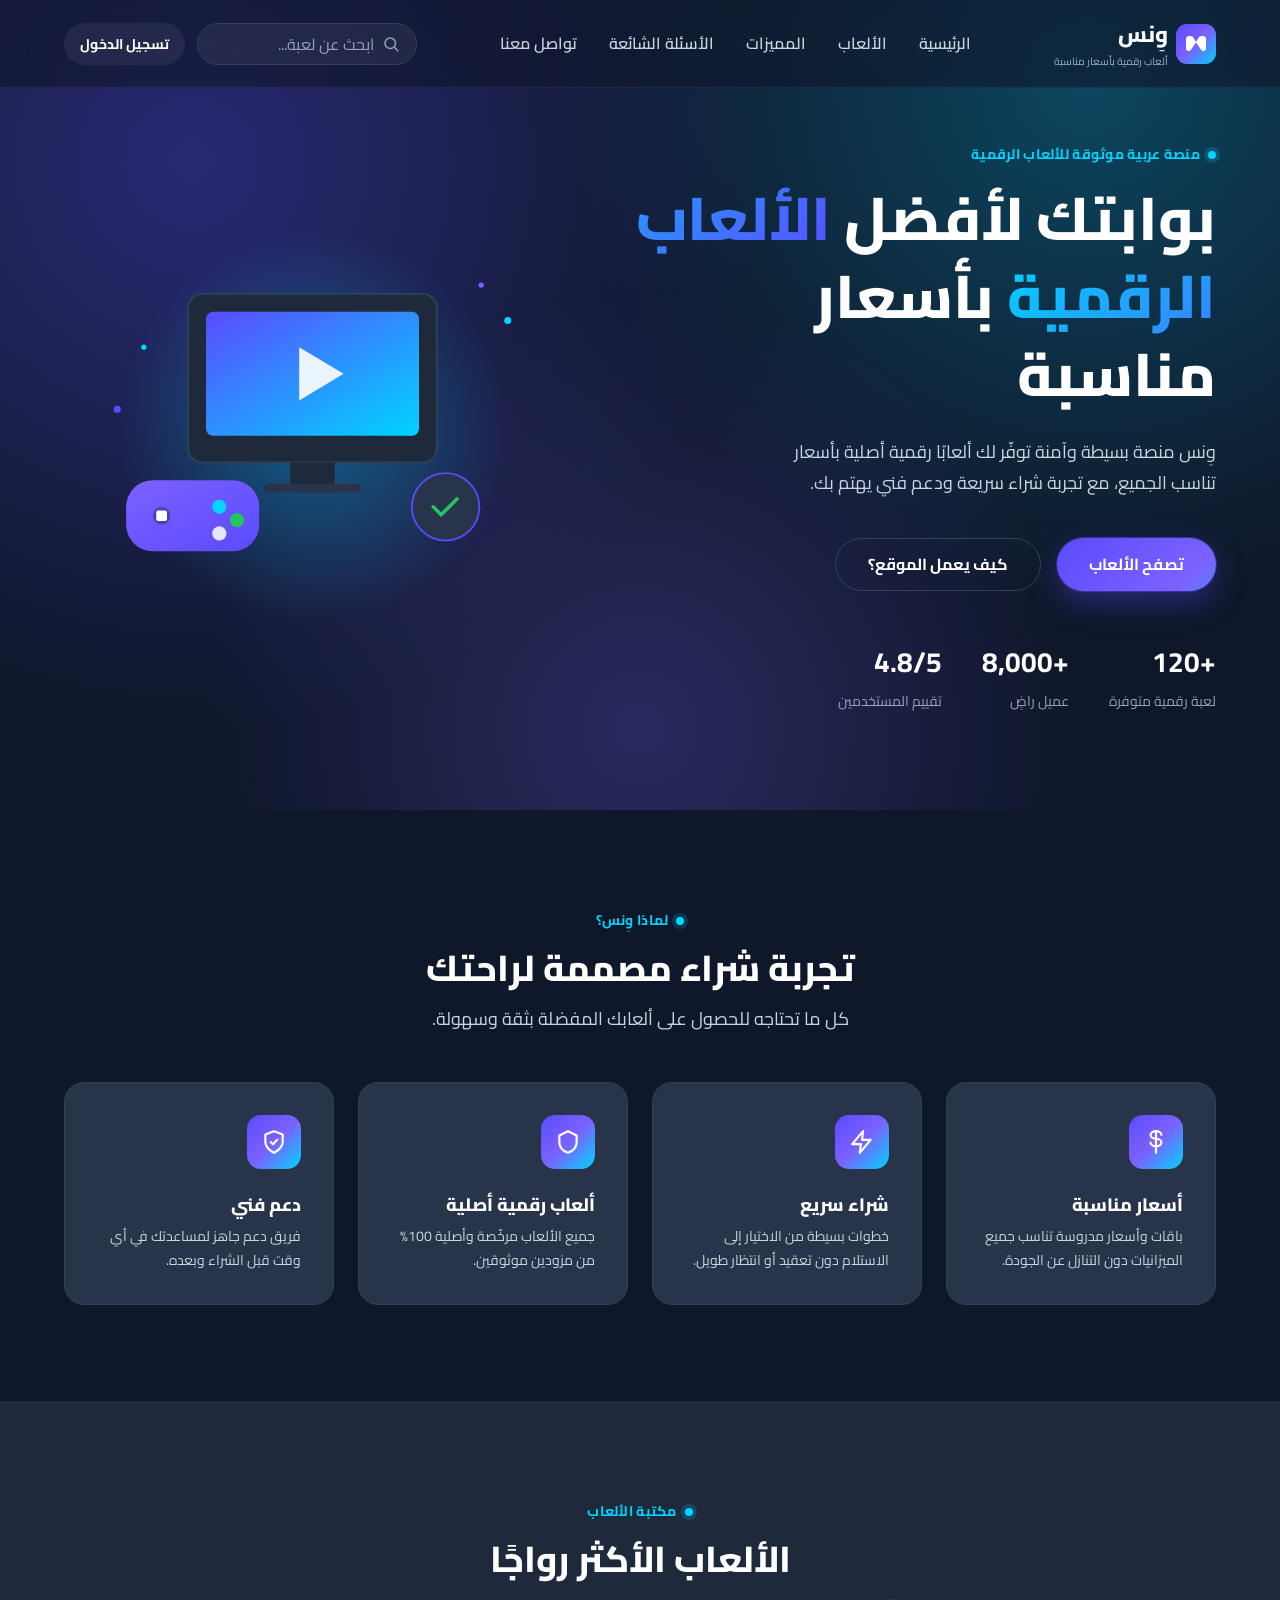
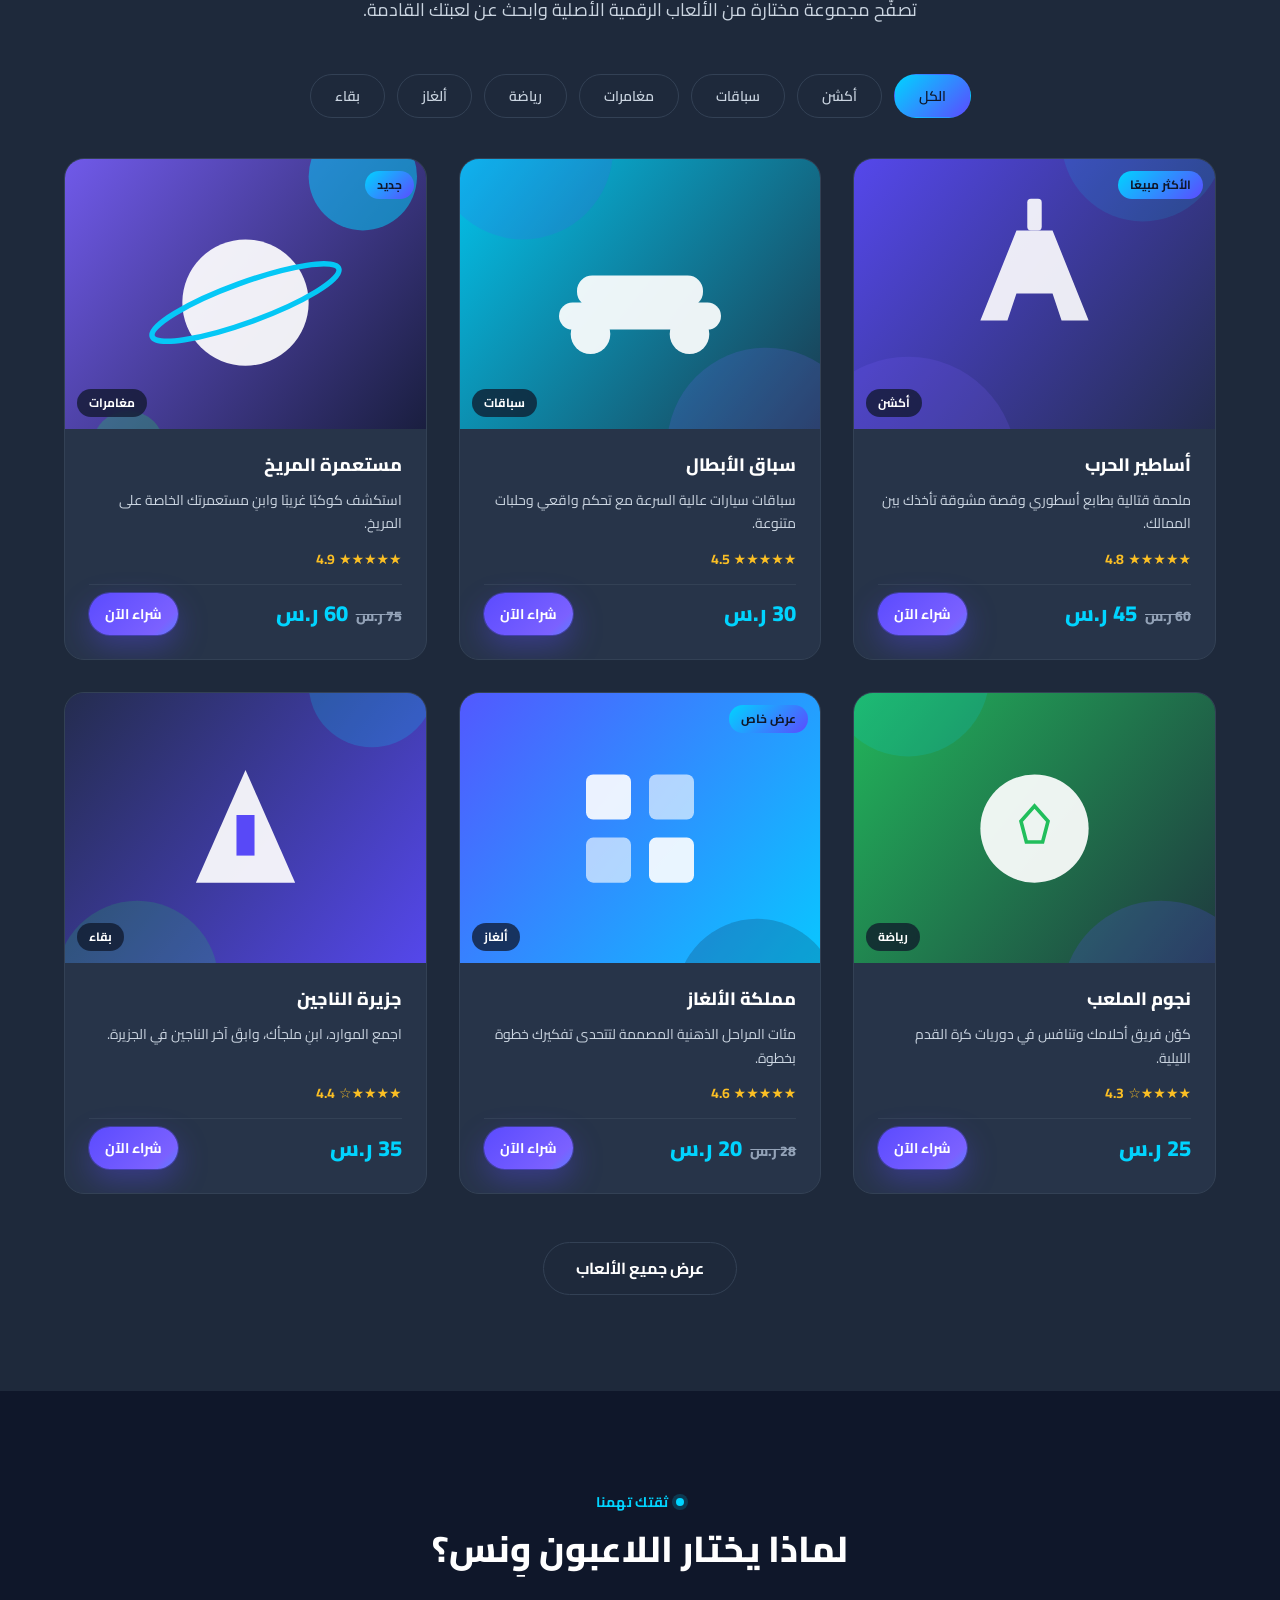
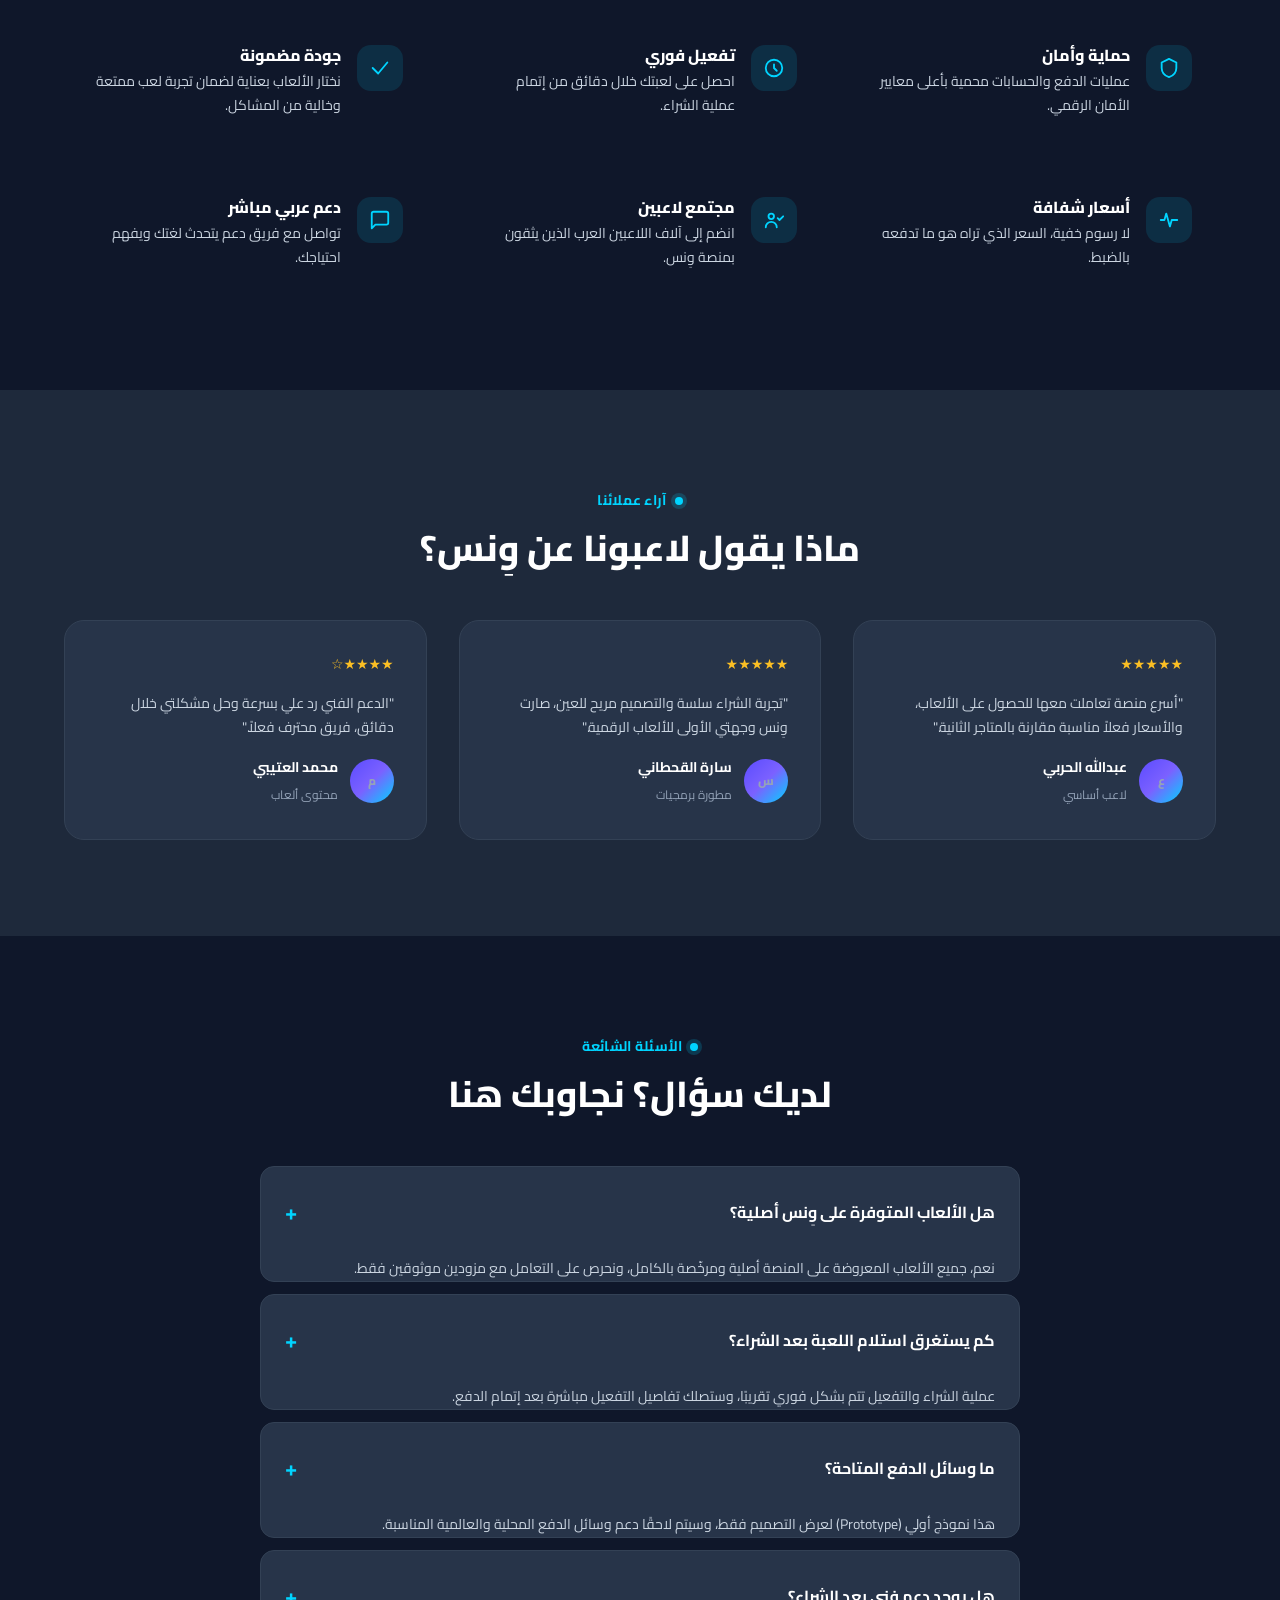
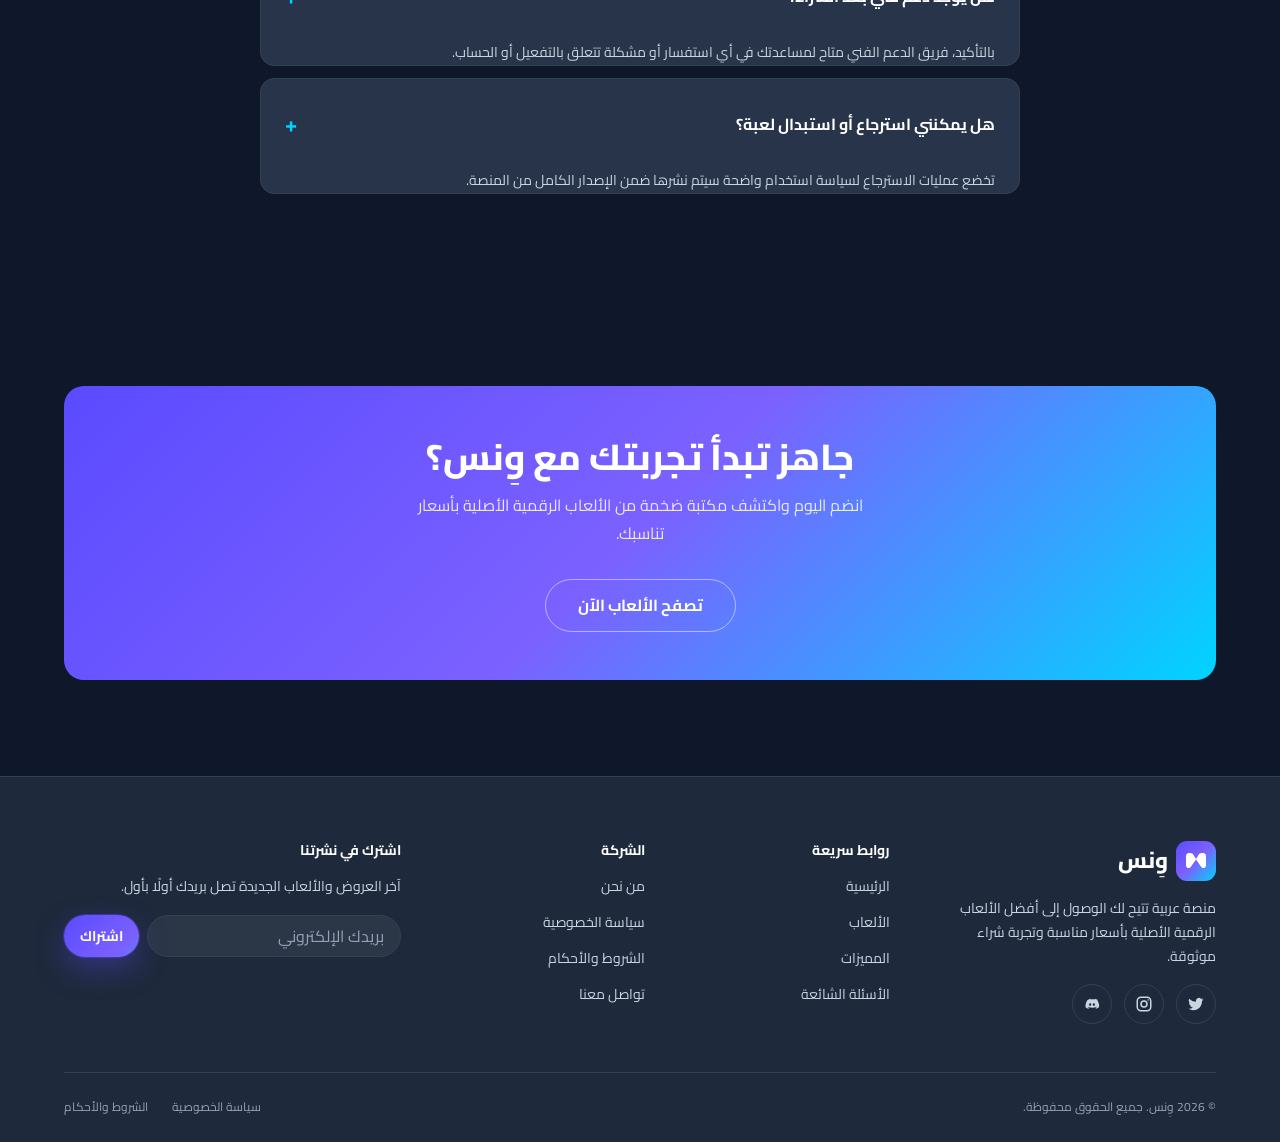
<file: index.html>
<!DOCTYPE html>
<html lang="ar" dir="rtl">
<head>
  <meta charset="UTF-8">
  <meta name="viewport" content="width=device-width, initial-scale=1.0">
  <title>وِنس | بوابتك لأفضل الألعاب الرقمية</title>
  <meta name="description" content="وِنس منصة عربية تتيح لك الوصول إلى أفضل الألعاب الرقمية الأصلية بأسعار مناسبة وبخطوات شراء سريعة وآمنة.">

  <link rel="icon" href="assets/icons/logo.svg" type="image/svg+xml">

  <!-- Google Fonts: Cairo + Tajawal -->
  <link rel="preconnect" href="https://fonts.googleapis.com">
  <link rel="preconnect" href="https://fonts.gstatic.com" crossorigin>
  <link href="https://fonts.googleapis.com/css2?family=Cairo:wght@400;500;600;700;800;900&family=Tajawal:wght@400;500;700&display=swap" rel="stylesheet">

  <link rel="stylesheet" href="css/variables.css">
  <link rel="stylesheet" href="css/style.css">
  <link rel="stylesheet" href="css/animations.css">
</head>
<body>
  <a class="skip-link" href="#main-content">تخطَّ إلى المحتوى الرئيسي</a>

  <!-- ============================ Header / Navbar ============================ -->
  <header class="site-header">
    <nav class="navbar container" aria-label="التنقل الرئيسي">
      <a href="#top" class="brand" aria-label="وِنس - الصفحة الرئيسية">
        <img src="assets/icons/logo.svg" alt="" width="40" height="40">
        <span>
          وِنس
          <span class="brand__tagline">ألعاب رقمية بأسعار مناسبة</span>
        </span>
      </a>

      <ul class="nav-links">
        <li><a href="#hero">الرئيسية</a></li>
        <li><a href="#games">الألعاب</a></li>
        <li><a href="#features">المميزات</a></li>
        <li><a href="#faq">الأسئلة الشائعة</a></li>
        <li><a href="#contact">تواصل معنا</a></li>
      </ul>

      <div class="navbar__actions">
        <label class="search-bar">
          <svg width="18" height="18" viewBox="0 0 24 24" fill="none" aria-hidden="true"><circle cx="11" cy="11" r="7" stroke="currentColor" stroke-width="2"/><path d="M21 21l-4.3-4.3" stroke="currentColor" stroke-width="2" stroke-linecap="round"/></svg>
          <span class="sr-only" style="position:absolute;width:1px;height:1px;overflow:hidden;clip:rect(0,0,0,0);">ابحث عن لعبة</span>
          <input type="search" class="js-search-input" placeholder="ابحث عن لعبة...">
        </label>

        <button class="btn btn--ghost btn--sm js-login-trigger" type="button">تسجيل الدخول</button>

        <button class="nav-toggle" type="button" aria-label="فتح قائمة التنقل" aria-expanded="false">
          <span></span><span></span><span></span>
        </button>
      </div>
    </nav>
  </header>

  <main id="main-content">
    <div id="top"></div>

    <!-- ============================ Hero ============================ -->
    <section class="hero" id="hero">
      <div class="hero__bg" aria-hidden="true"></div>
      <div class="container">
        <div class="hero__content">
          <span class="eyebrow">منصة عربية موثوقة للألعاب الرقمية</span>
          <h1>
            بوابتك لأفضل <span class="text-gradient">الألعاب الرقمية</span> بأسعار مناسبة
          </h1>
          <p>وِنس منصة بسيطة وآمنة توفّر لك ألعابًا رقمية أصلية بأسعار تناسب الجميع، مع تجربة شراء سريعة ودعم فني يهتم بك.</p>

          <div class="hero__actions">
            <a href="#games" class="btn btn--primary">تصفح الألعاب</a>
            <a href="#features" class="btn btn--secondary">كيف يعمل الموقع؟</a>
          </div>

          <div class="hero__stats">
            <div class="hero__stat">
              <strong>+120</strong>
              <span>لعبة رقمية متوفرة</span>
            </div>
            <div class="hero__stat">
              <strong>+8,000</strong>
              <span>عميل راضٍ</span>
            </div>
            <div class="hero__stat">
              <strong>4.8/5</strong>
              <span>تقييم المستخدمين</span>
            </div>
          </div>
        </div>

        <div class="hero__art">
          <img src="assets/images/hero-illustration.svg" alt="رسم توضيحي يجمع بين شاشة عرض ووحدة تحكم ألعاب" width="560" height="480">
        </div>
      </div>
    </section>

    <!-- ============================ Features ============================ -->
    <section class="section" id="features">
      <div class="container">
        <div class="section__head reveal">
          <span class="eyebrow">لماذا وِنس؟</span>
          <h2 class="section__title">تجربة شراء مصممة لراحتك</h2>
          <p class="section__subtitle">كل ما تحتاجه للحصول على ألعابك المفضلة بثقة وسهولة.</p>
        </div>

        <div class="features-grid reveal-stagger">
          <article class="feature-card card-lift reveal">
            <span class="feature-card__icon" aria-hidden="true">
              <svg width="26" height="26" viewBox="0 0 24 24" fill="none"><path d="M12 2v20M17 5.5c0-1.9-2.2-3.5-5-3.5s-5 1.6-5 3.5S9.2 9 12 9s5 1.6 5 3.5-2.2 3.5-5 3.5-5-1.6-5-3.5" stroke="currentColor" stroke-width="2" stroke-linecap="round"/></svg>
            </span>
            <h3>أسعار مناسبة</h3>
            <p>باقات وأسعار مدروسة تناسب جميع الميزانيات دون التنازل عن الجودة.</p>
          </article>

          <article class="feature-card card-lift reveal">
            <span class="feature-card__icon" aria-hidden="true">
              <svg width="26" height="26" viewBox="0 0 24 24" fill="none"><path d="M13 2L3 14h8l-1 8 10-12h-8l1-8z" stroke="currentColor" stroke-width="2" stroke-linejoin="round"/></svg>
            </span>
            <h3>شراء سريع</h3>
            <p>خطوات بسيطة من الاختيار إلى الاستلام دون تعقيد أو انتظار طويل.</p>
          </article>

          <article class="feature-card card-lift reveal">
            <span class="feature-card__icon" aria-hidden="true">
              <svg width="26" height="26" viewBox="0 0 24 24" fill="none"><path d="M12 2l8 4v6c0 5-3.4 8.4-8 10-4.6-1.6-8-5-8-10V6l8-4z" stroke="currentColor" stroke-width="2" stroke-linejoin="round"/></svg>
            </span>
            <h3>ألعاب رقمية أصلية</h3>
            <p>جميع الألعاب مرخّصة وأصلية 100% من مزودين موثوقين.</p>
          </article>

          <article class="feature-card card-lift reveal">
            <span class="feature-card__icon" aria-hidden="true">
              <svg width="26" height="26" viewBox="0 0 24 24" fill="none"><path d="M12 22s8-4 8-10V5l-8-3-8 3v7c0 6 8 10 8 10z" stroke="currentColor" stroke-width="2" stroke-linejoin="round"/><path d="M9 12l2 2 4-4" stroke="currentColor" stroke-width="2" stroke-linecap="round" stroke-linejoin="round"/></svg>
            </span>
            <h3>دعم فني</h3>
            <p>فريق دعم جاهز لمساعدتك في أي وقت قبل الشراء وبعده.</p>
          </article>
        </div>
      </div>
    </section>

    <!-- ============================ Popular Games ============================ -->
    <section class="section section--muted" id="games">
      <div class="container">
        <div class="section__head reveal">
          <span class="eyebrow">مكتبة الألعاب</span>
          <h2 class="section__title">الألعاب الأكثر رواجًا</h2>
          <p class="section__subtitle">تصفّح مجموعة مختارة من الألعاب الرقمية الأصلية وابحث عن لعبتك القادمة.</p>
        </div>

        <div class="games-toolbar">
          <button class="filter-chip is-active" type="button" data-category="الكل">الكل</button>
          <button class="filter-chip" type="button" data-category="أكشن">أكشن</button>
          <button class="filter-chip" type="button" data-category="سباقات">سباقات</button>
          <button class="filter-chip" type="button" data-category="مغامرات">مغامرات</button>
          <button class="filter-chip" type="button" data-category="رياضة">رياضة</button>
          <button class="filter-chip" type="button" data-category="ألغاز">ألغاز</button>
          <button class="filter-chip" type="button" data-category="بقاء">بقاء</button>
        </div>

        <div class="games-grid js-games-grid" aria-live="polite"></div>
        <p class="games-empty js-games-empty">لا توجد ألعاب مطابقة لبحثك، جرّب كلمة أخرى.</p>

        <div class="games-footer">
          <a href="#top" class="btn btn--secondary">عرض جميع الألعاب</a>
        </div>
      </div>
    </section>

    <!-- ============================ Why choose Wens ============================ -->
    <section class="section">
      <div class="container">
        <div class="section__head reveal">
          <span class="eyebrow">ثقتك تهمنا</span>
          <h2 class="section__title">لماذا يختار اللاعبون وِنس؟</h2>
        </div>

        <div class="why-grid reveal-stagger">
          <div class="why-item reveal">
            <span class="why-item__icon" aria-hidden="true">
              <svg width="22" height="22" viewBox="0 0 24 24" fill="none"><path d="M12 2l8 4v6c0 5-3.4 8.4-8 10-4.6-1.6-8-5-8-10V6l8-4z" stroke="currentColor" stroke-width="2" stroke-linejoin="round"/></svg>
            </span>
            <div>
              <h3>حماية وأمان</h3>
              <p>عمليات الدفع والحسابات محمية بأعلى معايير الأمان الرقمي.</p>
            </div>
          </div>

          <div class="why-item reveal">
            <span class="why-item__icon" aria-hidden="true">
              <svg width="22" height="22" viewBox="0 0 24 24" fill="none"><path d="M12 8v4l3 3" stroke="currentColor" stroke-width="2" stroke-linecap="round"/><circle cx="12" cy="12" r="9" stroke="currentColor" stroke-width="2"/></svg>
            </span>
            <div>
              <h3>تفعيل فوري</h3>
              <p>احصل على لعبتك خلال دقائق من إتمام عملية الشراء.</p>
            </div>
          </div>

          <div class="why-item reveal">
            <span class="why-item__icon" aria-hidden="true">
              <svg width="22" height="22" viewBox="0 0 24 24" fill="none"><path d="M4 12l6 6L20 6" stroke="currentColor" stroke-width="2" stroke-linecap="round" stroke-linejoin="round"/></svg>
            </span>
            <div>
              <h3>جودة مضمونة</h3>
              <p>نختار الألعاب بعناية لضمان تجربة لعب ممتعة وخالية من المشاكل.</p>
            </div>
          </div>

          <div class="why-item reveal">
            <span class="why-item__icon" aria-hidden="true">
              <svg width="22" height="22" viewBox="0 0 24 24" fill="none"><path d="M3 12h4l2-7 4 14 2-7h6" stroke="currentColor" stroke-width="2" stroke-linecap="round" stroke-linejoin="round"/></svg>
            </span>
            <div>
              <h3>أسعار شفافة</h3>
              <p>لا رسوم خفية، السعر الذي تراه هو ما تدفعه بالضبط.</p>
            </div>
          </div>

          <div class="why-item reveal">
            <span class="why-item__icon" aria-hidden="true">
              <svg width="22" height="22" viewBox="0 0 24 24" fill="none"><circle cx="9" cy="8" r="3" stroke="currentColor" stroke-width="2"/><path d="M3 20c0-3.3 2.7-6 6-6s6 2.7 6 6M16 10l2 2 4-4" stroke="currentColor" stroke-width="2" stroke-linecap="round" stroke-linejoin="round"/></svg>
            </span>
            <div>
              <h3>مجتمع لاعبين</h3>
              <p>انضم إلى آلاف اللاعبين العرب الذين يثقون بمنصة وِنس.</p>
            </div>
          </div>

          <div class="why-item reveal">
            <span class="why-item__icon" aria-hidden="true">
              <svg width="22" height="22" viewBox="0 0 24 24" fill="none"><path d="M21 15a2 2 0 01-2 2H7l-4 4V5a2 2 0 012-2h14a2 2 0 012 2v10z" stroke="currentColor" stroke-width="2" stroke-linejoin="round"/></svg>
            </span>
            <div>
              <h3>دعم عربي مباشر</h3>
              <p>تواصل مع فريق دعم يتحدث لغتك ويفهم احتياجك.</p>
            </div>
          </div>
        </div>
      </div>
    </section>

    <!-- ============================ Testimonials ============================ -->
    <section class="section section--muted">
      <div class="container">
        <div class="section__head reveal">
          <span class="eyebrow">آراء عملائنا</span>
          <h2 class="section__title">ماذا يقول لاعبونا عن وِنس؟</h2>
        </div>

        <div class="testimonials-grid js-testimonials-grid" aria-live="polite"></div>
      </div>
    </section>

    <!-- ============================ FAQ ============================ -->
    <section class="section" id="faq">
      <div class="container">
        <div class="section__head reveal">
          <span class="eyebrow">الأسئلة الشائعة</span>
          <h2 class="section__title">لديك سؤال؟ نجاوبك هنا</h2>
        </div>

        <div class="accordion js-accordion reveal"></div>
      </div>
    </section>

    <!-- ============================ CTA banner ============================ -->
    <section class="section" id="contact">
      <div class="container">
        <div class="cta-banner reveal">
          <h2>جاهز تبدأ تجربتك مع وِنس؟</h2>
          <p>انضم اليوم واكتشف مكتبة ضخمة من الألعاب الرقمية الأصلية بأسعار تناسبك.</p>
          <a href="#games" class="btn btn--secondary">تصفح الألعاب الآن</a>
        </div>
      </div>
    </section>
  </main>

  <!-- ============================ Footer ============================ -->
  <footer class="site-footer">
    <div class="container">
      <div class="footer-grid">
        <div class="footer-brand">
          <a href="#top" class="brand" aria-label="وِنس - الصفحة الرئيسية">
            <img src="assets/icons/logo.svg" alt="" width="40" height="40">
            <span>وِنس</span>
          </a>
          <p>منصة عربية تتيح لك الوصول إلى أفضل الألعاب الرقمية الأصلية بأسعار مناسبة وتجربة شراء موثوقة.</p>
          <div class="social-icons">
            <a href="#" aria-label="تابعنا على تويتر"><svg width="18" height="18" viewBox="0 0 24 24" fill="currentColor"><path d="M22 5.9c-.7.3-1.5.5-2.3.6.8-.5 1.5-1.3 1.8-2.3-.8.5-1.6.8-2.6 1a4 4 0 00-6.9 3.7A11.5 11.5 0 013 4.9a4 4 0 001.3 5.4c-.6 0-1.2-.2-1.7-.5v.1a4 4 0 003.3 4 4 4 0 01-1.8.1 4 4 0 003.8 2.8A8.1 8.1 0 012 18.4a11.5 11.5 0 006.3 1.8c7.5 0 11.7-6.3 11.7-11.7v-.5c.8-.6 1.5-1.3 2-2.1z"/></svg></a>
            <a href="#" aria-label="تابعنا على انستغرام"><svg width="18" height="18" viewBox="0 0 24 24" fill="none"><rect x="3" y="3" width="18" height="18" rx="5" stroke="currentColor" stroke-width="2"/><circle cx="12" cy="12" r="4" stroke="currentColor" stroke-width="2"/><circle cx="17.5" cy="6.5" r="1" fill="currentColor"/></svg></a>
            <a href="#" aria-label="تابعنا على ديسكورد"><svg width="18" height="18" viewBox="0 0 24 24" fill="currentColor"><path d="M20 6.5c-1.4-.7-2.9-1.1-4.4-1.4l-.2.4c1.3.3 2.6.8 3.8 1.5-1.9-.9-4-1.4-6.2-1.4s-4.3.5-6.2 1.4c1.2-.7 2.5-1.2 3.8-1.5l-.2-.4C9 5.4 7.4 5.8 6 6.5 3.8 9.8 3.1 13 3.4 16.2a13 13 0 004 2l.8-1.2c-.7-.3-1.4-.6-2-1 .2-.1.3-.2.5-.3 3.7 1.7 7.7 1.7 11.4 0l.5.3c-.6.4-1.3.7-2 1l.8 1.2c1.5-.5 2.9-1.2 4-2 .4-3.7-.6-6.9-2.4-9.7zM9.5 14.3c-.8 0-1.5-.8-1.5-1.7s.7-1.7 1.5-1.7 1.5.8 1.5 1.7-.7 1.7-1.5 1.7zm5 0c-.8 0-1.5-.8-1.5-1.7s.7-1.7 1.5-1.7 1.5.8 1.5 1.7-.7 1.7-1.5 1.7z"/></svg></a>
          </div>
        </div>

        <div>
          <h3 class="footer-heading">روابط سريعة</h3>
          <nav class="footer-links" aria-label="روابط الفوتر">
            <a href="#hero">الرئيسية</a>
            <a href="#games">الألعاب</a>
            <a href="#features">المميزات</a>
            <a href="#faq">الأسئلة الشائعة</a>
          </nav>
        </div>

        <div>
          <h3 class="footer-heading">الشركة</h3>
          <nav class="footer-links" aria-label="روابط الشركة">
            <a href="#">من نحن</a>
            <a href="#">سياسة الخصوصية</a>
            <a href="#">الشروط والأحكام</a>
            <a href="#contact">تواصل معنا</a>
          </nav>
        </div>

        <div>
          <h3 class="footer-heading">اشترك في نشرتنا</h3>
          <p style="color: var(--color-text-muted); font-size: var(--fs-sm);">آخر العروض والألعاب الجديدة تصل بريدك أولًا بأول.</p>
          <form class="newsletter" onsubmit="return false;">
            <label class="sr-only" for="newsletter-email" style="position:absolute;width:1px;height:1px;overflow:hidden;clip:rect(0,0,0,0);">البريد الإلكتروني</label>
            <input type="email" id="newsletter-email" placeholder="بريدك الإلكتروني" required>
            <button type="submit" class="btn btn--primary btn--sm">اشتراك</button>
          </form>
        </div>
      </div>

      <div class="footer-bottom">
        <p>© <span class="js-year">2026</span> وِنس. جميع الحقوق محفوظة.</p>
        <div class="footer-bottom__links">
          <a href="#">سياسة الخصوصية</a>
          <a href="#">الشروط والأحكام</a>
        </div>
      </div>
    </div>
  </footer>

  <!-- ============================ Modal (prototype) ============================ -->
  <div class="modal js-modal" aria-hidden="true" role="dialog" aria-modal="true" aria-labelledby="modal-title">
    <div class="modal__overlay"></div>
    <div class="modal__dialog">
      <button class="modal__close" type="button" aria-label="إغلاق">✕</button>
      <span class="modal__icon js-modal-icon" aria-hidden="true">
        <svg width="24" height="24" viewBox="0 0 24 24" fill="none"><path d="M4 12l6 6L20 6" stroke="currentColor" stroke-width="2.5" stroke-linecap="round" stroke-linejoin="round"/></svg>
      </span>
      <h3 id="modal-title" class="js-modal-title">تمت العملية بنجاح</h3>
      <p class="js-modal-message">هذا نموذج أولي للتصميم فقط.</p>
      <button class="btn btn--primary btn--block modal-confirm-close" type="button">حسنًا، فهمت</button>
    </div>
  </div>

  <!-- ============================ Toast ============================ -->
  <div class="toast js-toast" role="status" aria-live="polite">
    <span class="toast__icon" aria-hidden="true">
      <svg width="20" height="20" viewBox="0 0 24 24" fill="none"><path d="M4 12l6 6L20 6" stroke="currentColor" stroke-width="2.5" stroke-linecap="round" stroke-linejoin="round"/></svg>
    </span>
    <p class="js-toast-message">تم تنفيذ العملية بنجاح.</p>
  </div>

  <script src="js/data.js"></script>
  <script src="js/animations.js"></script>
  <script src="js/app.js"></script>
</body>
</html>
</file>
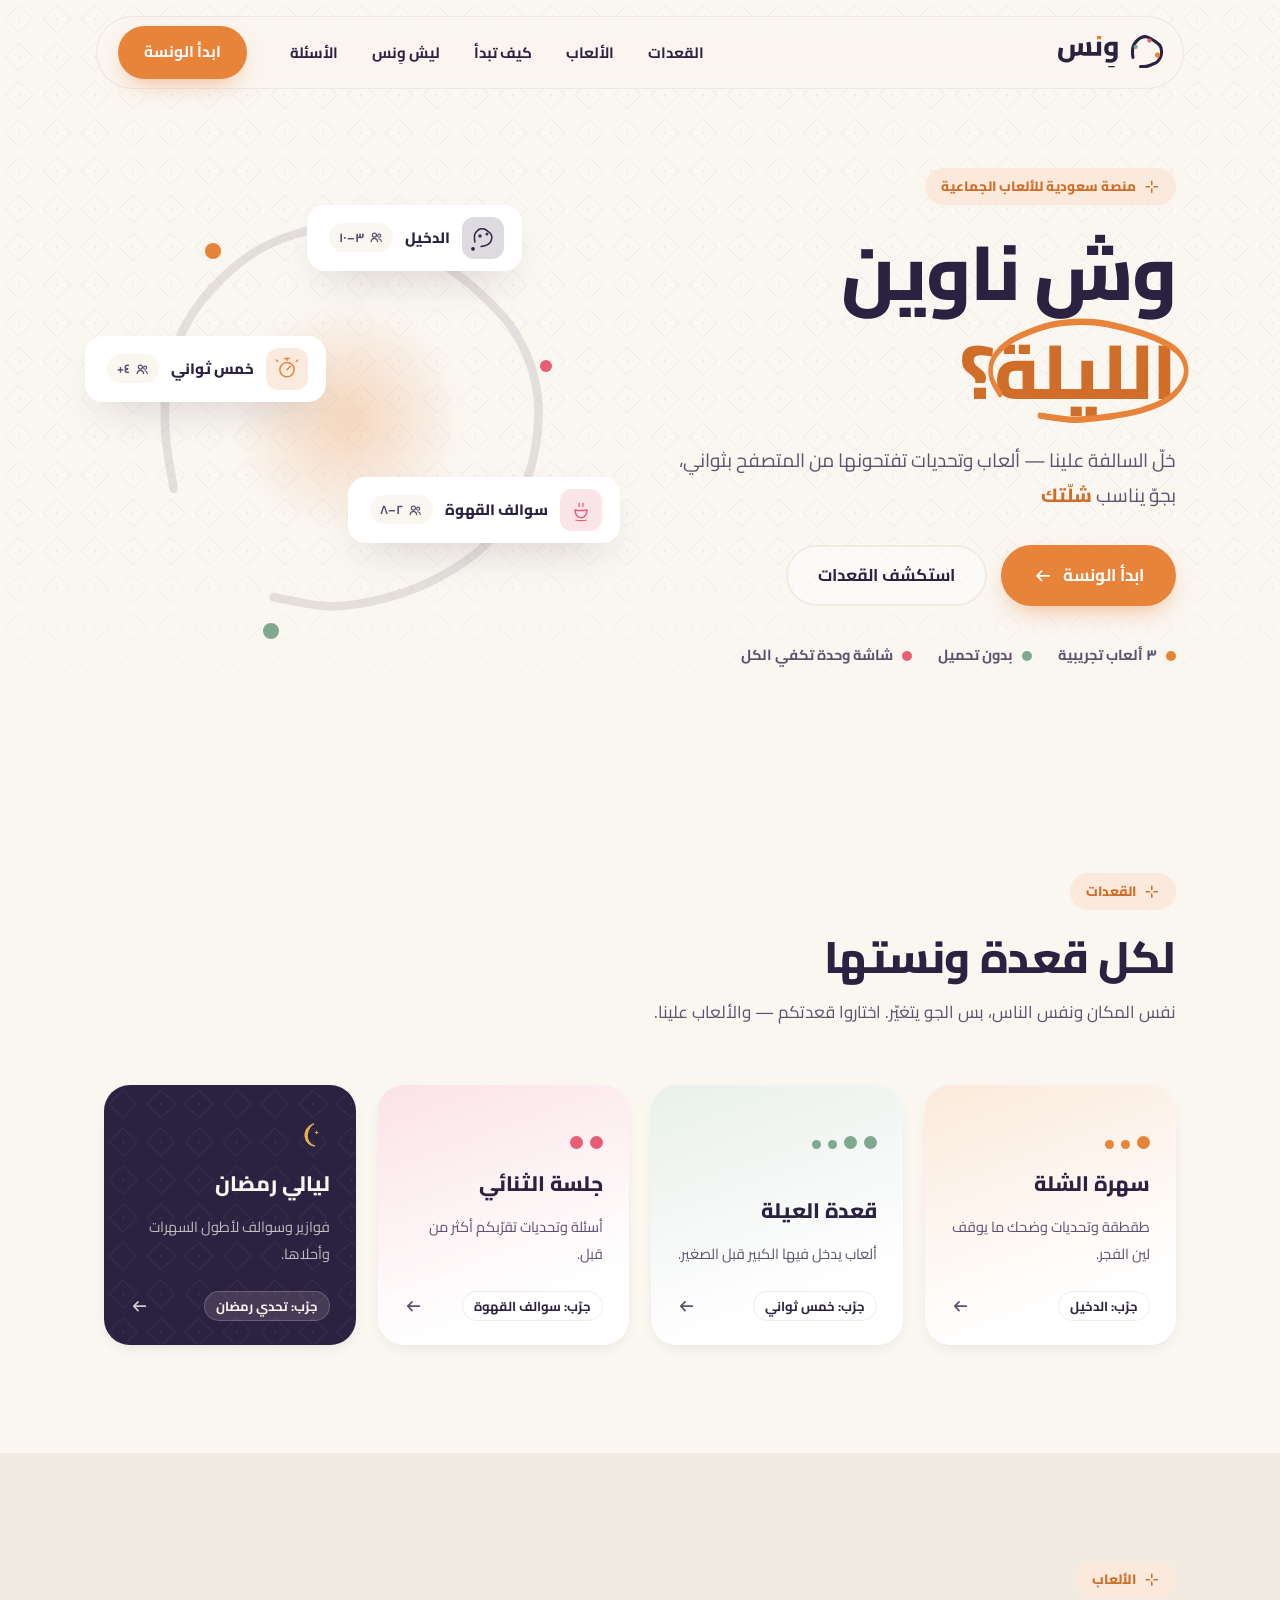
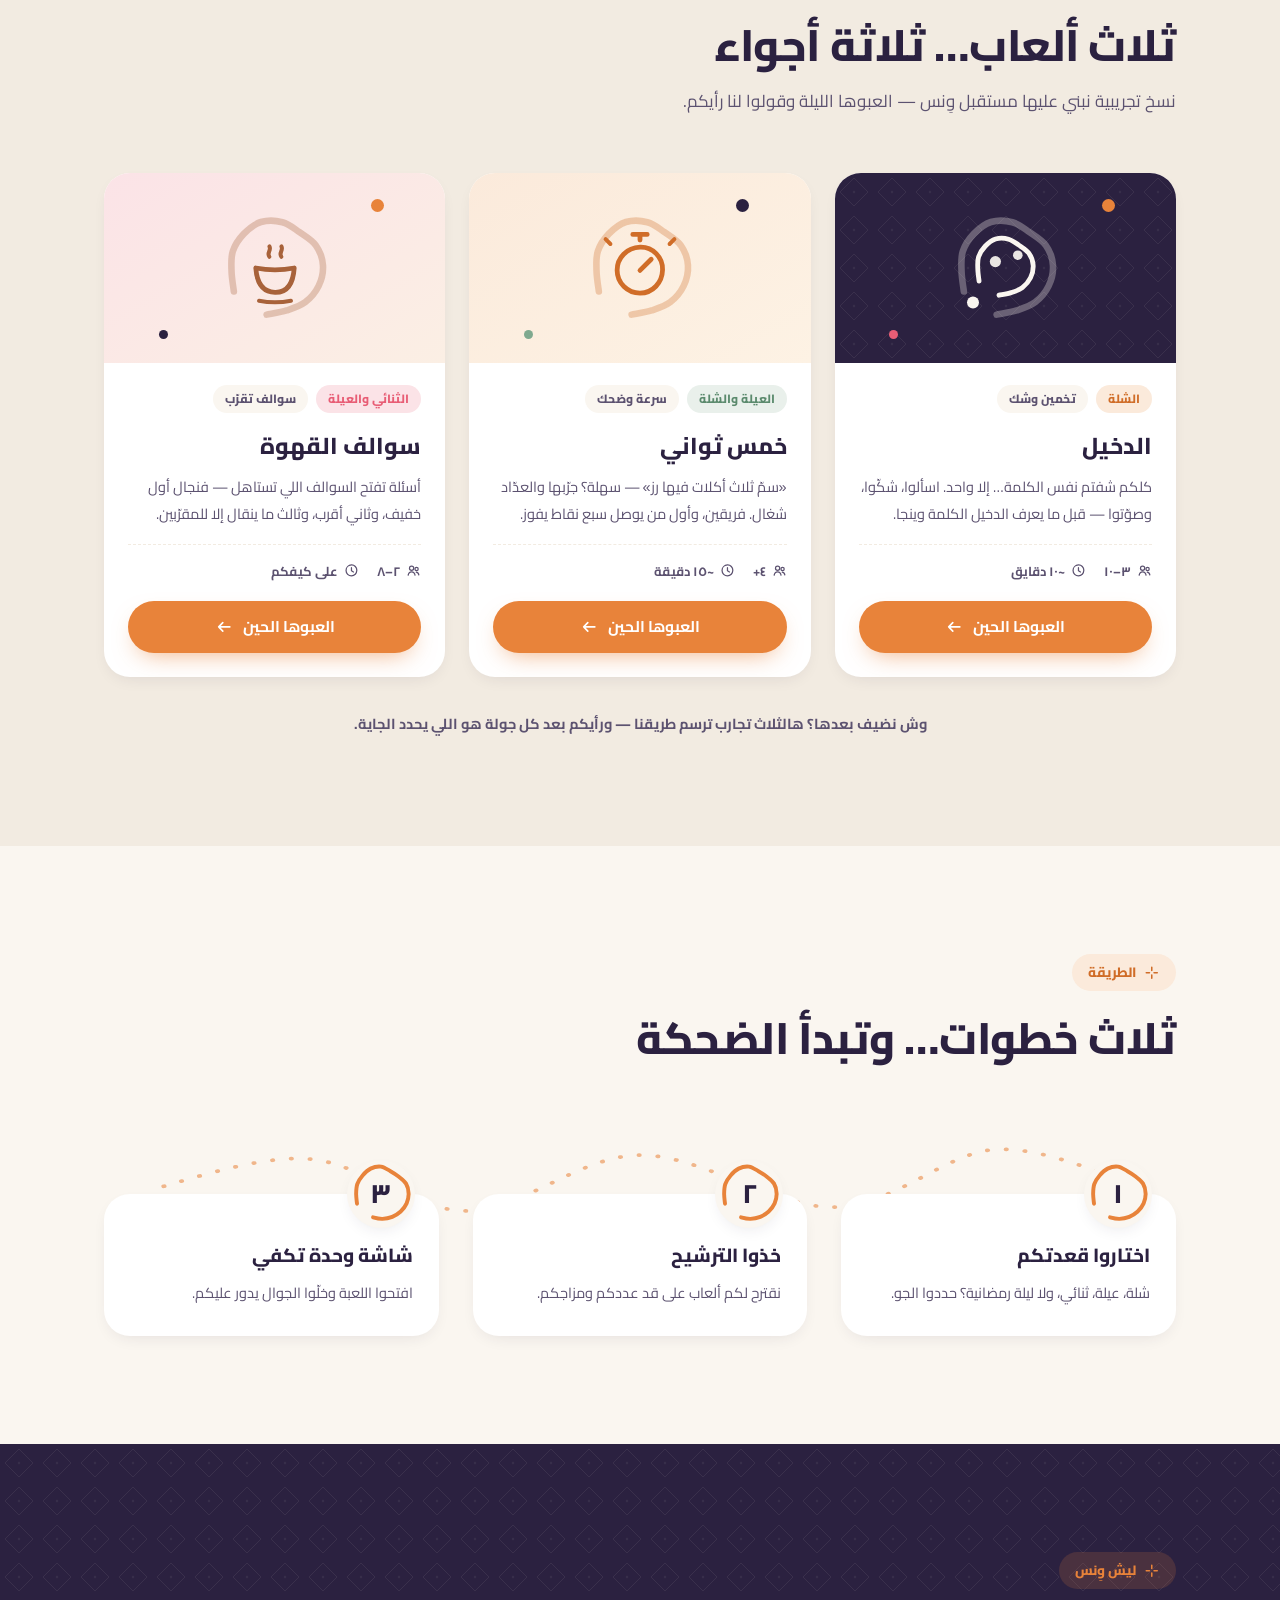
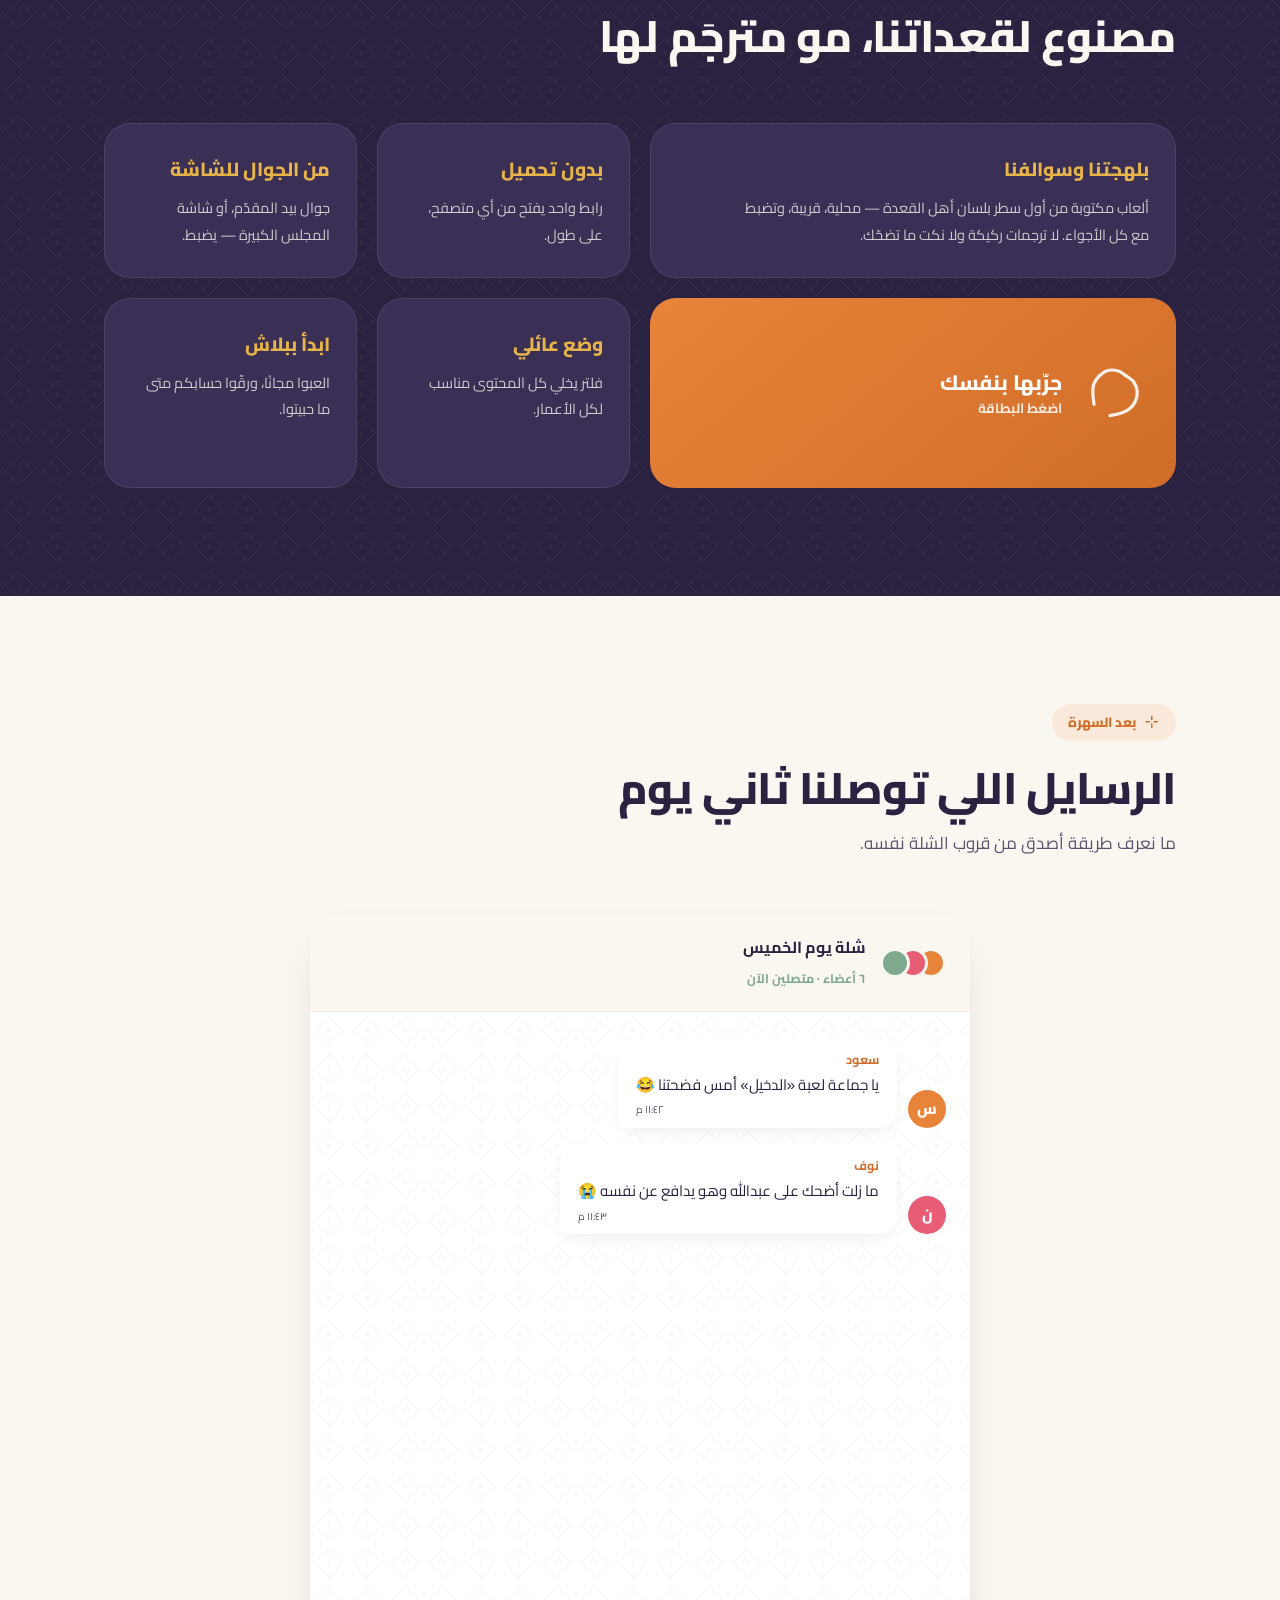
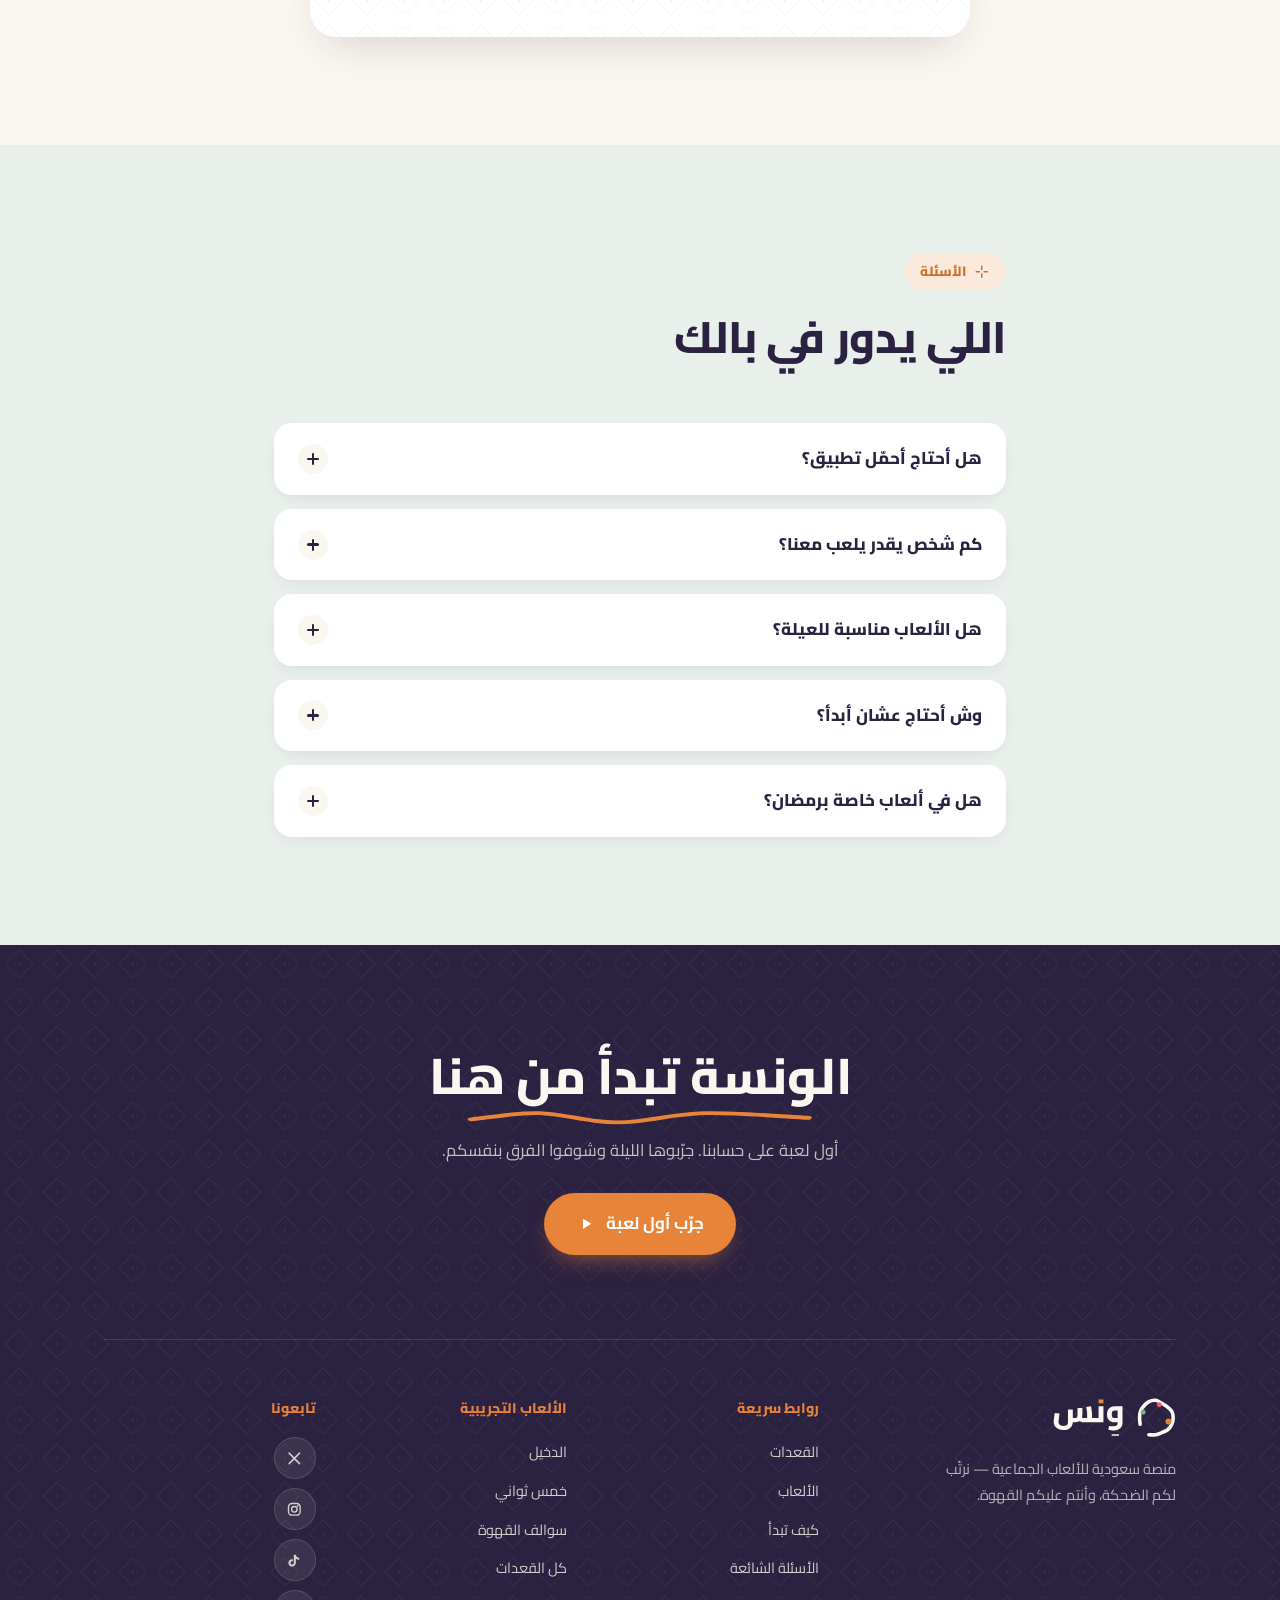
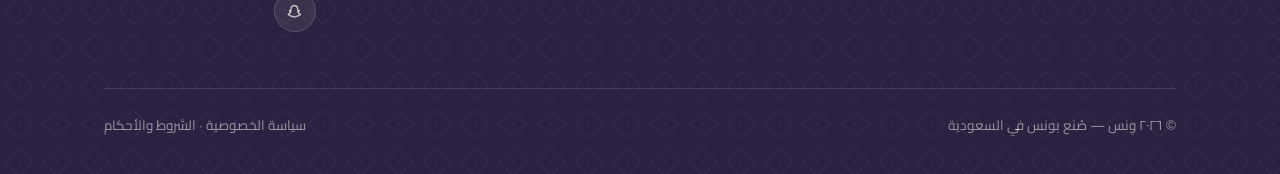
<file: docs/index.html>
<!DOCTYPE html>
<html lang="ar" dir="rtl">
<head>
  <meta charset="UTF-8">
  <meta name="viewport" content="width=device-width, initial-scale=1.0">
  <title>وِنس — وش ناوين الليلة؟</title>
  <meta name="description" content="وِنس: منصة سعودية للألعاب الجماعية. ألعاب وتحديات تفتحها من المتصفح بثواني — للشلة، للعيلة، للثنائي، ولليالي رمضان.">
  <meta name="theme-color" content="#FAF6F0">
  <meta property="og:title" content="وِنس — وش ناوين الليلة؟">
  <meta property="og:description" content="ألعاب جماعية بلهجتنا، بدون تحميل. الونسة تبدأ من هنا.">
  <link rel="icon" type="image/svg+xml" href="assets/logo-mark.svg">
  <link rel="stylesheet" href="css/styles.css">
</head>
<body>

<!-- ═══════════════════ مكتبة الرموز (SVG Sprite) ═══════════════════
     كل الأيقونات والرسوم معرّفة مرة واحدة ويُعاد استخدامها بـ <use> -->
<svg class="sprite" aria-hidden="true">
  <!-- أيقونات واجهة -->
  <symbol id="i-people" viewBox="0 0 24 24">
    <circle cx="9" cy="8.5" r="3.4" fill="none" stroke="currentColor" stroke-width="2"/>
    <path d="M3.5 19.5c.6-3.6 2.8-5.4 5.5-5.4s4.9 1.8 5.5 5.4" fill="none" stroke="currentColor" stroke-width="2" stroke-linecap="round"/>
    <circle cx="17" cy="9.5" r="2.6" fill="none" stroke="currentColor" stroke-width="2"/>
    <path d="M16.4 14.6c2.3.3 3.8 1.9 4.2 4.6" fill="none" stroke="currentColor" stroke-width="2" stroke-linecap="round"/>
  </symbol>
  <symbol id="i-clock" viewBox="0 0 24 24">
    <path d="M12 3.2c4.9-.2 8.7 3.9 8.6 8.6-.1 4.9-3.7 8.9-8.6 8.9-4.7 0-8.7-3.8-8.7-8.7C3.3 7.3 7 3.4 12 3.2Z" fill="none" stroke="currentColor" stroke-width="2"/>
    <path d="M12 7.5v5l3.2 2" fill="none" stroke="currentColor" stroke-width="2" stroke-linecap="round" stroke-linejoin="round"/>
  </symbol>
  <symbol id="i-arrow" viewBox="0 0 24 24">
    <path d="M20 12H5m0 0 5.5-5.7M5 12l5.5 5.7" fill="none" stroke="currentColor" stroke-width="2.2" stroke-linecap="round" stroke-linejoin="round"/>
  </symbol>
  <symbol id="i-spark" viewBox="0 0 24 24">
    <path d="M12 3.5v5m0 7v5M3.5 12h5m7 0h5" stroke="currentColor" stroke-width="2.4" stroke-linecap="round"/>
  </symbol>
  <symbol id="i-play" viewBox="0 0 24 24">
    <path d="M8.6 5.8c-.2 4.2-.2 8.3 0 12.5 3.6-2 7-4.1 10.2-6.3C15.6 9.8 12.2 7.7 8.6 5.8Z" fill="currentColor"/>
  </symbol>
  <symbol id="i-x" viewBox="0 0 24 24">
    <path d="M4.5 4.5 19.4 19.6M19.5 4.5 4.6 19.6" fill="none" stroke="currentColor" stroke-width="2.2" stroke-linecap="round"/>
  </symbol>
  <symbol id="i-instagram" viewBox="0 0 24 24">
    <rect x="3.6" y="3.6" width="16.8" height="16.8" rx="5" fill="none" stroke="currentColor" stroke-width="2"/>
    <circle cx="12" cy="12" r="4" fill="none" stroke="currentColor" stroke-width="2"/>
    <circle cx="17" cy="7" r="1.4" fill="currentColor"/>
  </symbol>
  <symbol id="i-tiktok" viewBox="0 0 24 24">
    <path d="M14.2 4c.5 2.6 2 4.1 4.8 4.4v3c-1.9 0-3.5-.6-4.8-1.6v5.7c0 3.2-2.3 5.5-5.4 5.5-3 0-5.3-2.3-5.3-5.3 0-3.4 3-5.8 6.3-5.2v3.1c-1.7-.5-3.2.6-3.2 2.1 0 1.3 1 2.3 2.3 2.3 1.4 0 2.3-1 2.3-2.6V4h3Z" fill="currentColor"/>
  </symbol>
  <symbol id="i-snap" viewBox="0 0 24 24">
    <path d="M12 3.6c3 0 4.9 2.2 4.9 5.1l-.1 2.2c.7.4 1.5.2 2.2-.1.4.9-.9 1.7-1.8 2 .5 1.9 2.2 3.2 3.8 3.5-.3 1-1.7 1.4-2.9 1.5-.3.8-.5 1.3-1.2 1.2-.9-.1-1.7-.3-2.7.4-.7.6-1.4.9-2.2.9s-1.5-.3-2.2-.9c-1-.7-1.8-.5-2.7-.4-.7.1-.9-.4-1.2-1.2-1.2-.1-2.6-.5-2.9-1.5 1.6-.3 3.3-1.6 3.8-3.5-.9-.3-2.2-1.1-1.8-2 .7.3 1.5.5 2.2.1L7.1 8.7c0-2.9 1.9-5.1 4.9-5.1Z" fill="none" stroke="currentColor" stroke-width="1.8" stroke-linejoin="round"/>
  </symbol>

  <!-- الحلقة المرسومة باليد — لأغلفة الألعاب -->
  <symbol id="ring-cover" viewBox="0 0 120 120">
    <path d="M22.6 81.4 C22.3 78.3 20.6 69.1 20.5 62.9 C20.3 56.8 19.8 50.3 21.7 44.7 C23.6 39.0 27.4 33.4 31.6 29.0 C35.9 24.6 41.3 20.0 47.2 18.2 C53.0 16.5 60.9 16.8 66.7 18.4 C72.6 19.9 77.0 23.8 82.1 27.3 C87.1 30.8 93.5 34.3 97.1 39.4 C100.7 44.4 103.2 51.3 103.6 57.5 C104.0 63.7 102.4 70.7 99.7 76.3 C97.0 81.9 92.3 87.4 87.5 91.1 C82.6 94.8 76.5 96.7 70.6 98.6 C64.8 100.5 55.4 101.7 52.4 102.4" fill="none" stroke="currentColor" stroke-width="6" stroke-linecap="round"/>
  </symbol>

  <!-- هلال — لبطاقة رمضان -->
  <symbol id="g-riddle" viewBox="0 0 120 120">
    <path d="M72 26C50 33 41 52 46.5 71 51 85 62 93 75 93 58 88 50 72 52.5 56 54.5 43 62 32 72 26Z" fill="currentColor" stroke="currentColor" stroke-width="3" stroke-linejoin="round"/>
    <path d="M80 46l1.8 5 5 1.8-5 1.8-1.8 5-1.8-5-5-1.8 5-1.8 1.8-5Z" fill="currentColor"/>
  </symbol>

  <!-- رموز الألعاب التجريبية الثلاث -->
  <symbol id="g-dakheel" viewBox="0 0 120 120"><!-- الدخيل: حلقة وفيها نقطة برا -->
    <path d="M27.6 76.4c-.3-2.6-1.5-10.2-1.6-15.3-.2-5.1-.6-10.5 1-15.2 1.6-4.7 4.7-9.4 8.2-13.1 3.6-3.7 8.1-7.5 13-9 4.9-1.4 11.4-1.2 16.3.2 4.9 1.3 8.6 4.5 12.8 7.4 4.2 2.9 9.5 5.9 12.5 10.1 3 4.2 5.1 9.9 5.4 15.1.3 5.2-1 11-3.3 15.6-2.3 4.7-6.2 9.2-10.2 12.3-4 3.1-9.1 4.7-14 6.3-4.9 1.6-12.7 2.6-15.2 3.2" fill="none" stroke="currentColor" stroke-width="6" stroke-linecap="round"/>
    <circle cx="48" cy="52" r="7" fill="currentColor" opacity=".92"/>
    <circle cx="76" cy="44" r="6" fill="currentColor" opacity=".92"/>
    <circle cx="20" cy="103" r="7.5" fill="currentColor"/>
  </symbol>
  <symbol id="g-khams" viewBox="0 0 120 120"><!-- خمس ثواني: ساعة إيقاف -->
    <path d="M60 34c16-.6 28.6 12.7 28.2 28.2C87.8 78.3 76 91.4 60 91.4c-15.4 0-28.6-12.6-28.6-28.6C31.4 47.2 43.6 34.6 60 34Z" fill="none" stroke="currentColor" stroke-width="6"/>
    <path d="M60 63 74 49" fill="none" stroke="currentColor" stroke-width="6" stroke-linecap="round"/>
    <path d="M60 25v-7M51 18h18" fill="none" stroke="currentColor" stroke-width="6" stroke-linecap="round"/>
    <path d="M97 30l6-6M23 30l-6-6" fill="none" stroke="currentColor" stroke-width="5" stroke-linecap="round"/>
  </symbol>
  <symbol id="g-qahwa" viewBox="0 0 120 120"><!-- سوالف القهوة: فنجان وبخار -->
    <path d="M36 60c1 15 6 30 24 30.5C78.5 91 83 75 84 60c-16 3-32 3-48 0Z" fill="none" stroke="currentColor" stroke-width="6" stroke-linejoin="round"/>
    <path d="M53 46c-4-5 3-8 0-13M68 46c-4-5 3-8 0-13" fill="none" stroke="currentColor" stroke-width="5" stroke-linecap="round"/>
    <path d="M40 101c13 2.5 27 2.5 40 0" fill="none" stroke="currentColor" stroke-width="5" stroke-linecap="round"/>
  </symbol>
</svg>

<!-- ═══════════════════ التنقّل ═══════════════════ -->
<header class="site-head">
  <nav class="nav" aria-label="التنقل الرئيسي">
    <a class="nav-logo" href="#top" aria-label="ونس — الرئيسية">
      <img src="assets/logo.svg" alt="وِنس" width="118" height="41">
    </a>
    <ul class="nav-links">
      <li><a href="#occasions">القعدات</a></li>
      <li><a href="#games">الألعاب</a></li>
      <li><a href="#how">كيف تبدأ</a></li>
      <li><a href="#why">ليش وِنس</a></li>
      <li><a href="#faq">الأسئلة</a></li>
    </ul>
    <a class="btn btn-primary nav-cta" href="#games">ابدأ الونسة</a>
    <button class="nav-burger" aria-label="فتح القائمة" aria-expanded="false" aria-controls="mobileMenu">
      <span></span><span></span>
    </button>
  </nav>
</header>

<!-- قائمة الجوال -->
<div class="mobile-menu" id="mobileMenu" hidden>
  <ul>
    <li><a href="#occasions">القعدات</a></li>
    <li><a href="#games">الألعاب</a></li>
    <li><a href="#how">كيف تبدأ</a></li>
    <li><a href="#why">ليش وِنس</a></li>
    <li><a href="#faq">الأسئلة</a></li>
  </ul>
  <a class="btn btn-primary" href="#games">ابدأ الونسة</a>
</div>

<main id="top">

  <!-- ═══════════════════ الواجهة ═══════════════════ -->
  <section class="hero">
    <div class="container hero-grid">
      <div class="hero-copy">
        <p class="eyebrow" data-reveal>
          <svg class="ic"><use href="#i-spark"/></svg>
          منصة سعودية للألعاب الجماعية
        </p>
        <h1 class="hero-title" data-reveal>
          وش ناوين
          <span class="circled">
            الليلة؟
            <svg class="circled-stroke" viewBox="0 0 260 110" aria-hidden="true" preserveAspectRatio="none">
              <path d="M25.3 74.9 C23.5 72.5 16.5 65.3 14.9 60.4 C13.4 55.6 13.3 50.6 16.0 45.9 C18.8 41.2 24.2 36.3 31.5 32.2 C38.8 28.0 48.7 24.2 59.6 21.1 C70.4 17.9 83.4 14.8 96.6 13.4 C109.8 11.9 125.2 11.6 138.8 12.4 C152.4 13.2 166.0 15.9 178.2 18.1 C190.3 20.4 202.0 23.0 212.0 26.2 C222.0 29.4 232.0 33.0 238.2 37.3 C244.4 41.5 248.1 46.9 249.1 51.8 C250.1 56.7 248.1 62.1 244.2 66.8 C240.2 71.5 233.7 76.4 225.3 80.2 C216.8 83.9 205.2 87.0 193.6 89.4 C182.0 91.8 168.7 93.3 155.5 94.6 C142.3 95.9 127.9 97.4 114.2 97.2 C100.5 97.0 80.1 94.2 73.3 93.6"/>
            </svg>
          </span>
        </h1>
        <p class="hero-sub" data-reveal>
          خلّ السالفة علينا — ألعاب وتحديات تفتحونها من المتصفح بثواني،
          بجوّ يناسب <span class="rotator" id="rotator">شلّتك</span>
        </p>
        <div class="hero-actions" data-reveal>
          <a class="btn btn-primary btn-lg" href="#games">
            ابدأ الونسة
            <svg class="ic"><use href="#i-arrow"/></svg>
          </a>
          <a class="btn btn-ghost btn-lg" href="#occasions">استكشف القعدات</a>
        </div>
        <ul class="hero-proof" data-reveal>
          <li><span class="dot dot-amber"></span>‏٣ ألعاب تجريبية</li>
          <li><span class="dot dot-sage"></span>بدون تحميل</li>
          <li><span class="dot dot-rose"></span>شاشة وحدة تكفي الكل</li>
        </ul>
      </div>

      <!-- مسرح الواجهة: حلقة كبيرة تدور حولها بطاقات الألعاب -->
      <div class="hero-stage" aria-hidden="true">
        <svg class="stage-ring" viewBox="0 0 520 520">
          <path d="M58.9 341.4 C57.3 330.7 50.5 298.6 49.3 277.0 C48.1 255.4 47.8 233.1 51.8 212.0 C55.8 190.9 63.1 169.4 73.3 150.4 C83.6 131.5 97.7 113.6 113.2 98.4 C128.7 83.1 146.6 68.9 166.3 59.0 C186.0 49.2 209.2 41.4 231.2 39.2 C253.2 36.9 277.4 40.0 298.3 45.4 C319.2 50.8 338.2 61.0 356.7 71.5 C375.1 82.1 392.8 94.3 409.1 108.9 C425.5 123.4 443.0 139.9 454.9 158.7 C466.7 177.4 475.8 199.6 480.0 221.1 C484.2 242.7 483.4 266.3 480.1 288.1 C476.9 310.0 470.3 332.4 460.5 352.1 C450.7 371.8 437.0 391.0 421.3 406.4 C405.7 421.8 385.7 434.4 366.6 444.6 C347.6 454.8 327.5 462.3 306.9 467.9 C286.2 473.4 264.6 478.2 242.6 478.1 C220.6 478.0 186.2 469.1 174.9 467.3" fill="none" stroke="currentColor" stroke-width="10" stroke-linecap="round"/>
        </svg>
        <span class="stage-glow"></span>
        <span class="stage-dot dot-amber" style="--x:76%; --y:14%"></span>
        <span class="stage-dot dot-rose"  style="--x:8%;  --y:38%"></span>
        <span class="stage-dot dot-sage"  style="--x:64%; --y:92%"></span>

        <div class="float-card fc-1">
          <span class="fc-icon" style="--tint: var(--night)"><svg><use href="#g-dakheel"/></svg></span>
          <span class="fc-name">الدخيل</span>
          <span class="fc-meta"><svg class="ic"><use href="#i-people"/></svg>‏٣–١٠</span>
        </div>
        <div class="float-card fc-2">
          <span class="fc-icon" style="--tint: var(--amber)"><svg><use href="#g-khams"/></svg></span>
          <span class="fc-name">خمس ثواني</span>
          <span class="fc-meta"><svg class="ic"><use href="#i-people"/></svg>‏٤+</span>
        </div>
        <div class="float-card fc-3">
          <span class="fc-icon" style="--tint: var(--rose)"><svg><use href="#g-qahwa"/></svg></span>
          <span class="fc-name">سوالف القهوة</span>
          <span class="fc-meta"><svg class="ic"><use href="#i-people"/></svg>‏٢–٨</span>
        </div>
      </div>
    </div>
  </section>

  <!-- ═══════════════════ القعدات ═══════════════════ -->
  <section class="section" id="occasions">
    <div class="container">
      <header class="section-head" data-reveal>
        <p class="eyebrow"><svg class="ic"><use href="#i-spark"/></svg>القعدات</p>
        <h2>لكل قعدة ونستها</h2>
        <p class="lead">نفس المكان ونفس الناس، بس الجو يتغيّر. اختاروا قعدتكم — والألعاب علينا.</p>
      </header>
      <div class="occasion-grid">
        <a href="games/dakheel.html" class="occasion-card oc-shilla" data-reveal>
          <span class="oc-motif">
            <span class="dot dot-amber"></span><span class="dot dot-amber sm"></span><span class="dot dot-amber sm"></span>
          </span>
          <h3>سهرة الشلة</h3>
          <p>طقطقة وتحديات وضحك ما يوقف لين الفجر.</p>
          <span class="oc-foot"><span class="chip">جرّب: الدخيل</span><svg class="ic oc-arrow"><use href="#i-arrow"/></svg></span>
        </a>
        <a href="games/khams.html" class="occasion-card oc-family" data-reveal>
          <span class="oc-motif">
            <span class="dot dot-sage"></span><span class="dot dot-sage"></span><span class="dot dot-sage sm"></span><span class="dot dot-sage sm"></span>
          </span>
          <h3>قعدة العيلة</h3>
          <p>ألعاب يدخل فيها الكبير قبل الصغير.</p>
          <span class="oc-foot"><span class="chip">جرّب: خمس ثواني</span><svg class="ic oc-arrow"><use href="#i-arrow"/></svg></span>
        </a>
        <a href="games/qahwa.html" class="occasion-card oc-couple" data-reveal>
          <span class="oc-motif">
            <span class="dot dot-rose"></span><span class="dot dot-rose"></span>
          </span>
          <h3>جلسة الثنائي</h3>
          <p>أسئلة وتحديات تقرّبكم أكثر من قبل.</p>
          <span class="oc-foot"><span class="chip">جرّب: سوالف القهوة</span><svg class="ic oc-arrow"><use href="#i-arrow"/></svg></span>
        </a>
        <a href="games/khams.html?pack=ramadan" class="occasion-card oc-ramadan" data-reveal>
          <span class="oc-motif">
            <svg class="oc-moon" viewBox="0 0 120 120"><use href="#g-riddle"/></svg>
          </span>
          <h3>ليالي رمضان</h3>
          <p>فوازير وسوالف لأطول السهرات وأحلاها.</p>
          <span class="oc-foot"><span class="chip">جرّب: تحدي رمضان</span><svg class="ic oc-arrow"><use href="#i-arrow"/></svg></span>
        </a>
      </div>
    </div>
  </section>

  <!-- ═══════════════════ الألعاب التجريبية ═══════════════════ -->
  <section class="section section-band" id="games">
    <div class="container">
      <header class="section-head" data-reveal>
        <p class="eyebrow"><svg class="ic"><use href="#i-spark"/></svg>الألعاب</p>
        <h2>ثلاث ألعاب… ثلاثة أجواء</h2>
        <p class="lead">نسخ تجريبية نبني عليها مستقبل وِنس — العبوها الليلة وقولوا لنا رأيكم.</p>
      </header>

      <div class="demo-grid">
        <!-- الدخيل -->
        <article class="demo-card dc-dakheel" data-reveal>
          <a class="demo-cover" href="games/dakheel.html" aria-label="العب الدخيل">
            <svg class="cover-ring"><use href="#ring-cover"/></svg>
            <svg class="cover-glyph"><use href="#g-dakheel"/></svg>
            <span class="dot dot-amber cvd-1"></span><span class="dot dot-rose cvd-2"></span>
          </a>
          <div class="demo-body">
            <div class="demo-tags"><span class="game-tag t-shilla">الشلة</span><span class="game-tag t-plain">تخمين وشك</span></div>
            <h3>الدخيل</h3>
            <p>كلكم شفتم نفس الكلمة… إلا واحد. اسألوا، شكّوا، وصوّتوا — قبل ما يعرف الدخيل الكلمة وينجا.</p>
            <ul class="game-meta">
              <li><svg class="ic"><use href="#i-people"/></svg>‏٣–١٠</li>
              <li><svg class="ic"><use href="#i-clock"/></svg>‏~١٠ دقايق</li>
            </ul>
            <a class="btn btn-primary demo-cta" href="games/dakheel.html">العبوها الحين<svg class="ic"><use href="#i-arrow"/></svg></a>
          </div>
        </article>

        <!-- خمس ثواني -->
        <article class="demo-card dc-khams" data-reveal>
          <a class="demo-cover" href="games/khams.html" aria-label="العب خمس ثواني">
            <svg class="cover-ring"><use href="#ring-cover"/></svg>
            <svg class="cover-glyph"><use href="#g-khams"/></svg>
            <span class="dot dot-night cvd-1"></span><span class="dot dot-sage cvd-2"></span>
          </a>
          <div class="demo-body">
            <div class="demo-tags"><span class="game-tag t-family">العيلة والشلة</span><span class="game-tag t-plain">سرعة وضحك</span></div>
            <h3>خمس ثواني</h3>
            <p>«سمّ ثلاث أكلات فيها رز» — سهلة؟ جرّبها والعدّاد شغال. فريقين، وأول من يوصل سبع نقاط يفوز.</p>
            <ul class="game-meta">
              <li><svg class="ic"><use href="#i-people"/></svg>‏٤+</li>
              <li><svg class="ic"><use href="#i-clock"/></svg>‏~١٥ دقيقة</li>
            </ul>
            <a class="btn btn-primary demo-cta" href="games/khams.html">العبوها الحين<svg class="ic"><use href="#i-arrow"/></svg></a>
          </div>
        </article>

        <!-- سوالف القهوة -->
        <article class="demo-card dc-qahwa" data-reveal>
          <a class="demo-cover" href="games/qahwa.html" aria-label="العب سوالف القهوة">
            <svg class="cover-ring"><use href="#ring-cover"/></svg>
            <svg class="cover-glyph"><use href="#g-qahwa"/></svg>
            <span class="dot dot-amber cvd-1"></span><span class="dot dot-night cvd-2"></span>
          </a>
          <div class="demo-body">
            <div class="demo-tags"><span class="game-tag t-couple">الثنائي والعيلة</span><span class="game-tag t-plain">سوالف تقرّب</span></div>
            <h3>سوالف القهوة</h3>
            <p>أسئلة تفتح السوالف اللي تستاهل — فنجال أول خفيف، وثاني أقرب، وثالث ما ينقال إلا للمقرّبين.</p>
            <ul class="game-meta">
              <li><svg class="ic"><use href="#i-people"/></svg>‏٢–٨</li>
              <li><svg class="ic"><use href="#i-clock"/></svg>‏على كيفكم</li>
            </ul>
            <a class="btn btn-primary demo-cta" href="games/qahwa.html">العبوها الحين<svg class="ic"><use href="#i-arrow"/></svg></a>
          </div>
        </article>
      </div>

      <p class="demo-note" data-reveal>وش نضيف بعدها؟ هالثلاث تجارب ترسم طريقنا — ورأيكم بعد كل جولة هو اللي يحدد الجاية.</p>
    </div>
  </section>

  <!-- ═══════════════════ كيف تبدأ ═══════════════════ -->
  <section class="section" id="how">
    <div class="container">
      <header class="section-head" data-reveal>
        <p class="eyebrow"><svg class="ic"><use href="#i-spark"/></svg>الطريقة</p>
        <h2>ثلاث خطوات… وتبدأ الضحكة</h2>
      </header>
      <div class="steps">
        <svg class="steps-trail" viewBox="0 0 900 140" aria-hidden="true" preserveAspectRatio="none">
          <path d="M880 70 C860 64 803 30 760 34 C717 38 672 95 620 96 C568 97 503 39 450 40 C397 41 348 99 300 100 C252 101 207 48 160 44 C113 40 43 72 20 78" fill="none" stroke="currentColor" stroke-width="4" stroke-linecap="round" stroke-dasharray="0.5 16"/>
        </svg>
        <div class="step" data-reveal>
          <span class="step-num">١</span>
          <h3>اختاروا قعدتكم</h3>
          <p>شلة، عيلة، ثنائي، ولا ليلة رمضانية؟ حددوا الجو.</p>
        </div>
        <div class="step" data-reveal>
          <span class="step-num">٢</span>
          <h3>خذوا الترشيح</h3>
          <p>نقترح لكم ألعاب على قد عددكم ومزاجكم.</p>
        </div>
        <div class="step" data-reveal>
          <span class="step-num">٣</span>
          <h3>شاشة وحدة تكفي</h3>
          <p>افتحوا اللعبة وخلّوا الجوال يدور عليكم.</p>
        </div>
      </div>
    </div>
  </section>

  <!-- ═══════════════════ ليش وِنس (فقرة الليل) ═══════════════════ -->
  <section class="section section-night" id="why">
    <div class="container">
      <header class="section-head" data-reveal>
        <p class="eyebrow"><svg class="ic"><use href="#i-spark"/></svg>ليش وِنس</p>
        <h2>مصنوع لقعداتنا، مو مترجَم لها</h2>
      </header>
      <div class="bento">
        <article class="bento-cell b-wide" data-reveal>
          <h3>بلهجتنا وسوالفنا</h3>
          <p>ألعاب مكتوبة من أول سطر بلسان أهل القعدة — محلية، قريبة، وتضبط مع كل الأجواء. لا ترجمات ركيكة ولا نكت ما تضحّك.</p>
        </article>
        <article class="bento-cell" data-reveal>
          <h3>بدون تحميل</h3>
          <p>رابط واحد يفتح من أي متصفح، على طول.</p>
        </article>
        <article class="bento-cell" data-reveal>
          <h3>من الجوال للشاشة</h3>
          <p>جوال بيد المقدّم، أو شاشة المجلس الكبيرة — يضبط.</p>
        </article>
        <button class="bento-cell b-flip" id="flipCard" data-reveal aria-pressed="false" aria-label="بطاقة تجربة — اضغط لقلبها">
          <span class="flip-inner">
            <span class="flip-face flip-front">
              <svg class="flip-mark" viewBox="0 0 104 104"><use href="#ring-cover"/></svg>
              <span>جرّبها بنفسك<small>اضغط البطاقة</small></span>
            </span>
            <span class="flip-face flip-back">
              <span class="flip-q">لو تعزم شخص واحد بس على قهوتكم الليلة — مين يكون، وليش؟</span>
              <small>— من لعبة «سوالف القهوة»</small>
            </span>
          </span>
        </button>
        <article class="bento-cell" data-reveal>
          <h3>وضع عائلي</h3>
          <p>فلتر يخلي كل المحتوى مناسب لكل الأعمار.</p>
        </article>
        <article class="bento-cell" data-reveal>
          <h3>ابدأ ببلاش</h3>
          <p>العبوا مجانًا، ورقّوا حسابكم متى ما حبيتوا.</p>
        </article>
      </div>
    </div>
  </section>

  <!-- ═══════════════════ بعد السهرة ═══════════════════ -->
  <section class="section" id="testimonials">
    <div class="container">
      <header class="section-head" data-reveal>
        <p class="eyebrow"><svg class="ic"><use href="#i-spark"/></svg>بعد السهرة</p>
        <h2>الرسايل اللي توصلنا ثاني يوم</h2>
        <p class="lead">ما نعرف طريقة أصدق من قروب الشلة نفسه.</p>
      </header>
      <div class="chat" id="chat" data-reveal>
        <header class="chat-head">
          <span class="chat-avatar-group">
            <span class="dot dot-amber"></span><span class="dot dot-rose"></span><span class="dot dot-sage"></span>
          </span>
          <div>
            <strong>شلة يوم الخميس</strong>
            <small>٦ أعضاء · متصلين الآن</small>
          </div>
        </header>
        <div class="chat-body">
          <div class="msg" data-chat>
            <span class="msg-avatar" style="--tint: var(--amber)">س</span>
            <div class="msg-bubble"><strong>سعود</strong><p>يا جماعة لعبة «الدخيل» أمس فضحتنا 😂</p><time>١١:٤٢ م</time></div>
          </div>
          <div class="msg" data-chat>
            <span class="msg-avatar" style="--tint: var(--rose)">ن</span>
            <div class="msg-bubble"><strong>نوف</strong><p>ما زلت أضحك على عبدالله وهو يدافع عن نفسه 😭</p><time>١١:٤٣ م</time></div>
          </div>
          <div class="msg" data-chat>
            <span class="msg-avatar" style="--tint: var(--sage)">ع</span>
            <div class="msg-bubble"><strong>عبدالله</strong><p>المهم… نعيدها الخميس الجاي؟ 👀</p><time>١١:٤٣ م</time></div>
          </div>
          <div class="msg" data-chat>
            <span class="msg-avatar" style="--tint: var(--night)">ر</span>
            <div class="msg-bubble"><strong>ريم</strong><p>أنا ورا — بس هالمرة أنا اللي أختار اللعبة من وِنس</p><time>١١:٤٤ م</time></div>
          </div>
          <div class="msg msg-typing" data-chat aria-hidden="true">
            <span class="msg-avatar" style="--tint: var(--amber)">س</span>
            <div class="msg-bubble typing"><span></span><span></span><span></span></div>
          </div>
          <div class="msg" data-chat>
            <span class="msg-avatar" style="--tint: var(--amber)">س</span>
            <div class="msg-bubble"><strong>سعود</strong><p>تم ✅ الخميس ونسة ثانية 🔥</p><time>١١:٤٤ م</time></div>
          </div>
        </div>
      </div>
    </div>
  </section>

  <!-- ═══════════════════ الأسئلة ═══════════════════ -->
  <section class="section section-sage" id="faq">
    <div class="container container-narrow">
      <header class="section-head" data-reveal>
        <p class="eyebrow"><svg class="ic"><use href="#i-spark"/></svg>الأسئلة</p>
        <h2>اللي يدور في بالك</h2>
      </header>
      <div class="faq-list" data-reveal>
        <div class="faq-item">
          <button class="faq-q" aria-expanded="false">
            هل أحتاج أحمّل تطبيق؟
            <span class="faq-x" aria-hidden="true"></span>
          </button>
          <div class="faq-a"><div><p>لا. وِنس يفتح من متصفح الجوال أو الكمبيوتر مباشرة — رابط واحد وتبدأون. لا متجر تطبيقات، ولا تحديثات، ولا مساحة تخزين.</p></div></div>
        </div>
        <div class="faq-item">
          <button class="faq-q" aria-expanded="false">
            كم شخص يقدر يلعب معنا؟
            <span class="faq-x" aria-hidden="true"></span>
          </button>
          <div class="faq-a"><div><p>من شخصين لعشرين شخص، حسب اللعبة. كل لعبة توضح لكم العدد المناسب قبل ما تبدأون، ونرشح لكم الأنسب حسب عددكم.</p></div></div>
        </div>
        <div class="faq-item">
          <button class="faq-q" aria-expanded="false">
            هل الألعاب مناسبة للعيلة؟
            <span class="faq-x" aria-hidden="true"></span>
          </button>
          <div class="faq-a"><div><p>نعم — فعّلوا «الوضع العائلي» ويظهر لكم محتوى مناسب لكل الأعمار فقط. قسم قعدة العيلة كامل مصمم أصلًا على هذا الأساس.</p></div></div>
        </div>
        <div class="faq-item">
          <button class="faq-q" aria-expanded="false">
            وش أحتاج عشان أبدأ؟
            <span class="faq-x" aria-hidden="true"></span>
          </button>
          <div class="faq-a"><div><p>جوال واحد وإنترنت عادي — هذا كل شي. أغلب الألعاب تنلعب من شاشة وحدة تدور على المجموعة، وبعضها يدعم انضمام كل شخص من جواله.</p></div></div>
        </div>
        <div class="faq-item">
          <button class="faq-q" aria-expanded="false">
            هل في ألعاب خاصة برمضان؟
            <span class="faq-x" aria-hidden="true"></span>
          </button>
          <div class="faq-a"><div><p>قسم «ليالي رمضان» كامل: فوازير، مسابقات بعد التراويح، وتحديات سحور — ويتجدد كل سنة قبل الشهر بأسبوعين.</p></div></div>
        </div>
      </div>
    </div>
  </section>

  <!-- ═══════════════════ التذييل ═══════════════════ -->
  <footer class="footer">
    <div class="container">
      <div class="footer-cta" data-reveal>
        <h2>
          الونسة تبدأ من هنا
          <svg class="squiggle" viewBox="0 0 220 26" aria-hidden="true" preserveAspectRatio="none">
            <path d="M6 16 C13 15 33 7 48 8 C63 9 79 20 96 20 C113 20 130 9 150 8 C170 7 203 13 214 14" fill="none" stroke="currentColor" stroke-width="5" stroke-linecap="round"/>
          </svg>
        </h2>
        <p>أول لعبة على حسابنا. جرّبوها الليلة وشوفوا الفرق بنفسكم.</p>
        <a class="btn btn-primary btn-lg" href="#games">
          جرّب أول لعبة
          <svg class="ic"><use href="#i-play"/></svg>
        </a>
      </div>

      <div class="footer-grid">
        <div class="footer-brand">
          <img src="assets/logo-dark.svg" alt="وِنس" width="132" height="46">
          <p>منصة سعودية للألعاب الجماعية — نرتّب لكم الضحكة، وأنتم عليكم القهوة.</p>
        </div>
        <nav class="footer-col" aria-label="روابط سريعة">
          <h3>روابط سريعة</h3>
          <ul>
            <li><a href="#occasions">القعدات</a></li>
            <li><a href="#games">الألعاب</a></li>
            <li><a href="#how">كيف تبدأ</a></li>
            <li><a href="#faq">الأسئلة الشائعة</a></li>
          </ul>
        </nav>
        <nav class="footer-col" aria-label="الألعاب التجريبية">
          <h3>الألعاب التجريبية</h3>
          <ul>
            <li><a href="games/dakheel.html">الدخيل</a></li>
            <li><a href="games/khams.html">خمس ثواني</a></li>
            <li><a href="games/qahwa.html">سوالف القهوة</a></li>
            <li><a href="#occasions">كل القعدات</a></li>
          </ul>
        </nav>
        <div class="footer-col">
          <h3>تابعونا</h3>
          <ul class="socials">
            <li><a href="#" aria-label="حسابنا في إكس"><svg class="ic"><use href="#i-x"/></svg></a></li>
            <li><a href="#" aria-label="حسابنا في انستقرام"><svg class="ic"><use href="#i-instagram"/></svg></a></li>
            <li><a href="#" aria-label="حسابنا في تيك توك"><svg class="ic"><use href="#i-tiktok"/></svg></a></li>
            <li><a href="#" aria-label="حسابنا في سناب شات"><svg class="ic"><use href="#i-snap"/></svg></a></li>
          </ul>
        </div>
      </div>

      <div class="footer-bottom">
        <span>© ٢٠٢٦ وِنس — صُنع بونس في السعودية</span>
        <span><a href="#">سياسة الخصوصية</a> · <a href="#">الشروط والأحكام</a></span>
      </div>
    </div>
  </footer>

</main>

<script src="js/main.js"></script>
</body>
</html>
</file>
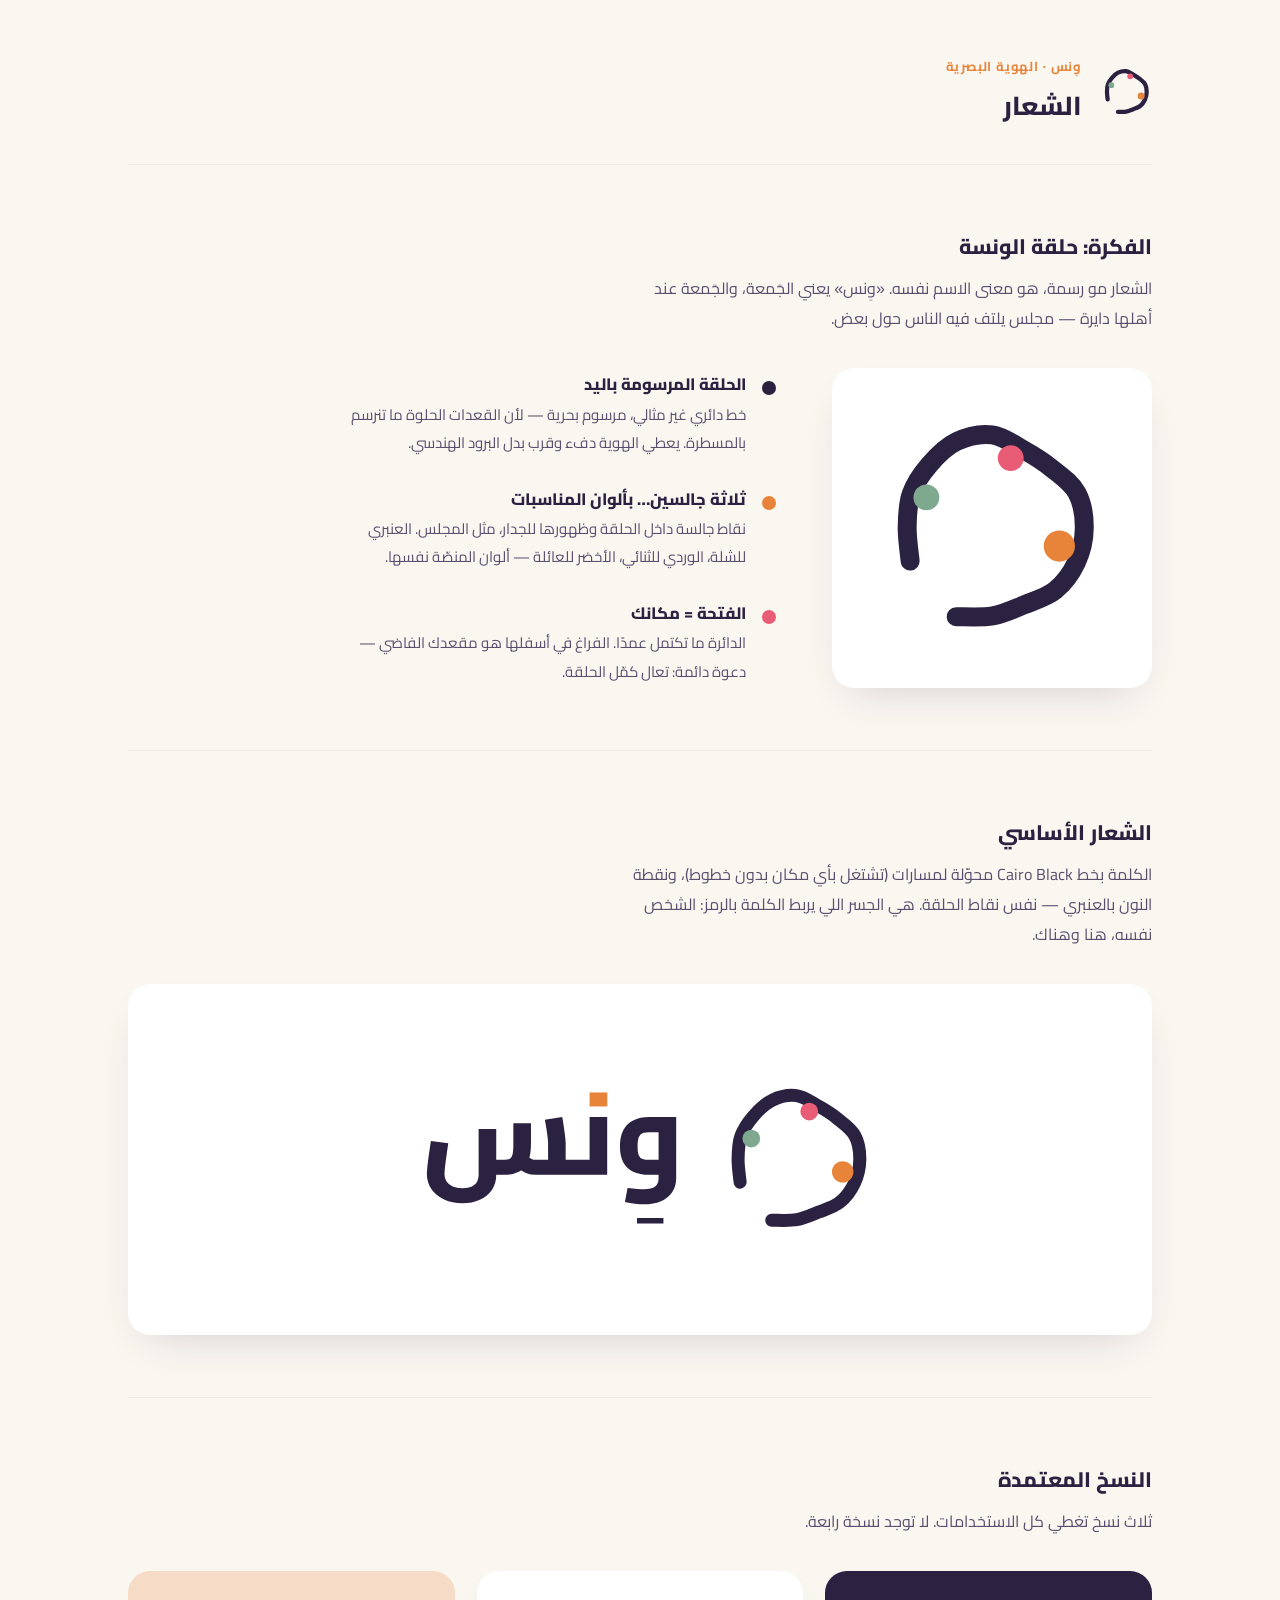
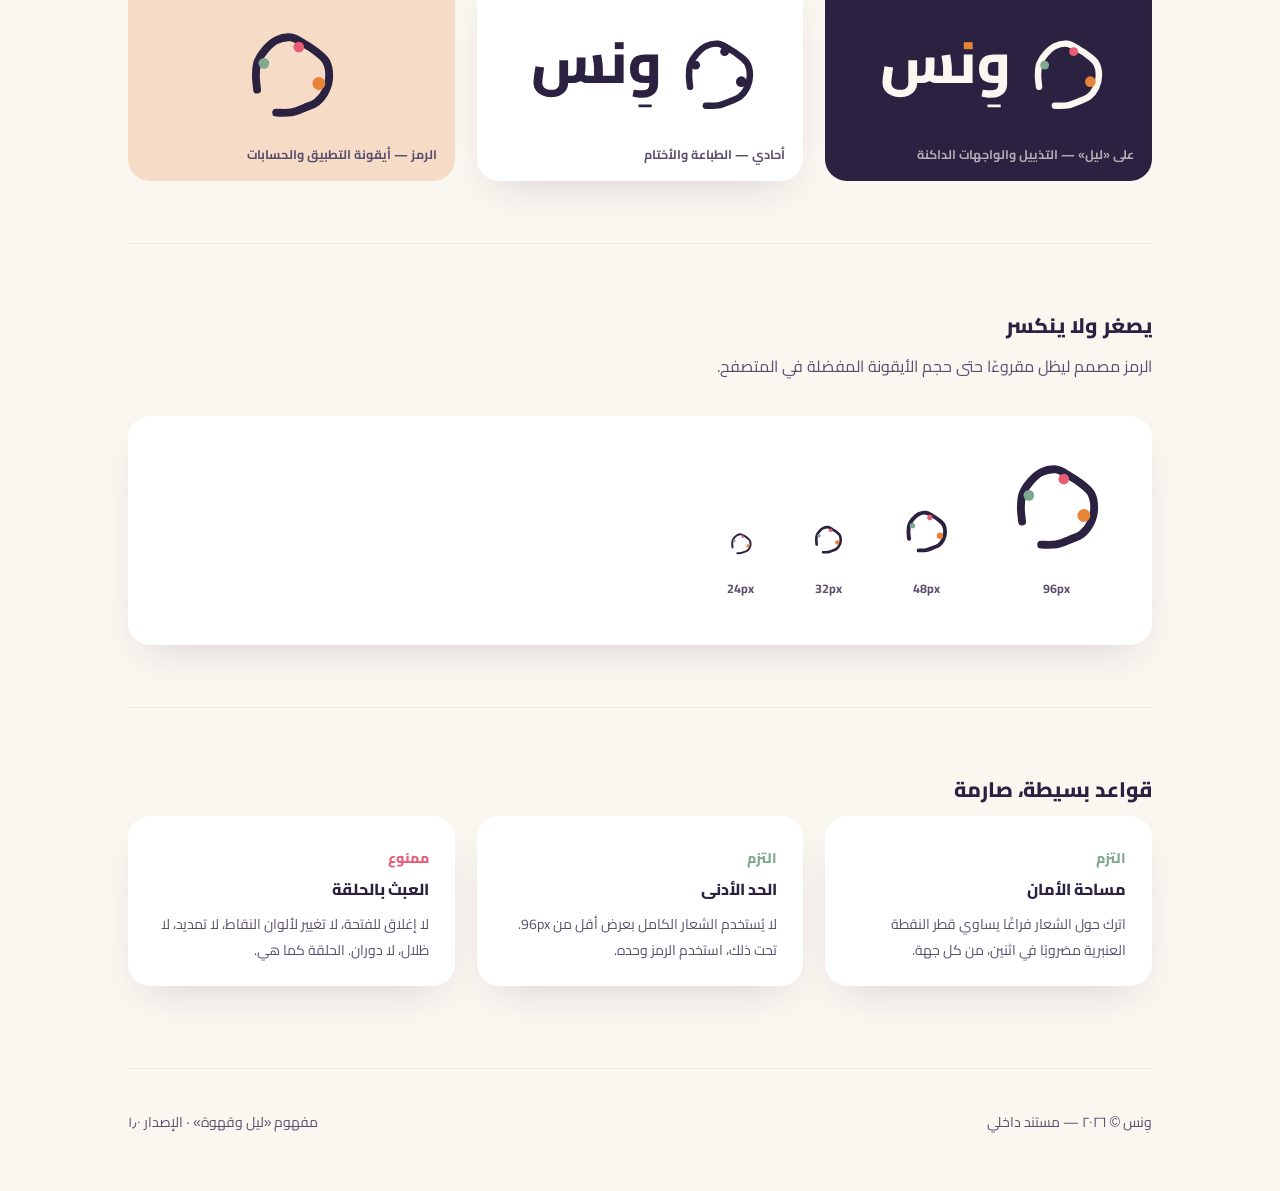
<file: unused-assests/wens-brand-logo.html>
<!DOCTYPE html>
<html lang="ar" dir="rtl">
<head>
<meta charset="UTF-8">
<meta name="viewport" content="width=device-width, initial-scale=1.0">
<title>وِنس — الهوية البصرية: الشعار</title>
<style>
  /* ---------- الخط: Cairo مستضاف محليًا (متغيّر الوزن) ---------- */
  @font-face {
    font-family: 'Cairo';
    src: url([data-uri]) format('woff2');
    font-weight: 200 900;
    font-display: swap;
  }

  /* ---------- رموز التصميم — مفهوم «ليل وقهوة» ---------- */
  :root {
    --cream: #FAF6F0;
    --cream-deep: #F1EAE0;
    --ink: #2B2140;
    --ink-soft: #5A506E;
    --amber: #E8833A;
    --amber-soft: #F6DCC6;
    --rose: #E85D75;
    --sage: #7FA98F;
    --radius: 22px;
    --shadow: 0 18px 44px -18px rgba(43, 33, 64, .18);
  }

  * { margin: 0; padding: 0; box-sizing: border-box; }

  body {
    font-family: 'Cairo', sans-serif;
    background: var(--cream);
    color: var(--ink);
    line-height: 1.9;
  }

  .wrap { max-width: 1080px; margin: 0 auto; padding: 0 28px; }

  /* ---------- الترويسة ---------- */
  header {
    padding: 54px 0 34px;
    display: flex; align-items: center; gap: 18px;
    border-bottom: 1px solid var(--cream-deep);
  }
  header img { width: 52px; height: 52px; }
  .eyebrow {
    font-size: 13px; font-weight: 700; letter-spacing: .06em;
    color: var(--amber); margin-bottom: 2px;
  }
  header h1 { font-size: 26px; font-weight: 800; }

  section { padding: 62px 0; }
  section + section { border-top: 1px solid var(--cream-deep); }

  h2 { font-size: 21px; font-weight: 800; margin-bottom: 6px; }
  .lead { color: var(--ink-soft); max-width: 58ch; margin-bottom: 34px; }

  /* ---------- ١ · الفكرة ---------- */
  .story { display: grid; grid-template-columns: 320px 1fr; gap: 56px; align-items: center; }
  .story-mark {
    background: #fff; border-radius: var(--radius); box-shadow: var(--shadow);
    display: grid; place-items: center; aspect-ratio: 1; padding: 44px;
  }
  .story-mark img { width: 100%; }
  .idea { display: flex; gap: 16px; align-items: flex-start; }
  .idea + .idea { margin-top: 26px; }
  .idea-dot { flex: 0 0 14px; height: 14px; border-radius: 50%; margin-top: 12px; }
  .idea h3 { font-size: 16.5px; font-weight: 800; }
  .idea p { color: var(--ink-soft); font-size: 15px; max-width: 52ch; }

  /* ---------- ٢ · الشعار الأساسي ---------- */
  .hero-lockup {
    background: #fff; border-radius: var(--radius); box-shadow: var(--shadow);
    display: grid; place-items: center; padding: 96px 40px;
  }
  .hero-lockup img { width: min(460px, 82%); }

  /* ---------- ٣ · النسخ ---------- */
  .variants { display: grid; grid-template-columns: repeat(3, 1fr); gap: 22px; }
  .variant {
    border-radius: var(--radius); display: grid; place-items: center;
    padding: 52px 30px; min-height: 210px; position: relative;
  }
  .variant img { width: 100%; max-width: 230px; }
  .variant.on-night { background: var(--ink); }
  .variant.on-white { background: #fff; box-shadow: var(--shadow); }
  .variant.on-amber { background: var(--amber-soft); }
  .variant .tag {
    position: absolute; bottom: 14px; inset-inline-start: 18px;
    font-size: 12.5px; font-weight: 700; color: var(--ink-soft);
  }
  .variant.on-night .tag { color: rgba(250, 246, 240, .65); }
  .variant.on-amber img { max-width: 96px; }

  /* ---------- ٤ · اختبار الحجم ---------- */
  .scale-row {
    background: #fff; border-radius: var(--radius); box-shadow: var(--shadow);
    display: flex; align-items: flex-end; gap: 58px; padding: 44px 48px; flex-wrap: wrap;
  }
  .scale-item { text-align: center; }
  .scale-item .num { font-size: 12.5px; font-weight: 700; color: var(--ink-soft); margin-top: 12px; }

  /* ---------- ٥ · قواعد الاستخدام ---------- */
  .rules { display: grid; grid-template-columns: repeat(3, 1fr); gap: 22px; }
  .rule {
    background: #fff; border-radius: var(--radius); box-shadow: var(--shadow);
    padding: 26px 26px 22px;
  }
  .rule .ok   { color: var(--sage); font-weight: 800; font-size: 14px; }
  .rule .no   { color: var(--rose); font-weight: 800; font-size: 14px; }
  .rule h3 { font-size: 16px; font-weight: 800; margin: 2px 0 6px; }
  .rule p  { font-size: 14px; color: var(--ink-soft); }

  footer {
    margin-top: 20px; padding: 40px 0 56px;
    border-top: 1px solid var(--cream-deep);
    color: var(--ink-soft); font-size: 14px;
    display: flex; justify-content: space-between; flex-wrap: wrap; gap: 10px;
  }

  @media (max-width: 800px) {
    .story { grid-template-columns: 1fr; gap: 34px; }
    .story-mark { max-width: 300px; margin-inline: auto; }
    .variants, .rules { grid-template-columns: 1fr; }
    .scale-row { gap: 34px; }
  }
</style>
</head>
<body>
<div class="wrap">

  <header>
    <img src="[data-uri]" alt="شعار ونس">
    <div>
      <div class="eyebrow">وِنس · الهوية البصرية</div>
      <h1>الشعار</h1>
    </div>
  </header>

  <!-- ١ · الفكرة -->
  <section>
    <h2>الفكرة: حلقة الونسة</h2>
    <p class="lead">الشعار مو رسمة، هو معنى الاسم نفسه. «وِنس» يعني الجَمعة، والجَمعة عند أهلها دايرة — مجلس يلتف فيه الناس حول بعض.</p>
    <div class="story">
      <div class="story-mark"><img src="[data-uri]" alt="رمز حلقة الونسة"></div>
      <div>
        <div class="idea">
          <span class="idea-dot" style="background: var(--ink)"></span>
          <div>
            <h3>الحلقة المرسومة باليد</h3>
            <p>خط دائري غير مثالي، مرسوم بحرية — لأن القعدات الحلوة ما تنرسم بالمسطرة. يعطي الهوية دفء وقرب بدل البرود الهندسي.</p>
          </div>
        </div>
        <div class="idea">
          <span class="idea-dot" style="background: var(--amber)"></span>
          <div>
            <h3>ثلاثة جالسين… بألوان المناسبات</h3>
            <p>نقاط جالسة داخل الحلقة وظهورها للجدار، مثل المجلس. العنبري للشلة، الوردي للثنائي، الأخضر للعائلة — ألوان المنصّة نفسها.</p>
          </div>
        </div>
        <div class="idea">
          <span class="idea-dot" style="background: var(--rose)"></span>
          <div>
            <h3>الفتحة = مكانك</h3>
            <p>الدائرة ما تكتمل عمدًا. الفراغ في أسفلها هو مقعدك الفاضي — دعوة دائمة: تعال كمّل الحلقة.</p>
          </div>
        </div>
      </div>
    </div>
  </section>

  <!-- ٢ · الشعار الأساسي -->
  <section>
    <h2>الشعار الأساسي</h2>
    <p class="lead">الكلمة بخط Cairo Black محوّلة لمسارات (تشتغل بأي مكان بدون خطوط)، ونقطة النون بالعنبري — نفس نقاط الحلقة. هي الجسر اللي يربط الكلمة بالرمز: الشخص نفسه، هنا وهناك.</p>
    <div class="hero-lockup">
      <img src="[data-uri]" alt="شعار ونس الأساسي">
    </div>
  </section>

  <!-- ٣ · النسخ -->
  <section>
    <h2>النسخ المعتمدة</h2>
    <p class="lead">ثلاث نسخ تغطي كل الاستخدامات. لا توجد نسخة رابعة.</p>
    <div class="variants">
      <div class="variant on-night">
        <img src="[data-uri]" alt="الشعار على الخلفية الليلية">
        <span class="tag">على «ليل» — التذييل والواجهات الداكنة</span>
      </div>
      <div class="variant on-white">
        <img src="[data-uri]" alt="الشعار أحادي اللون">
        <span class="tag">أحادي — الطباعة والأختام</span>
      </div>
      <div class="variant on-amber">
        <img src="[data-uri]" alt="الرمز مستقلًا">
        <span class="tag">الرمز — أيقونة التطبيق والحسابات</span>
      </div>
    </div>
  </section>

  <!-- ٤ · اختبار الحجم -->
  <section>
    <h2>يصغر ولا ينكسر</h2>
    <p class="lead">الرمز مصمم ليظل مقروءًا حتى حجم الأيقونة المفضلة في المتصفح.</p>
    <div class="scale-row">
      <div class="scale-item"><img src="[data-uri]" width="96" height="96" alt=""><div class="num">96px</div></div>
      <div class="scale-item"><img src="[data-uri]" width="48" height="48" alt=""><div class="num">48px</div></div>
      <div class="scale-item"><img src="[data-uri]" width="32" height="32" alt=""><div class="num">32px</div></div>
      <div class="scale-item"><img src="[data-uri]" width="24" height="24" alt=""><div class="num">24px</div></div>
    </div>
  </section>

  <!-- ٥ · قواعد الاستخدام -->
  <section>
    <h2>قواعد بسيطة، صارمة</h2>
    <div class="rules">
      <div class="rule">
        <span class="ok">التزم</span>
        <h3>مساحة الأمان</h3>
        <p>اترك حول الشعار فراغًا يساوي قطر النقطة العنبرية مضروبًا في اثنين، من كل جهة.</p>
      </div>
      <div class="rule">
        <span class="ok">التزم</span>
        <h3>الحد الأدنى</h3>
        <p>لا يُستخدم الشعار الكامل بعرض أقل من 96px. تحت ذلك، استخدم الرمز وحده.</p>
      </div>
      <div class="rule">
        <span class="no">ممنوع</span>
        <h3>العبث بالحلقة</h3>
        <p>لا إغلاق للفتحة، لا تغيير لألوان النقاط، لا تمديد، لا ظلال، لا دوران. الحلقة كما هي.</p>
      </div>
    </div>
  </section>

  <footer>
    <span>وِنس © ٢٠٢٦ — مستند داخلي</span>
    <span>مفهوم «ليل وقهوة» · الإصدار ١٫٠</span>
  </footer>

</div>
</body>
</html>
</file>
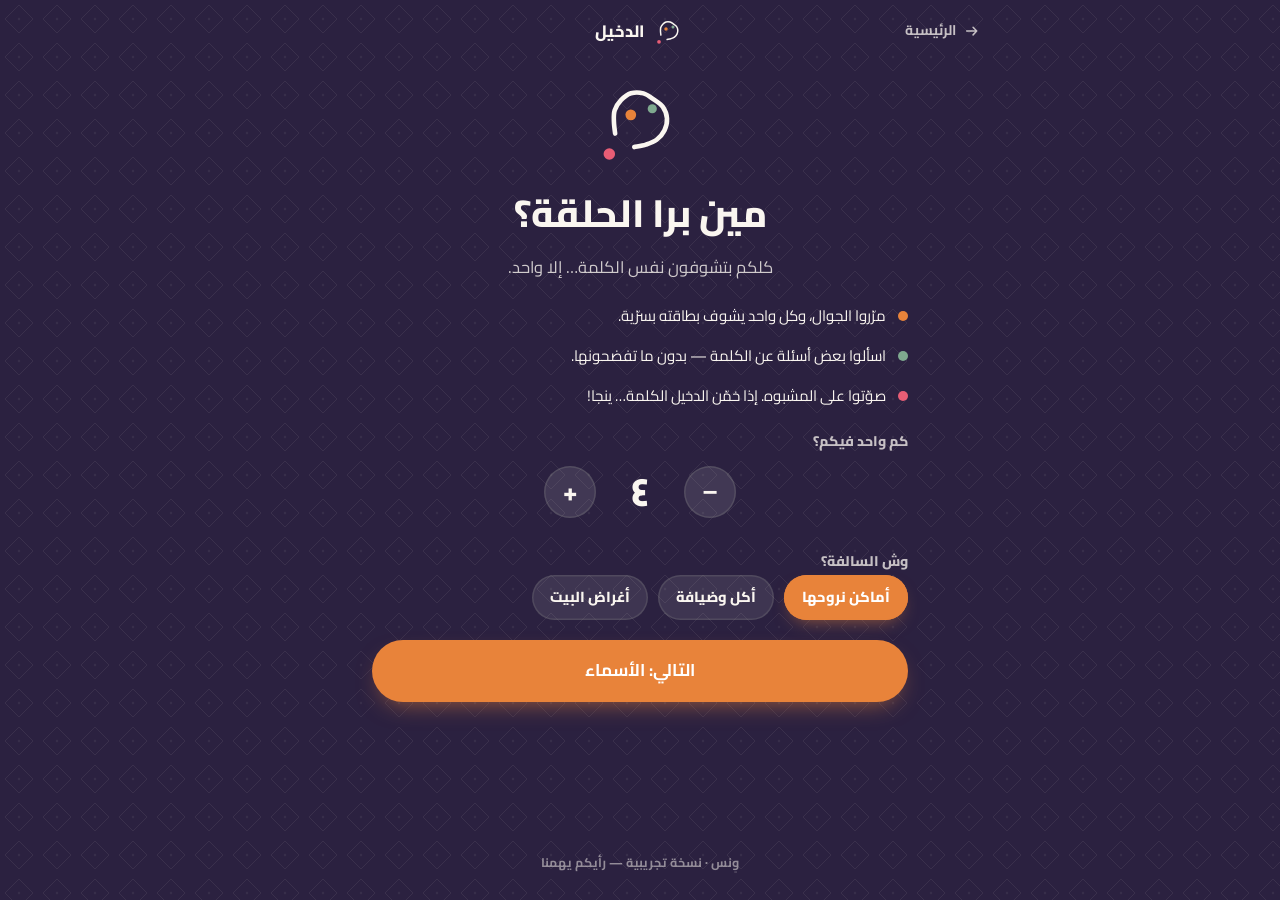
<file: docs/games/dakheel.html>
<!DOCTYPE html>
<html lang="ar" dir="rtl">
<head>
  <meta charset="UTF-8">
  <meta name="viewport" content="width=device-width, initial-scale=1.0">
  <title>الدخيل — وِنس</title>
  <meta name="description" content="كلكم شفتم نفس الكلمة إلا واحد. اسألوا وشكّوا وصوّتوا قبل ما ينجا الدخيل. لعبة تجريبية من وِنس.">
  <meta name="theme-color" content="#2B2140">
  <link rel="icon" type="image/svg+xml" href="../assets/logo-mark.svg">
  <link rel="stylesheet" href="../css/styles.css">
  <link rel="stylesheet" href="../css/game.css">
</head>
<body class="game-page theme-night">

<!-- رموز اللعبة -->
<svg class="sprite" aria-hidden="true">
  <symbol id="i-arrow" viewBox="0 0 24 24">
    <path d="M20 12H5m0 0 5.5-5.7M5 12l5.5 5.7" fill="none" stroke="currentColor" stroke-width="2.2" stroke-linecap="round" stroke-linejoin="round"/>
  </symbol>
  <symbol id="g-dakheel" viewBox="0 0 120 120">
    <path d="M27.6 76.4c-.3-2.6-1.5-10.2-1.6-15.3-.2-5.1-.6-10.5 1-15.2 1.6-4.7 4.7-9.4 8.2-13.1 3.6-3.7 8.1-7.5 13-9 4.9-1.4 11.4-1.2 16.3.2 4.9 1.3 8.6 4.5 12.8 7.4 4.2 2.9 9.5 5.9 12.5 10.1 3 4.2 5.1 9.9 5.4 15.1.3 5.2-1 11-3.3 15.6-2.3 4.7-6.2 9.2-10.2 12.3-4 3.1-9.1 4.7-14 6.3-4.9 1.6-12.7 2.6-15.2 3.2" fill="none" stroke="currentColor" stroke-width="6" stroke-linecap="round"/>
    <circle cx="48" cy="52" r="7" fill="#E8833A"/>
    <circle cx="76" cy="44" r="6" fill="#7FA98F"/>
    <circle cx="20" cy="103" r="7.5" fill="#E85D75"/>
  </symbol>
</svg>

<header class="game-head">
  <a class="game-back" href="../index.html#games"><svg class="ic"><use href="#i-arrow"/></svg>الرئيسية</a>
  <span class="game-id"><svg><use href="#g-dakheel"/></svg>الدخيل</span>
  <span class="spacer" aria-hidden="true"></span>
</header>

<main class="stage">

  <!-- ١ · المقدمة والإعداد -->
  <section data-screen="intro" class="is-active">
    <svg class="g-glyph" viewBox="0 0 120 120"><use href="#g-dakheel"/></svg>
    <h1 class="g-title">مين برا الحلقة؟</h1>
    <p class="g-tagline">كلكم بتشوفون نفس الكلمة… إلا واحد.</p>

    <ul class="howto">
      <li><span class="dot dot-amber"></span>مرّروا الجوال، وكل واحد يشوف بطاقته بسرّية.</li>
      <li><span class="dot dot-sage"></span>اسألوا بعض أسئلة عن الكلمة — بدون ما تفضحونها.</li>
      <li><span class="dot dot-rose"></span>صوّتوا على المشبوه. إذا خمّن الدخيل الكلمة… ينجا!</li>
    </ul>

    <div>
      <p class="g-label">كم واحد فيكم؟</p>
      <div class="stepper">
        <button id="minus" aria-label="أقل">−</button>
        <output id="countOut">٤</output>
        <button id="plus" aria-label="أكثر">+</button>
      </div>
    </div>

    <div>
      <p class="g-label">وش السالفة؟</p>
      <div class="chips" id="catChips">
        <button class="chip-btn" data-value="places" aria-pressed="true">أماكن نروحها</button>
        <button class="chip-btn" data-value="food" aria-pressed="false">أكل وضيافة</button>
        <button class="chip-btn" data-value="home" aria-pressed="false">أغراض البيت</button>
      </div>
    </div>

    <button class="btn btn-primary btn-lg btn-block" id="toNames">التالي: الأسماء</button>
  </section>

  <!-- ٢ · الأسماء -->
  <section data-screen="names">
    <h2 class="g-title">مين معنا الليلة؟</h2>
    <p class="g-hint">عدّلوا الأسماء لو حبيتوا — التصويت بيكون عليها.</p>
    <div class="name-list" id="nameList"></div>
    <button class="btn btn-primary btn-lg btn-block" id="startGame">وزّعوا البطاقات</button>
    <button class="btn-quiet" id="backIntro">رجوع للإعداد</button>
  </section>

  <!-- ٣ · تمرير الجوال -->
  <section data-screen="pass">
    <p class="g-label" style="text-align:center">البطاقة <span id="passIdx"></span></p>
    <div class="play-card">
      <p>عطوا الجوال لـ</p>
      <p class="turn-name" id="passName"></p>
    </div>
    <button class="hold-btn" id="holdBtn">
      اضغط مطوّلًا لتشوف بطاقتك
      <small>ولا ترفع صوتك لو طلعت لك مفاجأة 🤫</small>
    </button>
    <div class="secret" id="secretCard">
      <p class="role-hint" id="secretHint"></p>
      <p class="word" id="secretWord"></p>
    </div>
    <button class="btn btn-night btn-lg btn-block" id="passNext" hidden>شفتها — اللي بعدي</button>
  </section>

  <!-- ٤ · النقاش -->
  <section data-screen="talk">
    <h2 class="g-title">افتحوا السوالف</h2>
    <div class="timer-wrap">
      <svg class="timer-ring" viewBox="0 0 120 120">
        <path class="track" d="M22.6 81.4 C22.3 78.3 20.6 69.1 20.5 62.9 C20.3 56.8 19.8 50.3 21.7 44.7 C23.6 39.0 27.4 33.4 31.6 29.0 C35.9 24.6 41.3 20.0 47.2 18.2 C53.0 16.5 60.9 16.8 66.7 18.4 C72.6 19.9 77.0 23.8 82.1 27.3 C87.1 30.8 93.5 34.3 97.1 39.4 C100.7 44.4 103.2 51.3 103.6 57.5 C104.0 63.7 102.4 70.7 99.7 76.3 C97.0 81.9 92.3 87.4 87.5 91.1 C82.6 94.8 76.5 96.7 70.6 98.6 C64.8 100.5 55.4 101.7 52.4 102.4" fill="none" stroke-width="7" stroke-linecap="round" pathLength="100"/>
        <path class="fill" d="M22.6 81.4 C22.3 78.3 20.6 69.1 20.5 62.9 C20.3 56.8 19.8 50.3 21.7 44.7 C23.6 39.0 27.4 33.4 31.6 29.0 C35.9 24.6 41.3 20.0 47.2 18.2 C53.0 16.5 60.9 16.8 66.7 18.4 C72.6 19.9 77.0 23.8 82.1 27.3 C87.1 30.8 93.5 34.3 97.1 39.4 C100.7 44.4 103.2 51.3 103.6 57.5 C104.0 63.7 102.4 70.7 99.7 76.3 C97.0 81.9 92.3 87.4 87.5 91.1 C82.6 94.8 76.5 96.7 70.6 98.6 C64.8 100.5 55.4 101.7 52.4 102.4" fill="none" stroke-width="7" stroke-linecap="round" pathLength="100"/>
      </svg>
      <span class="timer-num" id="talkTimer">٣:٠٠</span>
    </div>
    <div class="play-card">
      <p class="g-label">سالفة تكسر الجمود:</p>
      <p id="talkTip" style="font-weight:800; font-size:16.5px; line-height:1.8"></p>
    </div>
    <button class="btn btn-primary btn-lg btn-block" id="toVote">خلاص عرفناه — نصوّت!</button>
  </section>

  <!-- ٥ · التصويت -->
  <section data-screen="vote">
    <h2 class="g-title">مين الدخيل؟</h2>
    <p class="g-hint">اتفقوا على متهم واحد… واضغطوا اسمه.</p>
    <div class="vote-list" id="voteList"></div>
  </section>

  <!-- ٦ · النتيجة الأولى -->
  <section data-screen="reveal">
    <p class="result-emoji" id="revealEmoji"></p>
    <h2 class="result-title" id="revealTitle"></h2>
    <p class="result-sub" id="revealSub"></p>
    <div class="play-card" id="lastChance" hidden>
      <p style="font-weight:800">فرصته الأخيرة: خلّوه يخمّن الكلمة بصوت عالي… ثم اكشفوها.</p>
    </div>
    <button class="btn btn-primary btn-lg btn-block" id="revealWordBtn">اكشفوا الكلمة</button>
  </section>

  <!-- ٧ · الحكم النهائي -->
  <section data-screen="verdict">
    <p class="result-word">الكلمة كانت: <b id="finalWord"></b></p>
    <div id="judgeBox">
      <p class="g-title" style="font-size:24px">خمّنها صح؟</p>
      <div class="chips" style="justify-content:center; margin-top:14px">
        <button class="chip-btn" id="guessYes" aria-pressed="false">إيه، عرفها 😱</button>
        <button class="chip-btn" id="guessNo" aria-pressed="false">لا، ضاع 😂</button>
      </div>
    </div>
    <div id="finalBox" hidden>
      <p class="result-emoji" id="finalEmoji"></p>
      <h2 class="result-title" id="finalTitle"></h2>
      <p class="result-sub" id="finalSub"></p>
    </div>
    <button class="btn btn-primary btn-lg btn-block" id="again" hidden>جولة ثانية — نفس الشلة</button>
    <button class="btn-quiet" id="reset" hidden>تغيير الإعدادات</button>
  </section>

</main>

<footer class="game-foot">وِنس · نسخة تجريبية — رأيكم يهمنا</footer>

<script src="../js/games/shell.js"></script>
<script src="../js/games/dakheel.js"></script>
</body>
</html>
</file>
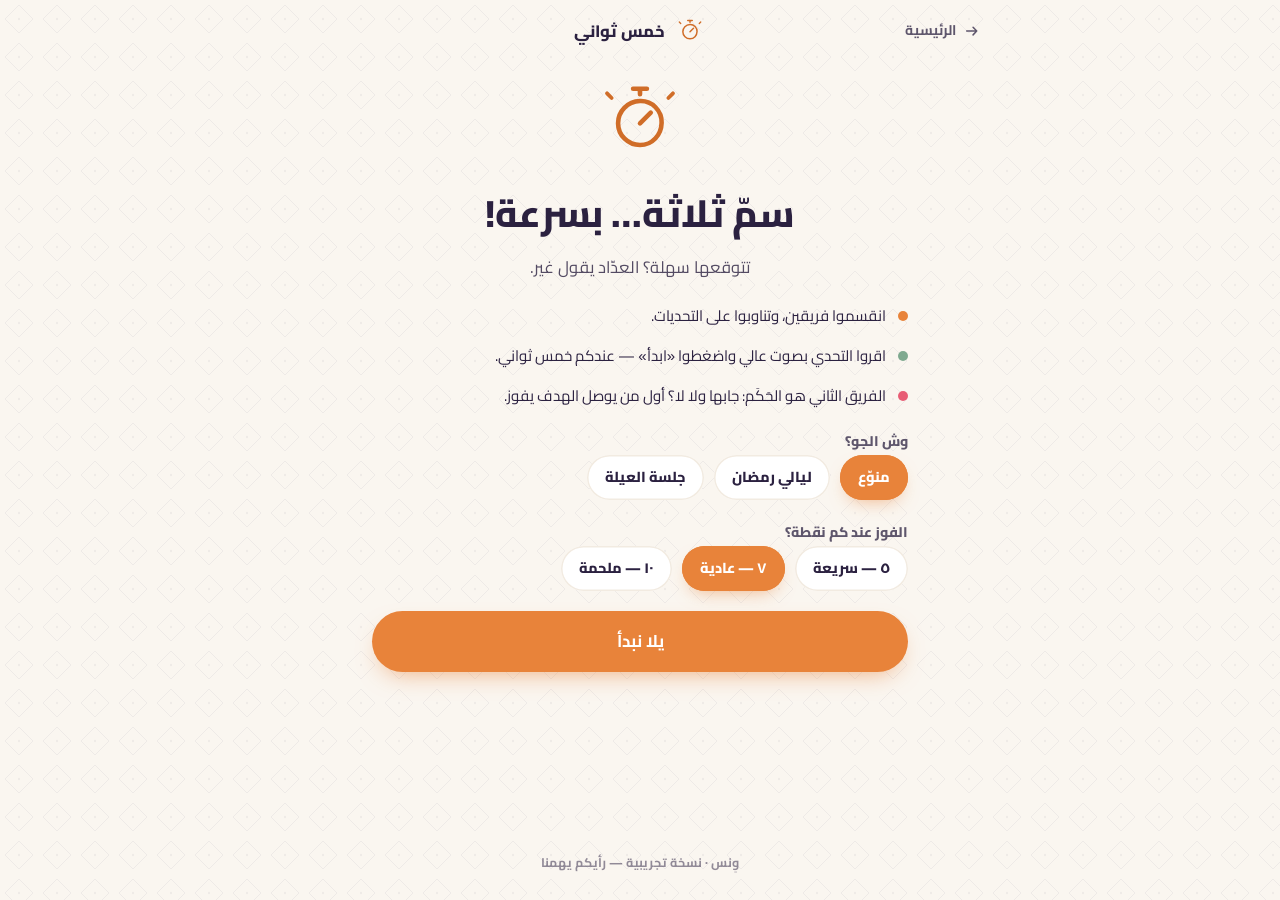
<file: docs/games/khams.html>
<!DOCTYPE html>
<html lang="ar" dir="rtl">
<head>
  <meta charset="UTF-8">
  <meta name="viewport" content="width=device-width, initial-scale=1.0">
  <title>خمس ثواني — وِنس</title>
  <meta name="description" content="سمّ ثلاثة أشياء… عندك خمس ثواني بس. لعبة سرعة وضحك من وِنس — فريقين وأول من يوصل النقاط يفوز.">
  <meta name="theme-color" content="#FAF6F0">
  <link rel="icon" type="image/svg+xml" href="../assets/logo-mark.svg">
  <link rel="stylesheet" href="../css/styles.css">
  <link rel="stylesheet" href="../css/game.css">
</head>
<body class="game-page theme-warm">

<svg class="sprite" aria-hidden="true">
  <symbol id="i-arrow" viewBox="0 0 24 24">
    <path d="M20 12H5m0 0 5.5-5.7M5 12l5.5 5.7" fill="none" stroke="currentColor" stroke-width="2.2" stroke-linecap="round" stroke-linejoin="round"/>
  </symbol>
  <symbol id="g-khams" viewBox="0 0 120 120">
    <path d="M60 34c16-.6 28.6 12.7 28.2 28.2C87.8 78.3 76 91.4 60 91.4c-15.4 0-28.6-12.6-28.6-28.6C31.4 47.2 43.6 34.6 60 34Z" fill="none" stroke="currentColor" stroke-width="6"/>
    <path d="M60 63 74 49" fill="none" stroke="currentColor" stroke-width="6" stroke-linecap="round"/>
    <path d="M60 25v-7M51 18h18" fill="none" stroke="currentColor" stroke-width="6" stroke-linecap="round"/>
    <path d="M97 30l6-6M23 30l-6-6" fill="none" stroke="currentColor" stroke-width="5" stroke-linecap="round"/>
  </symbol>
</svg>

<header class="game-head">
  <a class="game-back" href="../index.html#games"><svg class="ic"><use href="#i-arrow"/></svg>الرئيسية</a>
  <span class="game-id"><svg style="color:var(--amber-deep)"><use href="#g-khams"/></svg>خمس ثواني</span>
  <span class="spacer" aria-hidden="true"></span>
</header>

<main class="stage">

  <!-- ١ · الإعداد -->
  <section data-screen="intro" class="is-active">
    <svg class="g-glyph" viewBox="0 0 120 120" style="color:var(--amber-deep)"><use href="#g-khams"/></svg>
    <h1 class="g-title">سمّ ثلاثة… بسرعة!</h1>
    <p class="g-tagline">تتوقعها سهلة؟ العدّاد يقول غير.</p>

    <ul class="howto">
      <li><span class="dot dot-amber"></span>انقسموا فريقين، وتناوبوا على التحديات.</li>
      <li><span class="dot dot-sage"></span>اقروا التحدي بصوت عالي واضغطوا «ابدأ» — عندكم خمس ثواني.</li>
      <li><span class="dot dot-rose"></span>الفريق الثاني هو الحَكَم: جابها ولا لا؟ أول من يوصل الهدف يفوز.</li>
    </ul>

    <div>
      <p class="g-label">وش الجو؟</p>
      <div class="chips" id="packChips">
        <button class="chip-btn" data-value="mix" aria-pressed="true">منوّع</button>
        <button class="chip-btn" data-value="ramadan" aria-pressed="false">ليالي رمضان</button>
        <button class="chip-btn" data-value="family" aria-pressed="false">جلسة العيلة</button>
      </div>
    </div>

    <div>
      <p class="g-label">الفوز عند كم نقطة؟</p>
      <div class="chips" id="targetChips">
        <button class="chip-btn" data-value="5" aria-pressed="false">٥ — سريعة</button>
        <button class="chip-btn" data-value="7" aria-pressed="true">٧ — عادية</button>
        <button class="chip-btn" data-value="10" aria-pressed="false">١٠ — ملحمة</button>
      </div>
    </div>

    <button class="btn btn-primary btn-lg btn-block" id="startBtn">يلا نبدأ</button>
  </section>

  <!-- ٢ · دور الفريق -->
  <section data-screen="turn">
    <div class="score-row">
      <span class="score-pill" id="pillA"><span class="dot dot-amber"></span>فريق الدلّة<span class="num" id="scoreA">٠</span></span>
      <span class="score-pill" id="pillB"><span class="dot dot-night"></span>فريق الفنجال<span class="num" id="scoreB">٠</span></span>
    </div>
    <div class="play-card">
      <p>الدور على</p>
      <p class="turn-name" id="turnTeam"></p>
      <p class="g-hint">اختاروا متسابقكم… والفريق الثاني يمسك التحكيم 👀</p>
    </div>
    <button class="btn btn-primary btn-lg btn-block" id="showPrompt">اعرضوا التحدي</button>
  </section>

  <!-- ٣ · التحدي الحي -->
  <section data-screen="live">
    <p class="prompt-text" id="promptText"></p>
    <div class="timer-wrap">
      <svg class="timer-ring" id="ring" viewBox="0 0 120 120">
        <path class="track" d="M22.6 81.4 C22.3 78.3 20.6 69.1 20.5 62.9 C20.3 56.8 19.8 50.3 21.7 44.7 C23.6 39.0 27.4 33.4 31.6 29.0 C35.9 24.6 41.3 20.0 47.2 18.2 C53.0 16.5 60.9 16.8 66.7 18.4 C72.6 19.9 77.0 23.8 82.1 27.3 C87.1 30.8 93.5 34.3 97.1 39.4 C100.7 44.4 103.2 51.3 103.6 57.5 C104.0 63.7 102.4 70.7 99.7 76.3 C97.0 81.9 92.3 87.4 87.5 91.1 C82.6 94.8 76.5 96.7 70.6 98.6 C64.8 100.5 55.4 101.7 52.4 102.4" fill="none" stroke-width="7" stroke-linecap="round" pathLength="100"/>
        <path class="fill" d="M22.6 81.4 C22.3 78.3 20.6 69.1 20.5 62.9 C20.3 56.8 19.8 50.3 21.7 44.7 C23.6 39.0 27.4 33.4 31.6 29.0 C35.9 24.6 41.3 20.0 47.2 18.2 C53.0 16.5 60.9 16.8 66.7 18.4 C72.6 19.9 77.0 23.8 82.1 27.3 C87.1 30.8 93.5 34.3 97.1 39.4 C100.7 44.4 103.2 51.3 103.6 57.5 C104.0 63.7 102.4 70.7 99.7 76.3 C97.0 81.9 92.3 87.4 87.5 91.1 C82.6 94.8 76.5 96.7 70.6 98.6 C64.8 100.5 55.4 101.7 52.4 102.4" fill="none" stroke-width="7" stroke-linecap="round" pathLength="100"/>
      </svg>
      <span class="timer-num" id="countNum">٥</span>
    </div>
    <button class="btn btn-primary btn-lg btn-block" id="goBtn">ابدأ العد!</button>
    <div id="judgeRow" hidden style="display:grid; gap:10px">
      <p class="g-title" style="font-size:24px">انتهى الوقت — الحكم؟</p>
      <button class="btn btn-primary btn-lg btn-block" id="passBtn">جابها ✓ (+١)</button>
      <button class="btn btn-ghost btn-lg btn-block" id="failBtn">ما جابها ✗</button>
    </div>
  </section>

  <!-- ٤ · الفوز -->
  <section data-screen="win">
    <p class="result-emoji">🏆</p>
    <h2 class="result-title" id="winTitle"></h2>
    <p class="result-sub" id="winScore"></p>
    <button class="btn btn-primary btn-lg btn-block" id="rematch">جولة ثانية</button>
    <button class="btn-quiet" id="toSetup">تغيير الإعدادات</button>
  </section>

</main>

<footer class="game-foot">وِنس · نسخة تجريبية — رأيكم يهمنا</footer>

<script src="../js/games/shell.js"></script>
<script src="../js/games/khams.js"></script>
</body>
</html>
</file>
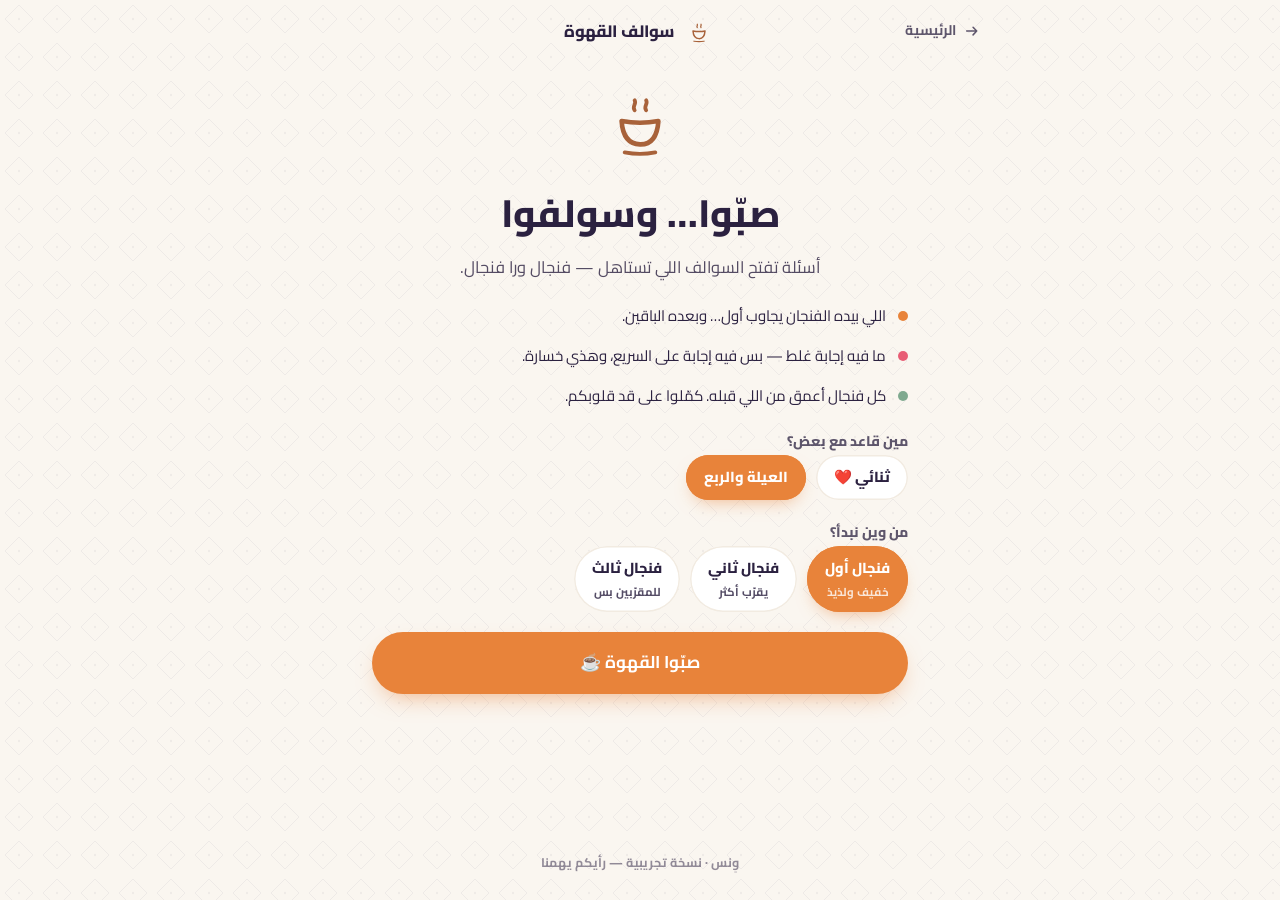
<file: docs/games/qahwa.html>
<!DOCTYPE html>
<html lang="ar" dir="rtl">
<head>
  <meta charset="UTF-8">
  <meta name="viewport" content="width=device-width, initial-scale=1.0">
  <title>سوالف القهوة — وِنس</title>
  <meta name="description" content="أسئلة تفتح السوالف اللي تستاهل — فنجال أول خفيف، وثاني أقرب، وثالث للمقرّبين. لعبة تجريبية من وِنس.">
  <meta name="theme-color" content="#FAF6F0">
  <link rel="icon" type="image/svg+xml" href="../assets/logo-mark.svg">
  <link rel="stylesheet" href="../css/styles.css">
  <link rel="stylesheet" href="../css/game.css">
</head>
<body class="game-page theme-warm">

<svg class="sprite" aria-hidden="true">
  <symbol id="i-arrow" viewBox="0 0 24 24">
    <path d="M20 12H5m0 0 5.5-5.7M5 12l5.5 5.7" fill="none" stroke="currentColor" stroke-width="2.2" stroke-linecap="round" stroke-linejoin="round"/>
  </symbol>
  <symbol id="g-qahwa" viewBox="0 0 120 120">
    <path d="M36 60c1 15 6 30 24 30.5C78.5 91 83 75 84 60c-16 3-32 3-48 0Z" fill="none" stroke="currentColor" stroke-width="6" stroke-linejoin="round"/>
    <path d="M53 46c-4-5 3-8 0-13M68 46c-4-5 3-8 0-13" fill="none" stroke="currentColor" stroke-width="5" stroke-linecap="round"/>
    <path d="M40 101c13 2.5 27 2.5 40 0" fill="none" stroke="currentColor" stroke-width="5" stroke-linecap="round"/>
  </symbol>
</svg>

<header class="game-head">
  <a class="game-back" href="../index.html#games"><svg class="ic"><use href="#i-arrow"/></svg>الرئيسية</a>
  <span class="game-id"><svg style="color:#A8623A"><use href="#g-qahwa"/></svg>سوالف القهوة</span>
  <span class="spacer" aria-hidden="true"></span>
</header>

<main class="stage">

  <!-- ١ · الإعداد -->
  <section data-screen="intro" class="is-active">
    <svg class="g-glyph" viewBox="0 0 120 120" style="color:#A8623A"><use href="#g-qahwa"/></svg>
    <h1 class="g-title">صبّوا… وسولفوا</h1>
    <p class="g-tagline">أسئلة تفتح السوالف اللي تستاهل — فنجال ورا فنجال.</p>

    <ul class="howto">
      <li><span class="dot dot-amber"></span>اللي بيده الفنجان يجاوب أول… وبعده الباقين.</li>
      <li><span class="dot dot-rose"></span>ما فيه إجابة غلط — بس فيه إجابة على السريع، وهذي خسارة.</li>
      <li><span class="dot dot-sage"></span>كل فنجال أعمق من اللي قبله. كمّلوا على قد قلوبكم.</li>
    </ul>

    <div>
      <p class="g-label">مين قاعد مع بعض؟</p>
      <div class="chips" id="sessionChips">
        <button class="chip-btn" data-value="couple" aria-pressed="false">ثنائي ❤️</button>
        <button class="chip-btn" data-value="group" aria-pressed="true">العيلة والربع</button>
      </div>
    </div>

    <div>
      <p class="g-label">من وين نبدأ؟</p>
      <div class="chips" id="levelChips">
        <button class="chip-btn" data-value="1" aria-pressed="true">فنجال أول<small>خفيف ولذيذ</small></button>
        <button class="chip-btn" data-value="2" aria-pressed="false">فنجال ثاني<small>يقرّب أكثر</small></button>
        <button class="chip-btn" data-value="3" aria-pressed="false">فنجال ثالث<small>للمقرّبين بس</small></button>
      </div>
    </div>

    <button class="btn btn-primary btn-lg btn-block" id="pourBtn">صبّوا القهوة ☕</button>
  </section>

  <!-- ٢ · البطاقة -->
  <section data-screen="card">
    <p class="g-label" style="text-align:center" id="levelLabel"></p>
    <div class="q-card" id="qCard">
      <span class="orn"><span class="dot dot-amber"></span><span class="dot dot-rose"></span><span class="dot dot-sage"></span></span>
      <p class="q-text" id="qText"></p>
      <p class="q-count" id="qCount"></p>
    </div>
    <p class="g-hint">اللي بيده الفنجان يجاوب أول 👀</p>
    <button class="btn btn-primary btn-lg btn-block" id="nextQ">السؤال الجاي</button>
    <button class="btn-quiet" id="endSession">نكتفي بهالقد</button>
  </section>

  <!-- ٣ · الختام -->
  <section data-screen="end">
    <svg class="g-glyph" viewBox="0 0 120 120" style="color:#A8623A"><use href="#g-qahwa"/></svg>
    <h2 class="result-title">قبل لا تقومون…</h2>
    <div class="q-card">
      <span class="orn"><span class="dot dot-amber"></span><span class="dot dot-rose"></span><span class="dot dot-sage"></span></span>
      <p class="q-text">وش أحلى شي انقال في هالجلسة؟ كل واحد يختار جملة سمعها الليلة وعلقت في باله.</p>
    </div>
    <button class="btn btn-primary btn-lg btn-block" id="nextLevel"></button>
    <a class="btn-quiet" href="../index.html#games" style="text-align:center; display:block">رجوع للرئيسية</a>
  </section>

</main>

<footer class="game-foot">وِنس · نسخة تجريبية — رأيكم يهمنا</footer>

<script src="../js/games/shell.js"></script>
<script src="../js/games/qahwa.js"></script>
</body>
</html>
</file>
<file: css/variables.css>
/* ==========================================================================
   وِنس (Wens) — Design Tokens
   All colors, spacing, typography, and shared values live here so the rest
   of the stylesheets never hard-code a raw value.
   ========================================================================== */

:root {
  /* -- Brand colors -- */
  --color-primary: #5B4BFF;
  --color-secondary: #7B61FF;
  --color-accent: #00D4FF;
  --color-success: #22C55E;
  --color-danger: #EF4444;

  /* -- Surfaces -- */
  --color-bg: #0F172A;
  --color-surface: #1E293B;
  --color-card: #273449;
  --color-card-hover: #2E3D54;
  --color-border: #334155;

  /* -- Text -- */
  --color-text: #FFFFFF;
  --color-text-muted: #CBD5E1;
  --color-text-faint: #94A3B8;

  /* -- Gradients -- */
  --gradient-primary: linear-gradient(135deg, #5B4BFF 0%, #7B61FF 50%, #00D4FF 100%);
  --gradient-hero-bg: radial-gradient(circle at 15% 20%, rgba(91, 75, 255, 0.35), transparent 45%),
                       radial-gradient(circle at 85% 10%, rgba(0, 212, 255, 0.25), transparent 40%),
                       radial-gradient(circle at 50% 90%, rgba(123, 97, 255, 0.25), transparent 45%);
  --gradient-text: linear-gradient(90deg, #ffffff 0%, #CBD5E1 100%);
  --gradient-accent: linear-gradient(135deg, #00D4FF 0%, #5B4BFF 100%);

  /* -- Typography -- */
  --font-primary: 'Cairo', 'Tajawal', system-ui, sans-serif;
  --fs-xs: 0.75rem;
  --fs-sm: 0.875rem;
  --fs-base: 1rem;
  --fs-md: 1.125rem;
  --fs-lg: 1.375rem;
  --fs-xl: 1.75rem;
  --fs-2xl: 2.25rem;
  --fs-3xl: 3rem;
  --fs-4xl: 3.75rem;

  /* -- Spacing scale -- */
  --space-1: 0.25rem;
  --space-2: 0.5rem;
  --space-3: 0.75rem;
  --space-4: 1rem;
  --space-5: 1.5rem;
  --space-6: 2rem;
  --space-7: 2.5rem;
  --space-8: 3rem;
  --space-9: 4rem;
  --space-10: 6rem;

  /* -- Radius -- */
  --radius-sm: 8px;
  --radius-md: 14px;
  --radius-lg: 20px;
  --radius-full: 999px;

  /* -- Shadows -- */
  --shadow-sm: 0 2px 8px rgba(0, 0, 0, 0.25);
  --shadow-md: 0 8px 24px rgba(0, 0, 0, 0.35);
  --shadow-lg: 0 20px 45px rgba(0, 0, 0, 0.45);
  --shadow-glow: 0 0 0 1px rgba(91, 75, 255, 0.4), 0 12px 30px rgba(91, 75, 255, 0.35);

  /* -- Layout -- */
  --container-width: 1200px;
  --header-height: 76px;

  /* -- Motion -- */
  --transition-fast: 150ms ease;
  --transition-base: 250ms cubic-bezier(0.4, 0, 0.2, 1);
  --transition-slow: 450ms cubic-bezier(0.16, 1, 0.3, 1);

  /* -- Z-index scale -- */
  --z-nav: 100;
  --z-modal: 200;
  --z-toast: 300;
}
</file>
<file: css/style.css>
/* ==========================================================================
   وِنس (Wens) — Main Stylesheet
   Table of contents:
     1. Reset & base
     2. Layout helpers
     3. Buttons, badges, price tags
     4. Navbar & search
     5. Hero
     6. Features
     7. Games
     8. Why choose us
     9. Testimonials
     10. FAQ
     11. CTA banner
     12. Footer
     13. Modal & toast
     14. Responsive
   ========================================================================== */

/* -------------------------------------------------------------------------
   1. Reset & base
   ------------------------------------------------------------------------- */
*,
*::before,
*::after {
  box-sizing: border-box;
  margin: 0;
  padding: 0;
}

html {
  scroll-behavior: smooth;
  scroll-padding-top: var(--header-height);
}

body {
  font-family: var(--font-primary);
  background-color: var(--color-bg);
  color: var(--color-text);
  line-height: 1.7;
  overflow-x: hidden;
  -webkit-font-smoothing: antialiased;
}

img {
  max-width: 100%;
  display: block;
}

a {
  color: inherit;
  text-decoration: none;
}

ul {
  list-style: none;
}

button,
input {
  font-family: inherit;
  font-size: inherit;
  color: inherit;
  border: none;
  background: none;
}

button {
  cursor: pointer;
}

h1, h2, h3, h4 {
  font-weight: 800;
  line-height: 1.3;
}

:focus-visible {
  outline: 2px solid var(--color-accent);
  outline-offset: 3px;
  border-radius: var(--radius-sm);
}

.skip-link {
  position: absolute;
  right: var(--space-4);
  top: -60px;
  background: var(--color-accent);
  color: var(--color-bg);
  padding: var(--space-3) var(--space-5);
  border-radius: var(--radius-sm);
  font-weight: 700;
  z-index: var(--z-toast);
  transition: top var(--transition-base);
}

.skip-link:focus {
  top: var(--space-3);
}

/* -------------------------------------------------------------------------
   2. Layout helpers
   ------------------------------------------------------------------------- */
.container {
  width: 100%;
  max-width: var(--container-width);
  margin-inline: auto;
  padding-inline: var(--space-5);
}

.section {
  padding-block: var(--space-10);
  position: relative;
}

.section--muted {
  background-color: var(--color-surface);
}

.section__head {
  text-align: center;
  max-width: 640px;
  margin-inline: auto;
  margin-bottom: var(--space-8);
}

.eyebrow {
  display: inline-flex;
  align-items: center;
  gap: var(--space-2);
  color: var(--color-accent);
  font-weight: 700;
  font-size: var(--fs-sm);
  letter-spacing: 0.02em;
  margin-bottom: var(--space-3);
}

.eyebrow::before {
  content: '';
  width: 8px;
  height: 8px;
  border-radius: 50%;
  background: var(--color-accent);
  box-shadow: 0 0 0 4px rgba(0, 212, 255, 0.18);
}

.section__title {
  font-size: var(--fs-2xl);
  margin-bottom: var(--space-3);
}

.section__subtitle {
  color: var(--color-text-muted);
  font-size: var(--fs-md);
}

.text-gradient {
  background: var(--gradient-accent);
  -webkit-background-clip: text;
  background-clip: text;
  color: transparent;
}

.blob {
  position: absolute;
  border-radius: 50%;
  filter: blur(70px);
  z-index: 0;
  pointer-events: none;
}

/* -------------------------------------------------------------------------
   3. Buttons, badges, price tags
   ------------------------------------------------------------------------- */
.btn {
  display: inline-flex;
  align-items: center;
  justify-content: center;
  gap: var(--space-2);
  padding: var(--space-3) var(--space-6);
  border-radius: var(--radius-full);
  font-weight: 700;
  font-size: var(--fs-base);
  white-space: nowrap;
  transition: transform var(--transition-fast), box-shadow var(--transition-base), background var(--transition-base), border-color var(--transition-base);
}

.btn:active {
  transform: scale(0.97);
}

.btn--primary {
  background: var(--gradient-primary);
  background-size: 160% 160%;
  color: #fff;
  box-shadow: var(--shadow-glow);
}

.btn--primary:hover {
  background-position: 100% 0;
  transform: translateY(-2px);
}

.btn--secondary {
  background: transparent;
  color: var(--color-text);
  border: 1.5px solid var(--color-border);
}

.btn--secondary:hover {
  border-color: var(--color-accent);
  color: var(--color-accent);
  transform: translateY(-2px);
}

.btn--ghost {
  background: rgba(255, 255, 255, 0.06);
  color: var(--color-text);
}

.btn--ghost:hover {
  background: rgba(255, 255, 255, 0.12);
}

.btn--sm {
  padding: var(--space-2) var(--space-4);
  font-size: var(--fs-sm);
}

.btn--block {
  width: 100%;
}

.btn--icon {
  padding: var(--space-2);
  border-radius: 50%;
  width: 42px;
  height: 42px;
}

.badge {
  display: inline-flex;
  align-items: center;
  gap: var(--space-1);
  padding: var(--space-1) var(--space-3);
  border-radius: var(--radius-full);
  font-size: var(--fs-xs);
  font-weight: 700;
  background: rgba(0, 212, 255, 0.14);
  color: var(--color-accent);
  border: 1px solid rgba(0, 212, 255, 0.3);
}

.badge--success {
  background: rgba(34, 197, 94, 0.14);
  color: var(--color-success);
  border-color: rgba(34, 197, 94, 0.3);
}

.badge--accent {
  background: var(--gradient-accent);
  color: #0F172A;
  border: none;
}

.price-tag {
  display: inline-flex;
  align-items: baseline;
  gap: var(--space-2);
  font-weight: 800;
}

.price-tag__current {
  font-size: var(--fs-lg);
  color: var(--color-accent);
}

.price-tag__old {
  font-size: var(--fs-sm);
  color: var(--color-text-faint);
  text-decoration: line-through;
}

.price-tag__currency {
  font-size: var(--fs-xs);
  font-weight: 600;
}

/* -------------------------------------------------------------------------
   4. Navbar & search
   ------------------------------------------------------------------------- */
.site-header {
  position: fixed;
  inset-inline: 0;
  top: 0;
  z-index: var(--z-nav);
  padding-block: var(--space-4);
  background-color: rgba(15, 23, 42, 0.6);
  backdrop-filter: blur(14px);
  -webkit-backdrop-filter: blur(14px);
  border-bottom: 1px solid rgba(255, 255, 255, 0.06);
}

.navbar {
  display: flex;
  align-items: center;
  justify-content: space-between;
  gap: var(--space-5);
}

.brand {
  display: flex;
  align-items: center;
  gap: var(--space-2);
  font-weight: 800;
  font-size: var(--fs-lg);
}

.brand__tagline {
  display: block;
  font-size: 0.65rem;
  font-weight: 500;
  color: var(--color-text-faint);
}

.nav-links {
  display: flex;
  align-items: center;
  gap: var(--space-6);
}

.nav-links a {
  position: relative;
  font-weight: 600;
  color: var(--color-text-muted);
  padding-block: var(--space-1);
  transition: color var(--transition-fast);
}

.nav-links a::after {
  content: '';
  position: absolute;
  right: 0;
  bottom: -4px;
  width: 0;
  height: 2px;
  background: var(--gradient-accent);
  transition: width var(--transition-base);
}

.nav-links a:hover,
.nav-links a:focus-visible {
  color: var(--color-text);
}

.nav-links a:hover::after,
.nav-links a:focus-visible::after {
  width: 100%;
}

.navbar__actions {
  display: flex;
  align-items: center;
  gap: var(--space-3);
}

.search-bar {
  display: flex;
  align-items: center;
  gap: var(--space-2);
  background: rgba(255, 255, 255, 0.06);
  border: 1px solid var(--color-border);
  border-radius: var(--radius-full);
  padding-inline: var(--space-4);
  height: 42px;
  width: 220px;
  transition: border-color var(--transition-base), width var(--transition-base), background var(--transition-base);
}

.search-bar:focus-within {
  border-color: var(--color-accent);
  background: rgba(255, 255, 255, 0.1);
  width: 260px;
}

.search-bar svg {
  flex-shrink: 0;
  color: var(--color-text-faint);
}

.search-bar input {
  width: 100%;
  height: 100%;
  color: var(--color-text);
}

.search-bar input::placeholder {
  color: var(--color-text-faint);
}

.nav-toggle {
  display: none;
  flex-direction: column;
  gap: 5px;
  width: 30px;
  padding: var(--space-2);
}

.nav-toggle span {
  height: 2px;
  border-radius: 2px;
  background: var(--color-text);
  transition: transform var(--transition-base), opacity var(--transition-base);
}

.nav-toggle[aria-expanded="true"] span:nth-child(1) {
  transform: translateY(7px) rotate(45deg);
}

.nav-toggle[aria-expanded="true"] span:nth-child(2) {
  opacity: 0;
}

.nav-toggle[aria-expanded="true"] span:nth-child(3) {
  transform: translateY(-7px) rotate(-45deg);
}

/* -------------------------------------------------------------------------
   5. Hero
   ------------------------------------------------------------------------- */
.hero {
  position: relative;
  padding-top: calc(var(--header-height) + var(--space-9));
  padding-bottom: var(--space-10);
  overflow: hidden;
}

.hero__bg {
  position: absolute;
  inset: 0;
  background-image: var(--gradient-hero-bg);
  background-repeat: no-repeat;
  z-index: 0;
}

.hero .container {
  position: relative;
  z-index: 1;
  display: grid;
  grid-template-columns: 1.1fr 0.9fr;
  align-items: center;
  gap: var(--space-8);
}

.hero__content h1 {
  font-size: var(--fs-4xl);
  margin-bottom: var(--space-5);
}

.hero__content p {
  font-size: var(--fs-md);
  color: var(--color-text-muted);
  max-width: 46ch;
  margin-bottom: var(--space-7);
}

.hero__actions {
  display: flex;
  gap: var(--space-4);
  flex-wrap: wrap;
  margin-bottom: var(--space-8);
}

.hero__stats {
  display: flex;
  gap: var(--space-7);
  flex-wrap: wrap;
}

.hero__stat strong {
  display: block;
  font-size: var(--fs-xl);
  color: var(--color-text);
}

.hero__stat span {
  font-size: var(--fs-sm);
  color: var(--color-text-faint);
}

.hero__art {
  position: relative;
  z-index: 1;
}

/* -------------------------------------------------------------------------
   6. Features
   ------------------------------------------------------------------------- */
.features-grid {
  display: grid;
  grid-template-columns: repeat(4, 1fr);
  gap: var(--space-5);
}

.feature-card {
  background: var(--color-card);
  border: 1px solid var(--color-border);
  border-radius: var(--radius-lg);
  padding: var(--space-6);
}

.feature-card__icon {
  display: inline-flex;
  align-items: center;
  justify-content: center;
  width: 54px;
  height: 54px;
  border-radius: var(--radius-md);
  background: var(--gradient-primary);
  color: #fff;
  margin-bottom: var(--space-5);
}

.feature-card h3 {
  font-size: var(--fs-md);
  margin-bottom: var(--space-2);
}

.feature-card p {
  color: var(--color-text-muted);
  font-size: var(--fs-sm);
}

/* -------------------------------------------------------------------------
   7. Games
   ------------------------------------------------------------------------- */
.games-toolbar {
  display: flex;
  align-items: center;
  justify-content: center;
  gap: var(--space-3);
  flex-wrap: wrap;
  margin-bottom: var(--space-7);
}

.filter-chip {
  padding: var(--space-2) var(--space-5);
  border-radius: var(--radius-full);
  border: 1px solid var(--color-border);
  color: var(--color-text-muted);
  font-weight: 600;
  font-size: var(--fs-sm);
  transition: all var(--transition-fast);
}

.filter-chip:hover {
  border-color: var(--color-accent);
  color: var(--color-text);
}

.filter-chip.is-active {
  background: var(--gradient-accent);
  color: var(--color-bg);
  border-color: transparent;
}

.games-grid {
  display: grid;
  grid-template-columns: repeat(3, 1fr);
  gap: var(--space-6);
}

.game-card {
  background: var(--color-card);
  border: 1px solid var(--color-border);
  border-radius: var(--radius-lg);
  overflow: hidden;
  display: flex;
  flex-direction: column;
}

.game-card__media {
  position: relative;
  aspect-ratio: 4 / 3;
  overflow: hidden;
}

.game-card__media img {
  width: 100%;
  height: 100%;
  object-fit: cover;
  transition: transform var(--transition-slow);
}

.game-card:hover .game-card__media img {
  transform: scale(1.08);
}

.game-card__badge {
  position: absolute;
  top: var(--space-3);
  inset-inline-start: var(--space-3);
}

.game-card__category {
  position: absolute;
  bottom: var(--space-3);
  inset-inline-end: var(--space-3);
  background: rgba(15, 23, 42, 0.75);
  backdrop-filter: blur(6px);
  padding: var(--space-1) var(--space-3);
  border-radius: var(--radius-full);
  font-size: var(--fs-xs);
  font-weight: 700;
}

.game-card__body {
  padding: var(--space-5);
  display: flex;
  flex-direction: column;
  gap: var(--space-3);
  flex: 1;
}

.game-card__title {
  font-size: var(--fs-md);
}

.game-card__desc {
  color: var(--color-text-muted);
  font-size: var(--fs-sm);
  flex: 1;
}

.game-card__rating {
  display: inline-flex;
  align-items: center;
  gap: var(--space-1);
  color: #FBBF24;
  font-size: var(--fs-sm);
  font-weight: 700;
}

.game-card__footer {
  display: flex;
  align-items: center;
  justify-content: space-between;
  gap: var(--space-3);
  padding-top: var(--space-2);
  border-top: 1px solid var(--color-border);
}

.games-empty {
  text-align: center;
  color: var(--color-text-muted);
  padding-block: var(--space-8);
  display: none;
}

.games-empty.is-visible {
  display: block;
}

.games-footer {
  text-align: center;
  margin-top: var(--space-8);
}

/* -------------------------------------------------------------------------
   8. Why choose us
   ------------------------------------------------------------------------- */
.why-grid {
  display: grid;
  grid-template-columns: repeat(3, 1fr);
  gap: var(--space-6);
}

.why-item {
  display: flex;
  gap: var(--space-4);
  align-items: flex-start;
  padding: var(--space-5);
  border-radius: var(--radius-lg);
  transition: background var(--transition-base);
}

.why-item:hover {
  background: rgba(255, 255, 255, 0.04);
}

.why-item__icon {
  flex-shrink: 0;
  width: 46px;
  height: 46px;
  border-radius: var(--radius-md);
  display: inline-flex;
  align-items: center;
  justify-content: center;
  background: rgba(0, 212, 255, 0.12);
  color: var(--color-accent);
}

.why-item h3 {
  font-size: var(--fs-base);
  margin-bottom: var(--space-1);
}

.why-item p {
  color: var(--color-text-muted);
  font-size: var(--fs-sm);
}

/* -------------------------------------------------------------------------
   9. Testimonials
   ------------------------------------------------------------------------- */
.testimonials-grid {
  display: grid;
  grid-template-columns: repeat(3, 1fr);
  gap: var(--space-6);
}

.testimonial-card {
  background: var(--color-card);
  border: 1px solid var(--color-border);
  border-radius: var(--radius-lg);
  padding: var(--space-6);
  display: flex;
  flex-direction: column;
  gap: var(--space-4);
}

.testimonial-card__stars {
  color: #FBBF24;
  font-size: var(--fs-sm);
}

.testimonial-card__quote {
  color: var(--color-text-muted);
  font-size: var(--fs-sm);
  flex: 1;
}

.testimonial-card__author {
  display: flex;
  align-items: center;
  gap: var(--space-3);
}

.avatar {
  width: 44px;
  height: 44px;
  border-radius: 50%;
  background: var(--gradient-primary);
  display: inline-flex;
  align-items: center;
  justify-content: center;
  font-weight: 800;
  font-size: var(--fs-sm);
  color: #fff;
  flex-shrink: 0;
}

.testimonial-card__author strong {
  display: block;
  font-size: var(--fs-sm);
}

.testimonial-card__author span {
  font-size: var(--fs-xs);
  color: var(--color-text-faint);
}

/* -------------------------------------------------------------------------
   10. FAQ
   ------------------------------------------------------------------------- */
.accordion {
  max-width: 760px;
  margin-inline: auto;
  display: flex;
  flex-direction: column;
  gap: var(--space-3);
}

.accordion__item {
  background: var(--color-card);
  border: 1px solid var(--color-border);
  border-radius: var(--radius-md);
  overflow: hidden;
}

.accordion__trigger {
  width: 100%;
  display: flex;
  align-items: center;
  justify-content: space-between;
  gap: var(--space-4);
  padding: var(--space-5);
  text-align: start;
  font-weight: 700;
  font-size: var(--fs-base);
}

.accordion__icon {
  flex-shrink: 0;
  font-size: var(--fs-lg);
  color: var(--color-accent);
}

.accordion__panel-inner {
  padding: 0 var(--space-5) var(--space-5);
  color: var(--color-text-muted);
  font-size: var(--fs-sm);
}

/* -------------------------------------------------------------------------
   11. CTA banner
   ------------------------------------------------------------------------- */
.cta-banner {
  background: var(--gradient-primary);
  border-radius: var(--radius-lg);
  padding: var(--space-8);
  text-align: center;
  position: relative;
  overflow: hidden;
}

.cta-banner h2 {
  font-size: var(--fs-2xl);
  margin-bottom: var(--space-3);
}

.cta-banner p {
  color: rgba(255, 255, 255, 0.85);
  margin-bottom: var(--space-6);
  max-width: 50ch;
  margin-inline: auto;
}

.cta-banner .btn--secondary {
  border-color: rgba(255, 255, 255, 0.5);
  color: #fff;
}

.cta-banner .btn--secondary:hover {
  border-color: #fff;
  background: rgba(255, 255, 255, 0.12);
}

/* -------------------------------------------------------------------------
   12. Footer
   ------------------------------------------------------------------------- */
.site-footer {
  background: var(--color-surface);
  border-top: 1px solid var(--color-border);
  padding-top: var(--space-9);
}

.footer-grid {
  display: grid;
  grid-template-columns: 1.4fr 1fr 1fr 1.2fr;
  gap: var(--space-7);
  padding-bottom: var(--space-8);
}

.footer-brand p {
  color: var(--color-text-muted);
  font-size: var(--fs-sm);
  margin-block: var(--space-4);
  max-width: 34ch;
}

.footer-heading {
  font-size: var(--fs-sm);
  font-weight: 700;
  margin-bottom: var(--space-4);
  color: var(--color-text);
}

.footer-links {
  display: flex;
  flex-direction: column;
  gap: var(--space-3);
}

.footer-links a {
  color: var(--color-text-muted);
  font-size: var(--fs-sm);
  transition: color var(--transition-fast);
}

.footer-links a:hover {
  color: var(--color-accent);
}

.social-icons {
  display: flex;
  gap: var(--space-3);
}

.social-icons a {
  width: 40px;
  height: 40px;
  border-radius: 50%;
  border: 1px solid var(--color-border);
  display: inline-flex;
  align-items: center;
  justify-content: center;
  color: var(--color-text-muted);
  transition: all var(--transition-fast);
}

.social-icons a:hover {
  border-color: var(--color-accent);
  color: var(--color-accent);
  transform: translateY(-3px);
}

.newsletter {
  display: flex;
  gap: var(--space-2);
  margin-top: var(--space-4);
}

.newsletter input {
  flex: 1;
  min-width: 0;
  background: rgba(255, 255, 255, 0.06);
  border: 1px solid var(--color-border);
  border-radius: var(--radius-full);
  padding-inline: var(--space-4);
  height: 42px;
}

.newsletter input::placeholder {
  color: var(--color-text-faint);
}

.footer-bottom {
  border-top: 1px solid var(--color-border);
  padding-block: var(--space-5);
  display: flex;
  align-items: center;
  justify-content: space-between;
  gap: var(--space-4);
  flex-wrap: wrap;
  color: var(--color-text-faint);
  font-size: var(--fs-xs);
}

.footer-bottom__links {
  display: flex;
  gap: var(--space-5);
}

.footer-bottom__links a:hover {
  color: var(--color-accent);
}

/* -------------------------------------------------------------------------
   13. Modal & toast
   ------------------------------------------------------------------------- */
.modal {
  position: fixed;
  inset: 0;
  z-index: var(--z-modal);
  display: none;
  align-items: center;
  justify-content: center;
  padding: var(--space-5);
}

.modal.is-open {
  display: flex;
}

.modal__overlay {
  position: absolute;
  inset: 0;
  background: rgba(6, 10, 22, 0.75);
  backdrop-filter: blur(4px);
}

.modal__dialog {
  position: relative;
  z-index: 1;
  width: 100%;
  max-width: 420px;
  background: var(--color-card);
  border: 1px solid var(--color-border);
  border-radius: var(--radius-lg);
  padding: var(--space-7);
  box-shadow: var(--shadow-lg);
}

.modal__close {
  position: absolute;
  top: var(--space-4);
  inset-inline-end: var(--space-4);
  width: 34px;
  height: 34px;
  border-radius: 50%;
  background: rgba(255, 255, 255, 0.06);
  display: inline-flex;
  align-items: center;
  justify-content: center;
  font-size: var(--fs-md);
}

.modal__close:hover {
  background: rgba(255, 255, 255, 0.14);
}

.modal__icon {
  width: 56px;
  height: 56px;
  border-radius: 50%;
  background: var(--gradient-accent);
  color: var(--color-bg);
  display: inline-flex;
  align-items: center;
  justify-content: center;
  margin-bottom: var(--space-5);
}

.modal__dialog h3 {
  font-size: var(--fs-lg);
  margin-bottom: var(--space-2);
}

.modal__dialog p {
  color: var(--color-text-muted);
  font-size: var(--fs-sm);
  margin-bottom: var(--space-6);
}

.toast {
  position: fixed;
  bottom: var(--space-6);
  right: var(--space-6);
  z-index: var(--z-toast);
  background: var(--color-card);
  border: 1px solid var(--color-border);
  border-inline-start: 4px solid var(--color-success);
  border-radius: var(--radius-md);
  padding: var(--space-4) var(--space-5);
  box-shadow: var(--shadow-lg);
  display: none;
  align-items: center;
  gap: var(--space-3);
  max-width: 320px;
}

.toast.is-visible {
  display: flex;
}

.toast__icon {
  color: var(--color-success);
  flex-shrink: 0;
}

.toast p {
  font-size: var(--fs-sm);
}

/* -------------------------------------------------------------------------
   14. Responsive
   ------------------------------------------------------------------------- */
@media (max-width: 1024px) {
  .features-grid {
    grid-template-columns: repeat(2, 1fr);
  }

  .games-grid,
  .why-grid,
  .testimonials-grid {
    grid-template-columns: repeat(2, 1fr);
  }

  .footer-grid {
    grid-template-columns: 1fr 1fr;
  }

  .hero .container {
    grid-template-columns: 1fr;
  }

  .hero__art {
    max-width: 420px;
    margin-inline: auto;
    order: -1;
  }

  .hero__content {
    text-align: center;
  }

  .hero__content p {
    margin-inline: auto;
  }

  .hero__actions,
  .hero__stats {
    justify-content: center;
  }
}

@media (max-width: 860px) {
  .nav-links,
  .search-bar {
    display: none;
  }

  .nav-toggle {
    display: flex;
  }

  .navbar.is-open .nav-links {
    display: flex;
    position: absolute;
    top: calc(var(--header-height) - 8px);
    inset-inline: 0;
    background: rgba(15, 23, 42, 0.98);
    flex-direction: column;
    align-items: flex-start;
    padding: var(--space-5);
    gap: var(--space-4);
    border-bottom: 1px solid var(--color-border);
  }

  .navbar.is-open .search-bar {
    display: flex;
    width: 100%;
    order: 3;
  }
}

@media (max-width: 720px) {
  :root {
    --fs-4xl: 2.5rem;
    --fs-3xl: 2.1rem;
    --fs-2xl: 1.75rem;
  }

  .section {
    padding-block: var(--space-8);
  }

  .features-grid,
  .games-grid,
  .why-grid,
  .testimonials-grid {
    grid-template-columns: 1fr;
  }

  .footer-grid {
    grid-template-columns: 1fr;
    gap: var(--space-6);
  }

  .footer-bottom {
    flex-direction: column;
    text-align: center;
  }

  .hero__stats {
    gap: var(--space-5);
  }

  .cta-banner {
    padding: var(--space-6);
  }
}

@media (max-width: 480px) {
  .hero__actions {
    flex-direction: column;
    align-items: stretch;
  }

  .toast {
    right: var(--space-4);
    left: var(--space-4);
    max-width: none;
  }
}
</file>
<file: css/animations.css>
/* ==========================================================================
   وِنس (Wens) — Animations & Motion
   Keyframes and transition-driven effects. Kept separate from layout so
   motion can be tuned (or disabled via prefers-reduced-motion) independently.
   ========================================================================== */

/* -- Scroll reveal -------------------------------------------------------- */
.reveal {
  opacity: 0;
  transform: translateY(28px);
  transition: opacity var(--transition-slow), transform var(--transition-slow);
}

.reveal.is-visible {
  opacity: 1;
  transform: translateY(0);
}

.reveal-stagger.is-visible > * {
  animation: fadeInUp 0.7s cubic-bezier(0.16, 1, 0.3, 1) both;
}

.reveal-stagger.is-visible > *:nth-child(1) { animation-delay: 0.05s; }
.reveal-stagger.is-visible > *:nth-child(2) { animation-delay: 0.12s; }
.reveal-stagger.is-visible > *:nth-child(3) { animation-delay: 0.19s; }
.reveal-stagger.is-visible > *:nth-child(4) { animation-delay: 0.26s; }
.reveal-stagger.is-visible > *:nth-child(5) { animation-delay: 0.33s; }
.reveal-stagger.is-visible > *:nth-child(6) { animation-delay: 0.40s; }

@keyframes fadeInUp {
  from { opacity: 0; transform: translateY(24px); }
  to { opacity: 1; transform: translateY(0); }
}

/* -- Hero background aurora ------------------------------------------------ */
@keyframes auroraShift {
  0%   { background-position: 0% 0%, 100% 0%, 50% 100%; }
  50%  { background-position: 20% 10%, 80% 20%, 40% 80%; }
  100% { background-position: 0% 0%, 100% 0%, 50% 100%; }
}

.hero__bg {
  animation: auroraShift 18s ease-in-out infinite alternate;
}

/* -- Floating illustration -------------------------------------------------- */
@keyframes float {
  0%, 100% { transform: translateY(0) rotate(0deg); }
  50% { transform: translateY(-18px) rotate(1.5deg); }
}

.hero__art {
  animation: float 6s ease-in-out infinite;
}

/* -- Pulsing glow for badges / accents -------------------------------------- */
@keyframes softPulse {
  0%, 100% { opacity: 1; }
  50% { opacity: 0.55; }
}

.pulse-dot {
  animation: softPulse 2.2s ease-in-out infinite;
}

/* -- Card lift on hover ------------------------------------------------------ */
.card-lift {
  transition: transform var(--transition-base), box-shadow var(--transition-base), border-color var(--transition-base);
}

.card-lift:hover,
.card-lift:focus-within {
  transform: translateY(-8px);
  box-shadow: var(--shadow-lg);
}

/* -- Button ripple ------------------------------------------------------------ */
.btn {
  position: relative;
  overflow: hidden;
}

.btn__ripple {
  position: absolute;
  border-radius: 50%;
  transform: scale(0);
  background: rgba(255, 255, 255, 0.45);
  pointer-events: none;
  animation: rippleAnim 600ms ease-out forwards;
}

@keyframes rippleAnim {
  to {
    transform: scale(3.2);
    opacity: 0;
  }
}

/* -- Navbar entrance / shrink -------------------------------------------------- */
.site-header {
  transition: background-color var(--transition-base), box-shadow var(--transition-base),
              transform var(--transition-base), padding var(--transition-base);
}

.site-header.is-scrolled {
  box-shadow: var(--shadow-md);
  background-color: rgba(15, 23, 42, 0.92);
}

.site-header.is-hidden {
  transform: translateY(-100%);
}

/* -- Accordion (FAQ) ------------------------------------------------------------ */
.accordion__panel {
  display: grid;
  grid-template-rows: 0fr;
  transition: grid-template-rows var(--transition-slow);
}

.accordion__panel-inner {
  overflow: hidden;
}

.accordion__item.is-open .accordion__panel {
  grid-template-rows: 1fr;
}

.accordion__icon {
  transition: transform var(--transition-base);
}

.accordion__item.is-open .accordion__icon {
  transform: rotate(45deg);
}

/* -- Modal ------------------------------------------------------------------------ */
@keyframes modalIn {
  from { opacity: 0; transform: translateY(24px) scale(0.98); }
  to { opacity: 1; transform: translateY(0) scale(1); }
}

.modal.is-open .modal__dialog {
  animation: modalIn var(--transition-slow);
}

@keyframes overlayIn {
  from { opacity: 0; }
  to { opacity: 1; }
}

.modal.is-open .modal__overlay {
  animation: overlayIn var(--transition-base);
}

/* -- Toast (buy confirmation) ------------------------------------------------------ */
@keyframes toastIn {
  from { opacity: 0; transform: translateY(16px); }
  to { opacity: 1; transform: translateY(0); }
}

.toast.is-visible {
  animation: toastIn var(--transition-base);
}

/* -- Marquee-like gentle drift for section blobs ------------------------------------ */
@keyframes drift {
  0% { transform: translate(0, 0); }
  50% { transform: translate(20px, -15px); }
  100% { transform: translate(0, 0); }
}

.blob {
  animation: drift 12s ease-in-out infinite;
}

/* -- Reduced motion -------------------------------------------------------------------- */
@media (prefers-reduced-motion: reduce) {
  *,
  *::before,
  *::after {
    animation-duration: 0.001ms !important;
    animation-iteration-count: 1 !important;
    transition-duration: 0.001ms !important;
    scroll-behavior: auto !important;
  }
}
</file>
<file: docs/css/styles.css>
/* ═══════════════════════════════════════════════════════════════
   وِنس — ورقة الأنماط الرئيسية
   المفهوم البصري: «ليل وقهوة»

   الفهرس:
   ١ · الخط والرموز (Tokens)
   ٢ · الأساسيات (Reset + Base)
   ٣ · مكونات عامة (أزرار، شارات، عناوين الأقسام)
   ٤ · التنقّل
   ٥ · الواجهة (Hero)
   ٦ · القعدات
   ٧ · الألعاب المميزة
   ٨ · كيف تبدأ
   ٩ · ليش وِنس (فقرة الليل + البنتو)
   ١٠ · بعد السهرة (المحادثة)
   ١١ · الأسئلة الشائعة
   ١٢ · التذييل
   ١٣ · الحركة والظهور
   ١٤ · التجاوب
   ═══════════════════════════════════════════════════════════════ */

/* ─────────── ١ · الخط والرموز ─────────── */
@font-face {
  font-family: 'Cairo';
  src: url('../assets/fonts/cairo-var.woff2') format('woff2');
  font-weight: 200 900;
  font-display: swap;
}

:root {
  /* الألوان */
  --cream:       #FAF6F0;
  --cream-deep:  #F2EBE1;
  --paper:       #FFFFFF;
  --night:       #2B2140;
  --night-soft:  #3A2F55;
  --ink:         #2B2140;
  --ink-soft:    #5C5270;
  --amber:       #E8833A;
  --amber-deep:  #D06D28;
  --amber-tint:  #FBEADB;
  --rose:        #E85D75;
  --rose-tint:   #FBE3E7;
  --sage:        #7FA98F;
  --sage-tint:   #E9F0EB;
  --gold:        #E8B44A;

  /* الأبعاد */
  --radius-lg: 26px;
  --radius-md: 18px;
  --radius-sm: 12px;
  --container: 1120px;

  /* الظلال */
  --shadow-sm: 0 6px 18px -8px rgba(43, 33, 64, .14);
  --shadow-md: 0 18px 44px -18px rgba(43, 33, 64, .22);
  --shadow-lg: 0 30px 70px -24px rgba(43, 33, 64, .30);

  /* الحركة */
  --ease: cubic-bezier(.22, .8, .3, 1);

  /* نقشة السدو — خطوط معينات خفيفة جدًا */
  --sadu: url("data:image/svg+xml,%3Csvg xmlns='http://www.w3.org/2000/svg' width='38' height='38'%3E%3Cpath d='M19 5 33 19 19 33 5 19Z' fill='none' stroke='%232B2140' stroke-opacity='.055'/%3E%3Ccircle cx='19' cy='19' r='1.2' fill='%232B2140' fill-opacity='.05'/%3E%3C/svg%3E");
  --sadu-light: url("data:image/svg+xml,%3Csvg xmlns='http://www.w3.org/2000/svg' width='38' height='38'%3E%3Cpath d='M19 5 33 19 19 33 5 19Z' fill='none' stroke='%23FAF6F0' stroke-opacity='.07'/%3E%3Ccircle cx='19' cy='19' r='1.2' fill='%23FAF6F0' fill-opacity='.06'/%3E%3C/svg%3E");
}

/* ─────────── ٢ · الأساسيات ─────────── */
*, *::before, *::after { margin: 0; padding: 0; box-sizing: border-box; }

html { scroll-behavior: smooth; }

body {
  font-family: 'Cairo', 'Segoe UI', sans-serif;
  background: var(--cream);
  color: var(--ink);
  line-height: 1.85;
  overflow-x: hidden;
  -webkit-font-smoothing: antialiased;
}

img, svg { display: block; max-width: 100%; }
ul { list-style: none; }
a { color: inherit; text-decoration: none; }
button { font: inherit; color: inherit; background: none; border: 0; cursor: pointer; }

:focus-visible {
  outline: 3px solid var(--amber);
  outline-offset: 3px;
  border-radius: 6px;
}

::selection { background: var(--amber); color: #fff; }

.container {
  max-width: var(--container);
  margin-inline: auto;
  padding-inline: 24px;
}
.container-narrow { max-width: 780px; }

/* وجهات الروابط الداخلية لا تختفي خلف شريط التنقّل الثابت */
[id] { scroll-margin-top: 110px; }

.sprite { position: absolute; width: 0; height: 0; overflow: hidden; }

.ic { width: 1.15em; height: 1.15em; flex: none; }

/* نقاط الحلقة — عنصر الهوية الأساسي */
.dot {
  display: inline-block;
  width: 13px; height: 13px;
  border-radius: 50%;
  flex: none;
}
.dot.sm { width: 9px; height: 9px; }
.dot-amber { background: var(--amber); }
.dot-rose  { background: var(--rose); }
.dot-sage  { background: var(--sage); }
.dot-night { background: var(--night); }

/* ─────────── ٣ · مكونات عامة ─────────── */
.btn {
  display: inline-flex;
  align-items: center;
  gap: 10px;
  padding: 12px 26px;
  border-radius: 999px;
  font-weight: 700;
  font-size: 15.5px;
  transition: transform .25s var(--ease), box-shadow .25s var(--ease), background .25s;
}
.btn-lg { padding: 15px 32px; font-size: 17px; }
.btn-primary {
  background: var(--amber);
  color: #fff;
  box-shadow: 0 10px 24px -10px rgba(232, 131, 58, .65);
}
.btn-primary:hover {
  background: var(--amber-deep);
  transform: translateY(-2px);
  box-shadow: 0 16px 30px -10px rgba(232, 131, 58, .7);
}
.btn-primary:active { transform: translateY(0); }
.btn-ghost {
  color: var(--ink);
  box-shadow: inset 0 0 0 2px var(--cream-deep);
  background: rgba(255, 255, 255, .5);
}
.btn-ghost:hover { box-shadow: inset 0 0 0 2px var(--ink); transform: translateY(-2px); }

.eyebrow {
  display: inline-flex;
  align-items: center;
  gap: 8px;
  font-size: 13.5px;
  font-weight: 800;
  color: var(--amber-deep);
  background: var(--amber-tint);
  padding: 6px 16px;
  border-radius: 999px;
  margin-bottom: 18px;
}

.chip {
  display: inline-block;
  font-size: 13px;
  font-weight: 700;
  padding: 3px 12px;
  border-radius: 999px;
  background: rgba(255, 255, 255, .7);
  box-shadow: inset 0 0 0 1px rgba(43, 33, 64, .08);
}

.section { padding: 108px 0; position: relative; }

.section-head { max-width: 640px; margin-bottom: 56px; }
.section-head h2 {
  font-size: clamp(30px, 4.2vw, 44px);
  font-weight: 800;
  line-height: 1.35;
  letter-spacing: -.01em;
}
.section-head .lead {
  color: var(--ink-soft);
  font-size: 17px;
  margin-top: 10px;
}
.section-head.row {
  max-width: none;
  display: flex;
  align-items: flex-end;
  justify-content: space-between;
  gap: 24px;
  flex-wrap: wrap;
}

/* ─────────── ٤ · التنقّل ─────────── */
.site-head {
  position: fixed;
  inset-inline: 0;
  top: 16px;
  z-index: 90;
  padding-inline: 16px;
  display: flex;
  justify-content: center;
  pointer-events: none; /* الحاوية شفافة للنقر — الكبسولة فقط تستقبله */
}
.site-head .nav { pointer-events: auto; }
.nav {
  width: 100%;
  max-width: calc(var(--container) - 32px);
  display: flex;
  align-items: center;
  gap: 28px;
  background: rgba(250, 246, 240, .82);
  backdrop-filter: blur(14px);
  -webkit-backdrop-filter: blur(14px);
  border-radius: 999px;
  padding: 10px 12px 10px 22px;
  box-shadow: inset 0 0 0 1px rgba(43, 33, 64, .07);
  transition: box-shadow .3s var(--ease);
}
.nav.is-scrolled { box-shadow: inset 0 0 0 1px rgba(43, 33, 64, .07), var(--shadow-md); }
.nav-logo { margin-inline-start: 8px; }
.nav-logo img { height: 38px; width: auto; }
.nav-links {
  display: flex;
  gap: 4px;
  margin-inline-start: auto;
}
.nav-links a {
  font-weight: 700;
  font-size: 15px;
  padding: 8px 15px;
  border-radius: 999px;
  transition: background .2s, color .2s;
}
.nav-links a:hover { background: var(--amber-tint); color: var(--amber-deep); }

/* زر القائمة — جوال فقط */
.nav-burger {
  display: none;
  width: 44px; height: 44px;
  border-radius: 50%;
  background: var(--night);
  flex-direction: column;
  align-items: center;
  justify-content: center;
  gap: 6px;
}
.nav-burger span {
  width: 18px; height: 2.5px;
  background: var(--cream);
  border-radius: 2px;
  transition: transform .3s var(--ease);
}
.nav-burger[aria-expanded="true"] span:first-child { transform: translateY(4.25px) rotate(45deg); }
.nav-burger[aria-expanded="true"] span:last-child  { transform: translateY(-4.25px) rotate(-45deg); }

.mobile-menu[hidden] { display: none; } /* حرج: يمنع طبقة خفية تحجب النقر */
.mobile-menu {
  position: fixed;
  inset: 0;
  z-index: 80;
  background: var(--night);
  background-image: var(--sadu-light);
  display: flex;
  flex-direction: column;
  justify-content: center;
  align-items: center;
  gap: 40px;
  opacity: 0;
  transition: opacity .35s var(--ease);
}
.mobile-menu.is-open { opacity: 1; }
.mobile-menu ul { text-align: center; display: grid; gap: 8px; }
.mobile-menu a:not(.btn) {
  color: var(--cream);
  font-size: 27px;
  font-weight: 800;
  padding: 6px 20px;
  border-radius: 14px;
  display: inline-block;
}
.mobile-menu a:not(.btn):hover { color: var(--amber); }

/* ─────────── ٥ · الواجهة ─────────── */
.hero {
  position: relative;
  padding: 168px 0 96px;
  background-image: var(--sadu);
  overflow: hidden;
}
/* تلاشي النقشة نحو الأسفل */
.hero::after {
  content: '';
  position: absolute;
  inset-inline: 0;
  bottom: 0;
  height: 220px;
  background: linear-gradient(to bottom, transparent, var(--cream));
  pointer-events: none;
}
.hero-grid {
  display: grid;
  grid-template-columns: 1.05fr .95fr;
  align-items: center;
  gap: 48px;
  position: relative;
  z-index: 1;
}
.hero-title {
  font-size: clamp(42px, 6.4vw, 76px);
  font-weight: 800;
  line-height: 1.3;
  letter-spacing: -.015em;
  margin-bottom: 22px;
}
.circled { position: relative; display: inline-block; color: var(--amber-deep); }
.circled-stroke {
  position: absolute;
  inset: -14% -9%;
  width: 118%;
  height: 128%;
  overflow: visible;
  pointer-events: none;
}
.circled-stroke path {
  fill: none;
  stroke: var(--amber);
  stroke-width: 5.5;
  stroke-linecap: round;
  stroke-dasharray: 1000;
  stroke-dashoffset: 1000;
  animation: draw 1.4s .5s var(--ease) forwards;
}
@keyframes draw { to { stroke-dashoffset: 0; } }

.hero-sub {
  font-size: 19px;
  color: var(--ink-soft);
  max-width: 46ch;
  margin-bottom: 32px;
}
.rotator {
  display: inline-block;
  min-width: 5.2ch;
  font-weight: 800;
  color: var(--amber-deep);
  transition: transform .3s var(--ease), opacity .3s;
}
.rotator.is-out { transform: translateY(-10px); opacity: 0; }

.hero-actions { display: flex; gap: 14px; flex-wrap: wrap; margin-bottom: 36px; }

.hero-proof {
  display: flex;
  gap: 26px;
  flex-wrap: wrap;
  font-size: 14.5px;
  font-weight: 700;
  color: var(--ink-soft);
}
.hero-proof li { display: flex; align-items: center; gap: 9px; }
.hero-proof .dot { width: 10px; height: 10px; }

/* مسرح الواجهة */
.hero-stage {
  position: relative;
  aspect-ratio: 1;
  max-width: 520px;
  margin-inline-start: auto;
  width: 100%;
}
.stage-ring {
  position: absolute;
  inset: 4%;
  color: var(--night);
  opacity: .1;
  animation: slow-spin 90s linear infinite;
}
.stage-glow {
  position: absolute;
  inset: 26%;
  border-radius: 50%;
  background: radial-gradient(circle, rgba(232, 131, 58, .28), transparent 68%);
  filter: blur(6px);
}
.stage-dot {
  position: absolute;
  top: var(--y); inset-inline-start: var(--x);
  width: 16px; height: 16px;
  border-radius: 50%;
  animation: float 7s ease-in-out infinite;
}
.stage-dot.dot-rose { animation-delay: -2.5s; width: 12px; height: 12px; }
.stage-dot.dot-sage { animation-delay: -5s; }

.float-card {
  position: absolute;
  display: flex;
  align-items: center;
  gap: 12px;
  background: var(--paper);
  border-radius: var(--radius-md);
  padding: 12px 18px 12px 22px;
  box-shadow: var(--shadow-md);
  animation: float 6s ease-in-out infinite;
  white-space: nowrap;
}
.fc-icon {
  width: 42px; height: 42px;
  border-radius: 12px;
  display: grid;
  place-items: center;
  background: color-mix(in srgb, var(--tint) 16%, #fff);
  color: var(--tint);
}
.fc-icon svg { width: 30px; height: 30px; }
.fc-name { font-weight: 800; font-size: 15px; }
.fc-meta {
  display: flex; align-items: center; gap: 5px;
  font-size: 12.5px; font-weight: 700;
  color: var(--ink-soft);
  background: var(--cream);
  padding: 3px 10px;
  border-radius: 999px;
}
.fc-1 { top: 6%;  inset-inline-start: 14%; animation-delay: -1s; }
.fc-2 { top: 33%; inset-inline-end: -4%;  animation-delay: -3.2s; }
.fc-3 { top: 62%; inset-inline-start: -6%; animation-delay: -2s; }
.fc-4 { bottom: 2%; inset-inline-end: 12%; animation-delay: -4.4s; }

@keyframes float {
  0%, 100% { transform: translateY(0); }
  50%      { transform: translateY(-11px); }
}
@keyframes slow-spin { to { transform: rotate(360deg); } }

/* ─────────── ٦ · القعدات ─────────── */
.occasion-grid {
  display: grid;
  grid-template-columns: repeat(4, 1fr);
  gap: 22px;
}
.occasion-card {
  display: flex;
  flex-direction: column;
  gap: 10px;
  border-radius: var(--radius-lg);
  padding: 30px 26px 24px;
  min-height: 250px;
  box-shadow: var(--shadow-sm);
  transition: transform .35s var(--ease), box-shadow .35s var(--ease);
}
.occasion-card:hover {
  transform: translateY(-8px) rotate(-1.1deg);
  box-shadow: var(--shadow-lg);
}
.occasion-card h3 { font-size: 21px; font-weight: 800; margin-top: auto; }
.occasion-card p  { font-size: 14.5px; color: var(--ink-soft); }
.oc-motif { display: flex; gap: 7px; align-items: flex-end; min-height: 34px; }
.oc-foot {
  display: flex;
  align-items: center;
  justify-content: space-between;
  margin-top: 14px;
}
.oc-arrow { color: var(--ink-soft); transition: transform .3s var(--ease); }
.occasion-card:hover .oc-arrow { transform: translateX(-5px); color: var(--ink); }

.oc-shilla { background: linear-gradient(160deg, var(--amber-tint), #fff 78%); }
.oc-family { background: linear-gradient(160deg, var(--sage-tint), #fff 78%); }
.oc-couple { background: linear-gradient(160deg, var(--rose-tint), #fff 78%); }

/* بطاقة رمضان — الليلية بين النهاريات */
.oc-ramadan {
  background: var(--night);
  background-image: var(--sadu-light);
  color: var(--cream);
}
.oc-ramadan p { color: rgba(250, 246, 240, .72); }
.oc-ramadan .chip { background: rgba(250, 246, 240, .12); box-shadow: inset 0 0 0 1px rgba(250,246,240,.2); }
.oc-ramadan .oc-arrow { color: rgba(250, 246, 240, .8); }
.oc-ramadan:hover .oc-arrow { color: var(--gold); }
.oc-moon { width: 40px; height: 40px; color: var(--gold); }

/* ─────────── ٧ · الألعاب التجريبية ─────────── */
.section-band { background: var(--cream-deep); }

.demo-grid {
  display: grid;
  grid-template-columns: repeat(3, 1fr);
  gap: 24px;
}
.demo-card {
  display: flex;
  flex-direction: column;
  background: var(--paper);
  border-radius: var(--radius-lg);
  overflow: hidden;
  box-shadow: var(--shadow-sm);
  transition: transform .35s var(--ease), box-shadow .35s var(--ease);
}
.demo-card:hover { transform: translateY(-8px); box-shadow: var(--shadow-lg); }

.demo-cover {
  position: relative;
  height: 190px;
  display: grid;
  place-items: center;
}
.cover-ring {
  position: absolute;
  width: 132px; height: 132px;
  opacity: .3;
  transition: transform .5s var(--ease);
}
.demo-card:hover .cover-ring { transform: rotate(14deg); }
.cover-glyph { width: 96px; height: 96px; position: relative; }
.demo-cover .dot { position: absolute; }
.cvd-1 { top: 26px; inset-inline-start: 18%; }
.cvd-2 { bottom: 24px; inset-inline-end: 16%; width: 9px; height: 9px; }

/* أغلفة الألعاب الثلاث — لكل لعبة جوّها */
.dc-dakheel .demo-cover { background: var(--night); background-image: var(--sadu-light); color: var(--cream); }
.dc-khams   .demo-cover { background: linear-gradient(150deg, var(--amber-tint), #FDF2E4); color: var(--amber-deep); }
.dc-qahwa   .demo-cover { background: linear-gradient(150deg, var(--rose-tint), #FBEFE4); color: #A8623A; }

.demo-body {
  display: flex;
  flex-direction: column;
  flex: 1;
  padding: 22px 24px 24px;
}
.demo-tags { display: flex; gap: 8px; flex-wrap: wrap; margin-bottom: 12px; }
.game-tag {
  display: inline-block;
  font-size: 12px;
  font-weight: 800;
  padding: 3px 12px;
  border-radius: 999px;
}
.t-shilla { color: var(--amber-deep); background: var(--amber-tint); }
.t-family { color: #5B8A6D; background: var(--sage-tint); }
.t-couple { color: var(--rose); background: var(--rose-tint); }
.t-plain  { color: var(--ink-soft); background: var(--cream); }

.demo-body h3 { font-size: 23px; font-weight: 800; margin-bottom: 6px; }
.demo-body > p { font-size: 14.5px; color: var(--ink-soft); flex: 1; }
.game-meta {
  display: flex;
  gap: 18px;
  margin-top: 16px;
  padding-top: 14px;
  border-top: 1px dashed var(--cream-deep);
  font-size: 13px;
  font-weight: 700;
  color: var(--ink-soft);
}
.game-meta li { display: flex; align-items: center; gap: 6px; }
.demo-cta { margin-top: 18px; justify-content: center; }

.demo-note {
  margin-top: 34px;
  text-align: center;
  color: var(--ink-soft);
  font-size: 14.5px;
  font-weight: 700;
}

/* ─────────── ٨ · كيف تبدأ ─────────── */
.steps {
  position: relative;
  display: grid;
  grid-template-columns: repeat(3, 1fr);
  gap: 34px;
  padding-top: 14px;
}
.steps-trail {
  position: absolute;
  top: -6px;
  inset-inline: 2%;
  width: 96%;
  height: 130px;
  color: var(--amber);
  opacity: .55;
  pointer-events: none;
}
.step {
  background: var(--paper);
  border-radius: var(--radius-lg);
  padding: 30px 26px;
  box-shadow: var(--shadow-sm);
  position: relative;
  margin-top: 56px;
}
.step-num {
  position: absolute;
  top: -34px;
  inset-inline-start: 24px;
  width: 68px; height: 68px;
  display: grid;
  place-items: center;
  font-size: 27px;
  font-weight: 800;
  color: var(--night);
  background: var(--cream);
  border-radius: 50%;
  box-shadow: var(--shadow-sm);
  /* الرقم داخل حلقة مرسومة */
  background-image: url("data:image/svg+xml,%3Csvg xmlns='http://www.w3.org/2000/svg' viewBox='0 0 104 104'%3E%3Cpath d='M15.3 66.8C15.1 64.3 13.9 56.7 14 51.7c.1-5 .1-10.3 1.8-15 1.7-4.7 4.7-9.2 8.1-13.1 3.4-3.9 7.5-8.1 12.2-10.4 4.7-2.2 10.9-3.7 16-3 5 .7 9.9 4.4 14.4 6.9 4.4 2.5 8.3 4.9 12.3 8.1 3.9 3.2 8.8 6.5 11.5 10.9 2.7 4.4 3.8 10 3.9 15 .2 5-.9 10.6-3 15.2-2.1 4.6-5.4 9-9.1 12.4-3.7 3.4-8.2 6.3-12.9 8.2-4.7 1.9-10 3-15.1 3.1-5.1.1-11.6-1.6-14.2-2.3' fill='none' stroke='%23E8833A' stroke-width='6' stroke-linecap='round'/%3E%3C/svg%3E");
  background-size: 100%;
}
.step h3 { font-size: 19px; font-weight: 800; margin-bottom: 6px; padding-top: 14px; }
.step p  { font-size: 14.5px; color: var(--ink-soft); }

/* ─────────── ٩ · ليش وِنس ─────────── */
.section-night {
  background: var(--night);
  background-image: var(--sadu-light);
  color: var(--cream);
}
.section-night .eyebrow { background: rgba(232, 131, 58, .16); color: var(--amber); }
.section-night .section-head h2 { color: var(--cream); }

.bento {
  display: grid;
  grid-template-columns: repeat(4, 1fr);
  gap: 20px;
}
.bento-cell {
  background: var(--night-soft);
  border: 1px solid rgba(250, 246, 240, .09);
  border-radius: var(--radius-lg);
  padding: 28px 26px;
  transition: transform .35s var(--ease), border-color .35s;
}
.bento-cell:hover { transform: translateY(-5px); border-color: rgba(232, 131, 58, .45); }
.bento-cell h3 { font-size: 19px; font-weight: 800; margin-bottom: 8px; color: var(--gold); }
.bento-cell p  { font-size: 14.5px; color: rgba(250, 246, 240, .78); }
.b-wide { grid-column: span 2; }
.b-wide p { max-width: 52ch; }

/* بطاقة التجربة القلّابة */
.b-flip {
  grid-column: span 2;
  perspective: 1200px;
  background: none;
  border: 0;
  padding: 0;
  text-align: start;
  min-height: 190px;
}
.flip-inner {
  position: relative;
  display: block;
  width: 100%;
  height: 100%;
  min-height: 190px;
  transform-style: preserve-3d;
  transition: transform .8s var(--ease);
}
.b-flip.is-flipped .flip-inner { transform: rotateY(180deg); }
.flip-face {
  position: absolute;
  inset: 0;
  backface-visibility: hidden;
  -webkit-backface-visibility: hidden;
  border-radius: var(--radius-lg);
  display: flex;
  align-items: center;
  gap: 20px;
  padding: 28px 30px;
}
.flip-front {
  background: linear-gradient(140deg, var(--amber), var(--amber-deep));
  color: #fff;
  font-size: 21px;
  font-weight: 800;
  line-height: 1.5;
}
.flip-front small { display: block; font-size: 13.5px; font-weight: 700; opacity: .85; }
.flip-mark { width: 64px; height: 64px; color: rgba(255, 255, 255, .9); flex: none; }
.flip-back {
  background: var(--cream);
  color: var(--ink);
  transform: rotateY(180deg);
  flex-direction: column;
  align-items: flex-start;
  justify-content: center;
  gap: 10px;
}
.flip-q { font-size: 18.5px; font-weight: 800; line-height: 1.7; }
.flip-back small { color: var(--ink-soft); font-weight: 700; }

/* ─────────── ١٠ · بعد السهرة ─────────── */
.chat {
  max-width: 660px;
  margin-inline: auto;
  background: var(--paper);
  border-radius: var(--radius-lg);
  box-shadow: var(--shadow-md);
  overflow: hidden;
}
.chat-head {
  display: flex;
  align-items: center;
  gap: 14px;
  padding: 18px 24px;
  background: var(--cream);
  border-bottom: 1px solid var(--cream-deep);
}
.chat-avatar-group { display: flex; }
.chat-avatar-group .dot {
  width: 30px; height: 30px;
  border: 3px solid var(--cream);
}
.chat-avatar-group .dot + .dot { margin-inline-start: -12px; }
.chat-head strong { display: block; font-size: 16px; }
.chat-head small { color: var(--sage); font-weight: 700; font-size: 12.5px; }

.chat-body {
  padding: 26px 24px 30px;
  display: grid;
  gap: 16px;
  background-image: var(--sadu);
}
.msg {
  display: flex;
  gap: 11px;
  align-items: flex-end;
  opacity: 0;
  transform: translateY(14px);
  transition: opacity .45s var(--ease), transform .45s var(--ease);
}
.msg.is-in { opacity: 1; transform: none; }
.msg-avatar {
  width: 38px; height: 38px;
  flex: none;
  border-radius: 50%;
  display: grid;
  place-items: center;
  font-weight: 800;
  font-size: 15px;
  color: #fff;
  background: var(--tint);
}
.msg-bubble {
  background: var(--paper);
  box-shadow: var(--shadow-sm);
  border-radius: 18px 18px 18px 5px;
  padding: 10px 18px 8px;
  max-width: 78%;
}
.msg-bubble strong { font-size: 12.5px; color: var(--amber-deep); display: block; }
.msg-bubble p { font-size: 15px; }
.msg-bubble time {
  display: block;
  text-align: left;
  font-size: 10.5px;
  color: var(--ink-soft);
  margin-top: 2px;
}
/* مؤشر الكتابة */
.msg-typing.is-done { display: none; }
.typing { display: flex; gap: 5px; padding: 15px 20px; }
.typing span {
  width: 7px; height: 7px;
  border-radius: 50%;
  background: var(--ink-soft);
  animation: blink 1.1s infinite;
}
.typing span:nth-child(2) { animation-delay: .18s; }
.typing span:nth-child(3) { animation-delay: .36s; }
@keyframes blink { 0%, 70%, 100% { opacity: .25; } 35% { opacity: 1; } }

/* ─────────── ١١ · الأسئلة الشائعة ─────────── */
.section-sage { background: var(--sage-tint); }

.faq-list { display: grid; gap: 14px; }
.faq-item {
  background: var(--paper);
  border-radius: var(--radius-md);
  box-shadow: var(--shadow-sm);
  overflow: hidden;
  transition: box-shadow .3s var(--ease);
}
.faq-item.is-open { box-shadow: var(--shadow-md); }
.faq-q {
  width: 100%;
  display: flex;
  align-items: center;
  justify-content: space-between;
  gap: 16px;
  text-align: start;
  font-size: 17px;
  font-weight: 800;
  padding: 20px 24px;
}
.faq-x {
  position: relative;
  width: 30px; height: 30px;
  flex: none;
  border-radius: 50%;
  background: var(--cream);
  transition: background .3s, transform .4s var(--ease);
}
.faq-x::before, .faq-x::after {
  content: '';
  position: absolute;
  inset: 0;
  margin: auto;
  background: var(--ink);
  border-radius: 2px;
  transition: background .3s;
}
.faq-x::before { width: 12px; height: 2.5px; }
.faq-x::after  { width: 2.5px; height: 12px; }
.faq-item.is-open .faq-x { background: var(--amber); transform: rotate(135deg); }
.faq-item.is-open .faq-x::before,
.faq-item.is-open .faq-x::after { background: #fff; }

.faq-a {
  display: grid;
  grid-template-rows: 0fr;
  transition: grid-template-rows .45s var(--ease);
}
.faq-a > div { overflow: hidden; }
.faq-a p {
  padding: 0 24px 22px;
  color: var(--ink-soft);
  font-size: 15.5px;
  max-width: 62ch;
}
.faq-item.is-open .faq-a { grid-template-rows: 1fr; }

/* ─────────── ١٢ · التذييل ─────────── */
.footer {
  background: var(--night);
  background-image: var(--sadu-light);
  color: var(--cream);
  padding: 96px 0 36px;
}
.footer-cta {
  text-align: center;
  max-width: 560px;
  margin: 0 auto 84px;
}
.footer-cta h2 {
  position: relative;
  display: inline-block;
  font-size: clamp(32px, 4.6vw, 50px);
  font-weight: 800;
  line-height: 1.4;
}
.squiggle {
  position: absolute;
  inset-inline: 8%;
  bottom: -16px;
  width: 84%;
  height: 20px;
  color: var(--amber);
}
.footer-cta p { color: rgba(250, 246, 240, .75); margin: 24px 0 28px; font-size: 16.5px; }

.footer-grid {
  display: grid;
  grid-template-columns: 1.5fr 1fr 1fr 1fr;
  gap: 40px;
  padding-top: 56px;
  border-top: 1px solid rgba(250, 246, 240, .12);
}
.footer-brand img { height: 44px; width: auto; margin-bottom: 16px; }
.footer-brand p { color: rgba(250, 246, 240, .68); font-size: 14.5px; max-width: 32ch; }
.footer-col h3 {
  font-size: 14px;
  font-weight: 800;
  color: var(--amber);
  margin-bottom: 16px;
}
.footer-col ul { display: grid; gap: 9px; }
.footer-col a {
  color: rgba(250, 246, 240, .8);
  font-size: 14.5px;
  transition: color .2s;
}
.footer-col a:hover { color: var(--amber); }
.socials { display: flex; gap: 10px; }
.socials a {
  width: 42px; height: 42px;
  border-radius: 50%;
  display: grid;
  place-items: center;
  background: rgba(250, 246, 240, .08);
  border: 1px solid rgba(250, 246, 240, .14);
  transition: background .25s, border-color .25s, transform .25s var(--ease);
}
.socials a:hover { background: var(--amber); border-color: var(--amber); transform: translateY(-3px); }

.footer-bottom {
  display: flex;
  justify-content: space-between;
  gap: 12px;
  flex-wrap: wrap;
  margin-top: 56px;
  padding-top: 24px;
  border-top: 1px solid rgba(250, 246, 240, .12);
  color: rgba(250, 246, 240, .55);
  font-size: 13.5px;
}
.footer-bottom a:hover { color: var(--amber); }

/* ─────────── ١٣ · الحركة والظهور ─────────── */
[data-reveal] {
  opacity: 0;
  transform: translateY(22px);
  transition: opacity .7s var(--ease), transform .7s var(--ease);
  transition-delay: var(--stagger, 0s);
}
[data-reveal].is-visible { opacity: 1; transform: none; }

/* ─────────── ١٤ · التجاوب ─────────── */
@media (max-width: 1060px) {
  .occasion-grid { grid-template-columns: repeat(2, 1fr); }
  .demo-grid { grid-template-columns: 1fr; max-width: 560px; margin-inline: auto; }
  .bento { grid-template-columns: repeat(2, 1fr); }
  .b-wide, .b-flip { grid-column: span 2; }
}

@media (max-width: 900px) {
  .section { padding: 80px 0; }
  .hero { padding-top: 140px; }
  .hero-grid { grid-template-columns: 1fr; gap: 64px; }
  .hero-stage { margin-inline: auto; max-width: 440px; }
  .steps { grid-template-columns: 1fr; gap: 56px; max-width: 480px; margin-inline: auto; }
  .steps-trail { display: none; }
  .footer-grid { grid-template-columns: 1fr 1fr; }
}

@media (max-width: 800px) {
  .nav-links, .nav-cta { display: none; }
  .nav-burger { display: flex; }
  .nav { padding: 8px 10px 8px 18px; justify-content: space-between; }
}

@media (max-width: 620px) {
  .occasion-grid { grid-template-columns: 1fr; }
  .occasion-card { min-height: 0; }
  .bento { grid-template-columns: 1fr; }
  .b-wide, .b-flip { grid-column: span 1; }
  .msg-bubble { max-width: 88%; }
  .footer-grid { grid-template-columns: 1fr; gap: 32px; }
  .hero-proof { gap: 16px; }
  .float-card { padding: 9px 13px 9px 16px; }
  .fc-icon { width: 34px; height: 34px; }
  .fc-icon svg { width: 24px; height: 24px; }
  .fc-name { font-size: 13px; }
  .fc-2 { inset-inline-end: -2%; }
  .fc-3 { inset-inline-start: -3%; }
}

/* احترام تفضيل تقليل الحركة */
@media (prefers-reduced-motion: reduce) {
  html { scroll-behavior: auto; }
  *, *::before, *::after {
    animation-duration: .01ms !important;
    animation-iteration-count: 1 !important;
    transition-duration: .01ms !important;
  }
  [data-reveal], .msg { opacity: 1; transform: none; }
  .circled-stroke path { stroke-dashoffset: 0; animation: none; }
}
</file>
<file: docs/css/game.css>
/* ═══════════════════════════════════════════════════════════════
   وِنس — قشرة الألعاب المشتركة
   تُحمَّل بعد styles.css وتستخدم نفس الرموز (Tokens).

   الفهرس:
   ١ · هيكل الصفحة والثيمات
   ٢ · شريط اللعبة العلوي
   ٣ · نظام الشاشات
   ٤ · مكونات الإعداد (رقائق، عدّاد، أسماء)
   ٥ · مكونات اللعب (بطاقات، كشف بالضغط، مؤقّت، نقاط)
   ٦ · شاشات النتيجة والاحتفال
   ٧ · التجاوب
   ═══════════════════════════════════════════════════════════════ */

/* ─────────── ١ · هيكل الصفحة والثيمات ─────────── */
.game-page {
  min-height: 100vh;
  min-height: 100dvh;
  display: flex;
  flex-direction: column;
}

/* ثيم الليل — الدخيل */
.theme-night {
  background: var(--night);
  background-image: var(--sadu-light);
  color: var(--cream);
}
.theme-night ::selection { background: var(--gold); color: var(--night); }

/* ثيم النهار الدافئ — خمس ثواني وسوالف القهوة */
.theme-warm {
  background: var(--cream);
  background-image: var(--sadu);
  color: var(--ink);
}

/* ─────────── ٢ · شريط اللعبة العلوي ─────────── */
.game-head {
  display: flex;
  align-items: center;
  justify-content: space-between;
  gap: 14px;
  padding: 16px 20px;
  max-width: 720px;
  width: 100%;
  margin-inline: auto;
}
.game-back {
  display: inline-flex;
  align-items: center;
  gap: 8px;
  font-weight: 700;
  font-size: 14px;
  opacity: .75;
  transition: opacity .2s;
}
.game-back:hover { opacity: 1; }
.game-back .ic { transform: scaleX(-1); }
.game-id {
  display: inline-flex;
  align-items: center;
  gap: 10px;
  font-weight: 800;
  font-size: 16.5px;
}
.game-id svg { width: 30px; height: 30px; }
.game-head .spacer { width: 74px; } /* موازنة بصرية لعنوان المنتصف */

/* ─────────── ٣ · نظام الشاشات ─────────── */
.stage {
  flex: 1;
  width: 100%;
  max-width: 580px;
  margin-inline: auto;
  padding: 12px 22px 48px;
  display: flex;
  flex-direction: column;
}
[data-screen] { display: none; }
[data-screen].is-active {
  display: flex;
  flex-direction: column;
  gap: 20px;
  animation: screen-in .45s var(--ease);
}
@keyframes screen-in {
  from { opacity: 0; transform: translateY(16px); }
  to   { opacity: 1; transform: none; }
}

.g-glyph { width: 92px; height: 92px; margin-inline: auto; }
.g-title { font-size: clamp(28px, 7vw, 38px); font-weight: 800; text-align: center; line-height: 1.4; }
.g-tagline { text-align: center; font-size: 16.5px; opacity: .8; margin-top: -8px; }
.g-label { font-size: 14px; font-weight: 800; opacity: .75; }
.g-hint { font-size: 14px; opacity: .7; text-align: center; }

/* كيف نلعب — نقاط الحلقة كتعداد */
.howto { display: grid; gap: 12px; }
.howto li { display: flex; gap: 12px; align-items: flex-start; font-size: 15px; }
.howto .dot { margin-top: 9px; width: 10px; height: 10px; }

/* ─────────── ٤ · مكونات الإعداد ─────────── */
.chips { display: flex; flex-wrap: wrap; gap: 10px; }
.chip-btn {
  padding: 9px 18px;
  border-radius: 999px;
  font-weight: 800;
  font-size: 14.5px;
  background: rgba(255, 255, 255, .09);
  box-shadow: inset 0 0 0 1.5px rgba(127, 127, 127, .28);
  transition: transform .2s var(--ease), background .2s, box-shadow .2s, color .2s;
}
.theme-warm .chip-btn { background: #fff; box-shadow: inset 0 0 0 1.5px var(--cream-deep); }
.chip-btn:hover { transform: translateY(-2px); }
.chip-btn[aria-pressed="true"] {
  background: var(--amber);
  color: #fff;
  box-shadow: inset 0 0 0 1.5px var(--amber), 0 8px 18px -8px rgba(232, 131, 58, .6);
}
.chip-btn small { display: block; font-weight: 700; font-size: 11.5px; opacity: .8; }

/* عدّاد اللاعبين */
.stepper {
  display: flex;
  align-items: center;
  justify-content: center;
  gap: 22px;
}
.stepper button {
  width: 52px; height: 52px;
  border-radius: 50%;
  font-size: 26px;
  font-weight: 800;
  background: rgba(255, 255, 255, .1);
  box-shadow: inset 0 0 0 1.5px rgba(127, 127, 127, .3);
  transition: transform .2s var(--ease), background .2s;
}
.theme-warm .stepper button { background: #fff; box-shadow: inset 0 0 0 1.5px var(--cream-deep); }
.stepper button:hover { transform: scale(1.08); }
.stepper button:disabled { opacity: .3; pointer-events: none; }
.stepper output { font-size: 40px; font-weight: 800; min-width: 2ch; text-align: center; }

/* قائمة الأسماء */
.name-list { display: grid; gap: 10px; }
.name-list input {
  font: inherit;
  font-weight: 700;
  padding: 12px 18px;
  border-radius: var(--radius-sm);
  border: 1.5px solid rgba(127, 127, 127, .3);
  background: rgba(255, 255, 255, .08);
  color: inherit;
  text-align: center;
}
.theme-warm .name-list input { background: #fff; border-color: var(--cream-deep); }
.name-list input:focus { outline: none; border-color: var(--amber); }

.btn-block { justify-content: center; width: 100%; }
.btn-quiet {
  color: inherit;
  opacity: .65;
  font-weight: 700;
  font-size: 14px;
  text-align: center;
  padding: 8px;
}
.btn-quiet:hover { opacity: 1; }
.btn-night {
  background: rgba(250, 246, 240, .1);
  color: var(--cream);
  box-shadow: inset 0 0 0 1.5px rgba(250, 246, 240, .25);
}
.btn-night:hover { background: rgba(250, 246, 240, .18); transform: translateY(-2px); }

/* ─────────── ٥ · مكونات اللعب ─────────── */
/* بطاقة اللعب العامة */
.play-card {
  background: rgba(255, 255, 255, .07);
  border: 1px solid rgba(250, 246, 240, .13);
  border-radius: var(--radius-lg);
  padding: 30px 26px;
  text-align: center;
  display: grid;
  gap: 14px;
}
.theme-warm .play-card {
  background: var(--paper);
  border: 0;
  box-shadow: var(--shadow-md);
}

/* اسم اللاعب الحالي */
.turn-name {
  font-size: clamp(30px, 8vw, 42px);
  font-weight: 800;
  color: var(--amber);
  line-height: 1.3;
}

/* الكشف بالضغط المطوّل */
.hold-btn {
  position: relative;
  border-radius: var(--radius-lg);
  padding: 34px 24px;
  font-size: 18px;
  font-weight: 800;
  background: linear-gradient(140deg, var(--amber), var(--amber-deep));
  color: #fff;
  box-shadow: 0 14px 30px -12px rgba(232, 131, 58, .7);
  touch-action: none;
  user-select: none;
  -webkit-user-select: none;
  transition: transform .15s var(--ease);
}
.hold-btn:active { transform: scale(.985); }
.hold-btn small { display: block; font-size: 13px; font-weight: 700; opacity: .85; margin-top: 4px; }

/* البطاقة السرية */
.secret {
  display: none;
  border-radius: var(--radius-lg);
  padding: 34px 24px;
  text-align: center;
  background: var(--cream);
  color: var(--ink);
  box-shadow: var(--shadow-lg);
  animation: screen-in .2s var(--ease);
}
.secret.is-open { display: grid; gap: 8px; }
.secret .word { font-size: clamp(30px, 9vw, 44px); font-weight: 800; }
.secret .role-hint { font-size: 14px; font-weight: 700; color: var(--ink-soft); }
.secret.is-intruder { background: var(--night); color: var(--cream); background-image: var(--sadu-light); }
.secret.is-intruder .role-hint { color: rgba(250, 246, 240, .75); }

/* مؤقّت الحلقة */
.timer-wrap { position: relative; width: min(64vw, 250px); margin-inline: auto; }
.timer-ring { width: 100%; transform: rotate(-8deg); }
.timer-ring .track { stroke: rgba(127, 127, 127, .22); }
.timer-ring .fill  { stroke: var(--amber); transition: stroke .3s; }
.timer-ring.is-danger .fill { stroke: var(--rose); }
.timer-num {
  position: absolute;
  inset: 0;
  display: grid;
  place-items: center;
  font-size: clamp(56px, 16vw, 84px);
  font-weight: 800;
}

/* التحدي المعروض */
.prompt-text {
  font-size: clamp(24px, 6.4vw, 32px);
  font-weight: 800;
  line-height: 1.6;
  text-align: center;
}

/* لوحة النقاط */
.score-row { display: flex; gap: 12px; justify-content: center; }
.score-pill {
  display: flex;
  align-items: center;
  gap: 10px;
  padding: 10px 20px;
  border-radius: 999px;
  background: rgba(255, 255, 255, .08);
  box-shadow: inset 0 0 0 1.5px rgba(127, 127, 127, .25);
  font-weight: 800;
  transition: box-shadow .3s, background .3s, transform .3s var(--ease);
}
.theme-warm .score-pill { background: #fff; box-shadow: inset 0 0 0 1.5px var(--cream-deep); }
.score-pill.is-turn {
  box-shadow: inset 0 0 0 2px var(--amber), 0 10px 22px -10px rgba(232, 131, 58, .55);
  transform: translateY(-2px);
}
.score-pill .num { font-size: 20px; min-width: 1.4ch; text-align: center; }

/* قائمة التصويت */
.vote-list { display: grid; gap: 10px; }
.vote-btn {
  padding: 15px 20px;
  border-radius: var(--radius-md);
  font-size: 17px;
  font-weight: 800;
  background: rgba(255, 255, 255, .08);
  box-shadow: inset 0 0 0 1.5px rgba(250, 246, 240, .2);
  transition: transform .2s var(--ease), background .2s, box-shadow .2s;
}
.vote-btn:hover { transform: translateY(-2px); background: rgba(255, 255, 255, .14); }

/* بطاقة السؤال — سوالف القهوة */
.q-card {
  position: relative;
  background: var(--paper);
  border-radius: var(--radius-lg);
  box-shadow: var(--shadow-md);
  padding: 44px 30px 38px;
  text-align: center;
  display: grid;
  gap: 16px;
  min-height: 260px;
  align-content: center;
}
.q-card::before {
  content: '';
  position: absolute;
  inset: 10px;
  border: 1.5px dashed var(--cream-deep);
  border-radius: calc(var(--radius-lg) - 8px);
  pointer-events: none;
}
.q-card .orn { display: flex; gap: 7px; justify-content: center; }
.q-card .orn .dot { width: 9px; height: 9px; }
.q-text {
  font-size: clamp(21px, 5.6vw, 27px);
  font-weight: 800;
  line-height: 1.75;
}
.q-count { font-size: 13.5px; font-weight: 800; color: var(--ink-soft); }
.q-card.is-swap { animation: card-swap .4s var(--ease); }
@keyframes card-swap {
  0%   { opacity: 0; transform: translateY(18px) rotate(1.2deg); }
  100% { opacity: 1; transform: none; }
}

/* ─────────── ٦ · شاشات النتيجة ─────────── */
.result-emoji { font-size: 56px; text-align: center; line-height: 1; }
.result-title {
  font-size: clamp(28px, 7.6vw, 40px);
  font-weight: 800;
  text-align: center;
  line-height: 1.4;
}
.result-sub { text-align: center; font-size: 16.5px; opacity: .82; }
.result-word {
  text-align: center;
  font-size: 15px;
  font-weight: 700;
  opacity: .75;
}
.result-word b { font-size: 22px; font-weight: 800; opacity: 1; }

/* قصاصات احتفال — نقاط الحلقة تتساقط */
.confetti { position: fixed; inset: 0; pointer-events: none; overflow: hidden; z-index: 5; }
.confetti i {
  position: absolute;
  top: -3vh;
  width: 11px; height: 11px;
  border-radius: 50%;
  animation: confetti-fall linear forwards;
}
@keyframes confetti-fall {
  to { transform: translateY(108vh) rotate(340deg); opacity: .9; }
}

/* شعار وِنس الصغير أسفل اللعبة */
.game-foot {
  text-align: center;
  padding: 10px 0 26px;
  opacity: .5;
  font-size: 12.5px;
  font-weight: 700;
}

/* ─────────── ٧ · التجاوب ─────────── */
@media (max-width: 420px) {
  .stage { padding-inline: 16px; }
  .game-head .spacer { width: 0; }
}

@media (prefers-reduced-motion: reduce) {
  [data-screen].is-active, .secret.is-open, .q-card.is-swap { animation: none; }
  .confetti { display: none; }
}
</file>
